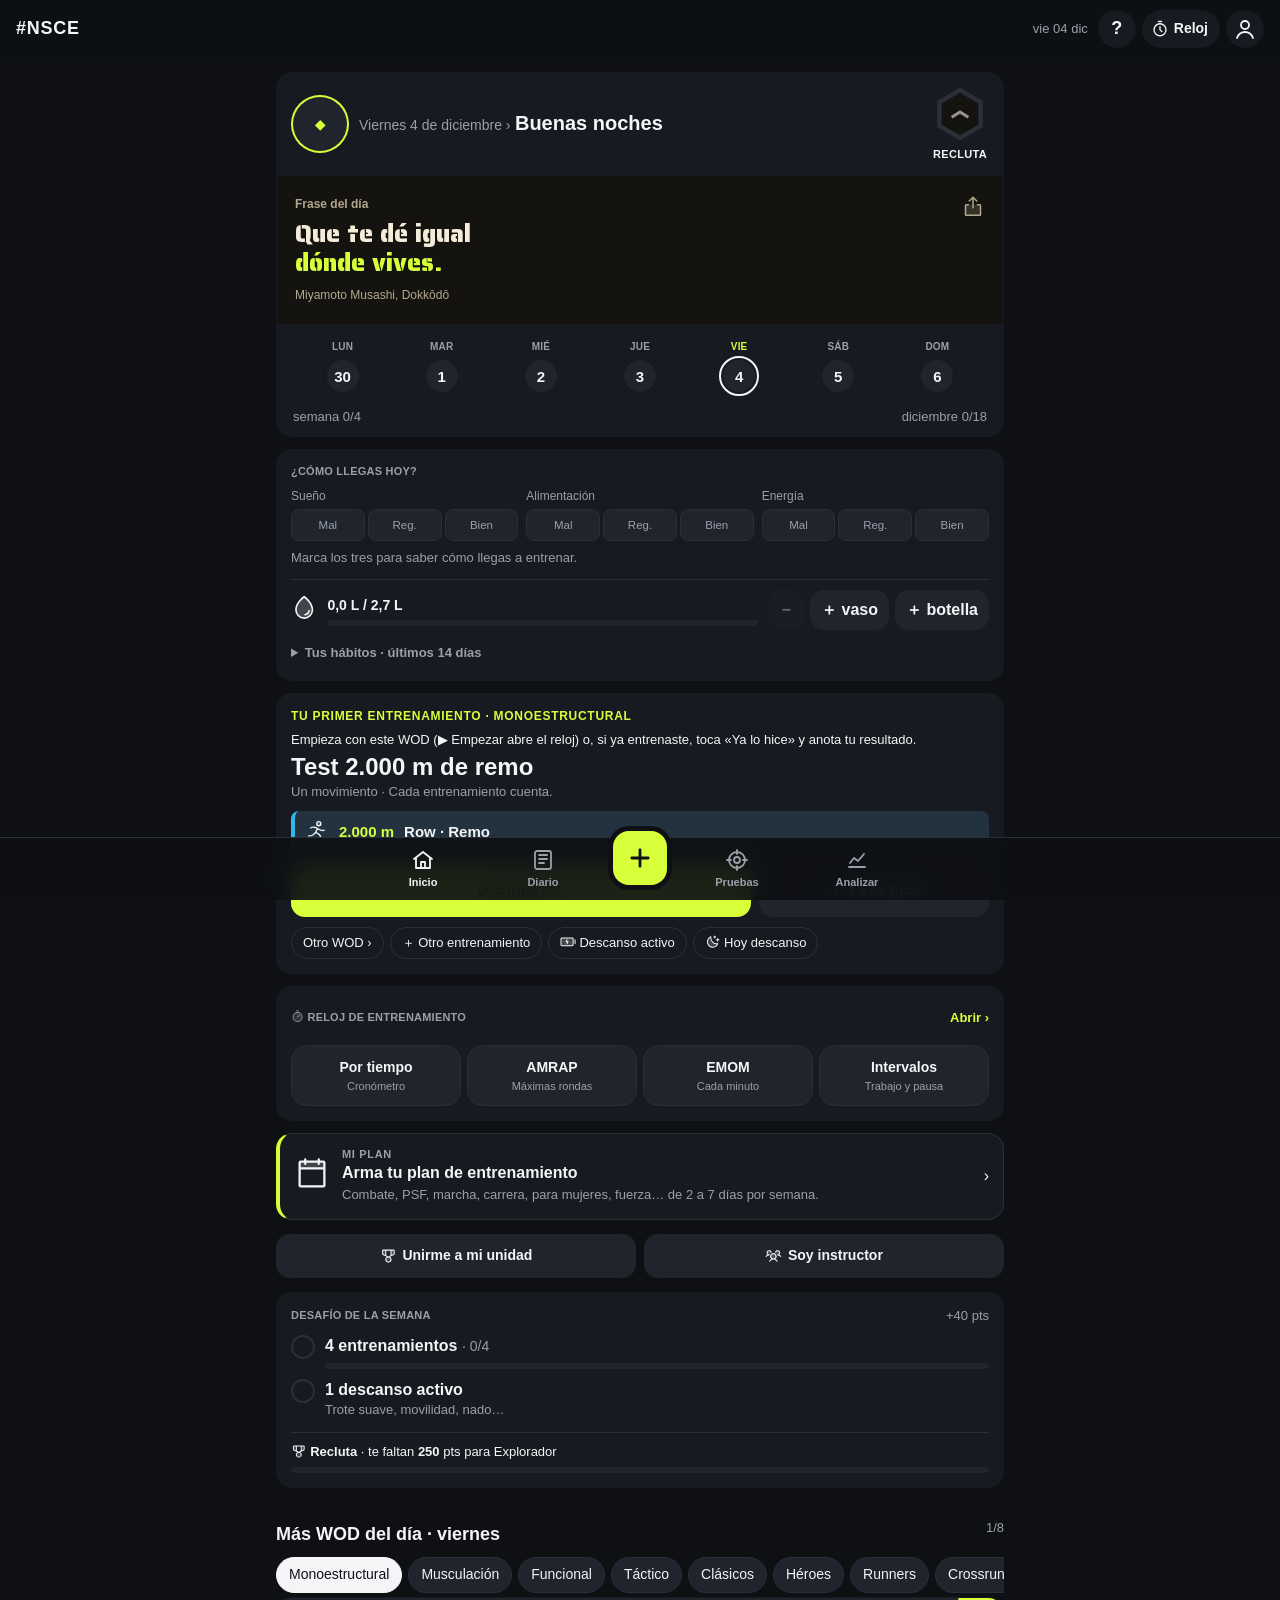
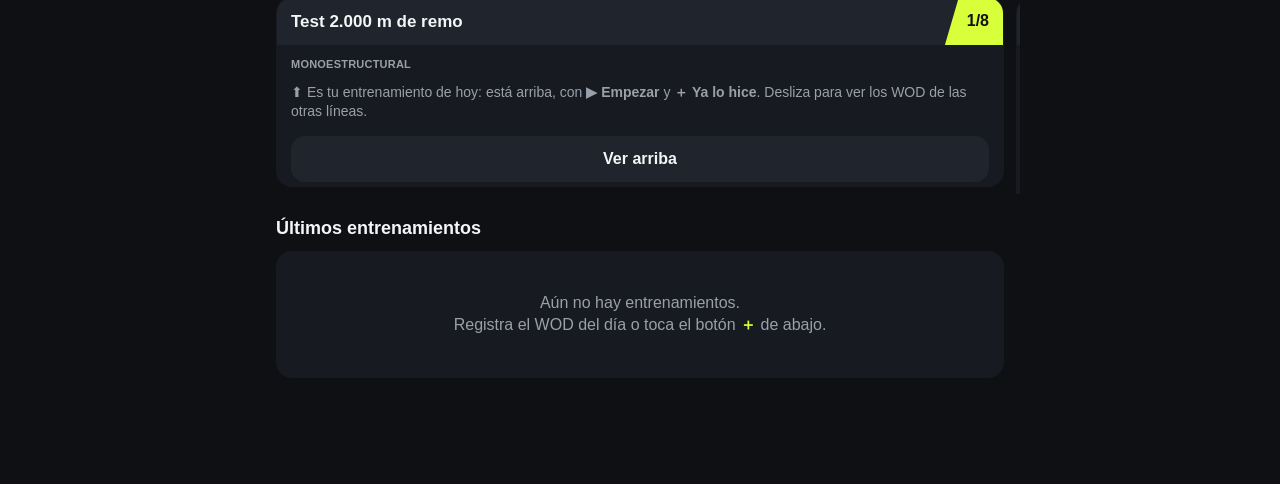
<file: index.html>
<!doctype html>
<html lang="es-CL">
<head>
<meta charset="utf-8">
<meta name="viewport" content="width=device-width, initial-scale=1, viewport-fit=cover">
<title>#NSCE</title>
<meta name="description" content="Seguimiento de entrenamiento físico y Pruebas de Suficiencia Física">
<meta name="theme-color" content="#0e1014">
<meta name="apple-mobile-web-app-capable" content="yes">
<meta name="mobile-web-app-capable" content="yes">
<meta name="apple-mobile-web-app-status-bar-style" content="black-translucent">
<meta name="apple-mobile-web-app-title" content="NSCE">
<link rel="manifest" href="manifest.webmanifest">
<link rel="icon" href="iconos/icono.svg" type="image/svg+xml">
<link rel="apple-touch-icon" href="iconos/icono-180.png">
<link rel="stylesheet" href="estilos.css?v=206">
</head>
<body>
<header class="barra-sup">
  <div class="marca" id="marca"></div>
  <div class="sub" id="subtitulo"></div>
  <button class="btn-perfil btn-ayuda" id="bAyuda" aria-label="Ayuda de esta pantalla">?</button>
  <button class="btn-perfil btn-reloj" id="bReloj" data-v="reloj" aria-label="Reloj de entrenamiento"><svg class="ico" viewBox="0 0 24 24"><circle cx="12" cy="13" r="8"/><path d="M12 9v4l2.5 2.5M10 2h4"/></svg><span>Reloj</span></button>
  <button class="btn-perfil" id="bPerfil" data-v="perfil" aria-label="Perfil y ajustes"><svg class="ico" viewBox="0 0 24 24"><circle cx="12" cy="8" r="4"/><path d="M4 21c1.5-4 4.5-6 8-6s6.5 2 8 6"/></svg></button>
</header>

<main id="vista"></main>

<nav class="pestanas" id="pestanas">
  <button data-v="hoy"><svg class="ico" viewBox="0 0 24 24"><path d="M3 11l9-7 9 7"/><path d="M5 10v10h14V10"/><path d="M10 20v-6h4v6"/></svg>Inicio</button>
  <button data-v="diario"><svg class="ico" viewBox="0 0 24 24"><rect x="4" y="3" width="16" height="18" rx="2"/><path d="M8 7h8M8 11h8M8 15h5"/></svg>Diario</button>
  <button class="mas" data-v="nuevo" aria-label="Registrar entrenamiento"><svg class="ico" viewBox="0 0 24 24"><path d="M12 5v14M5 12h14"/></svg></button>
  <button data-v="psf"><svg class="ico" viewBox="0 0 24 24"><circle cx="12" cy="12" r="8"/><circle cx="12" cy="12" r="3"/><path d="M12 2v4M12 18v4M2 12h4M18 12h4"/></svg>Pruebas</button>
  <button data-v="progreso"><svg class="ico" viewBox="0 0 24 24"><path d="M4 19h16"/><path d="M5 15l4-5 4 3 6-7"/></svg>Analizar</button>
</nav>

<div id="aviso" class="aviso" hidden></div>
<dialog id="dialogo"></dialog>

<script src="iconos.js?v=206"></script>
<script src="nativa.js?v=206"></script>
<script src="psf.js?v=206"></script>
<script src="movimientos.js?v=206"></script>
<script src="registro.js?v=206"></script>
<script src="escalar.js?v=206"></script>
<script src="tramos.js?v=206"></script>
<script src="esfuerzo.js?v=206"></script>
<script src="gps.js?v=206"></script>
<script src="protocolos.js?v=206"></script>
<script src="programa.js?v=206"></script>
<script src="diario.js?v=206"></script>
<script src="perfil.js?v=206"></script>
<script src="inbody.js?v=206"></script>
<script src="estado.js?v=206"></script>
<script src="recompensas.js?v=206"></script>
<script src="desafio.js?v=206"></script>
<script src="energia.js?v=206"></script>
<script src="analizar.js?v=206"></script>
<script src="descanso.js?v=206"></script>
<script src="plan.js?v=206"></script>
<script src="psfplan.js?v=206"></script>
<script src="mujer.js?v=206"></script>
<script src="empezar.js?v=206"></script>
<script src="cuerpo.js?v=206"></script>
<script src="agenda.js?v=206"></script>
<script src="social.js?v=206"></script>
<script src="proteger.js?v=206"></script>
<script src="bienvenida.js?v=206"></script>
<script src="pruebas.js?v=206"></script>
<script src="repetir.js?v=206"></script>
<script src="compartir.js?v=206"></script>
<script src="comparar.js?v=206"></script>
<script src="discos.js?v=206"></script>
<script src="afiches.js?v=206"></script>
<script src="importar.js?v=206"></script>
<script src="unidad.js?v=206"></script>
<script src="amigos.js?v=206"></script>
<script src="qr.js?v=206"></script>
<script src="invitar.js?v=206"></script>
<script src="diadia.js?v=206"></script>
<script src="frases_dia.js?v=206"></script>
<script src="saludo.js?v=206"></script>
<script src="parche.js?v=206"></script>
<script src="psfantes.js?v=206"></script>
<script src="box.js?v=206"></script>
<script src="nube-config.js?v=206"></script>
<script src="nube.js?v=206"></script>
<script src="avisos.js?v=206"></script>
<script src="salud.js?v=206"></script>
<script src="relojfondo.js?v=206"></script>
<script src="reloj_datos.js?v=206"></script>
<script src="plus.js?v=206"></script>
<script src="logro_hoy.js?v=206"></script>
<script src="fuentes.js?v=206"></script>
<script src="guia.js?v=206"></script>
<script src="app.js?v=206"></script>
</body>
</html>
</file>
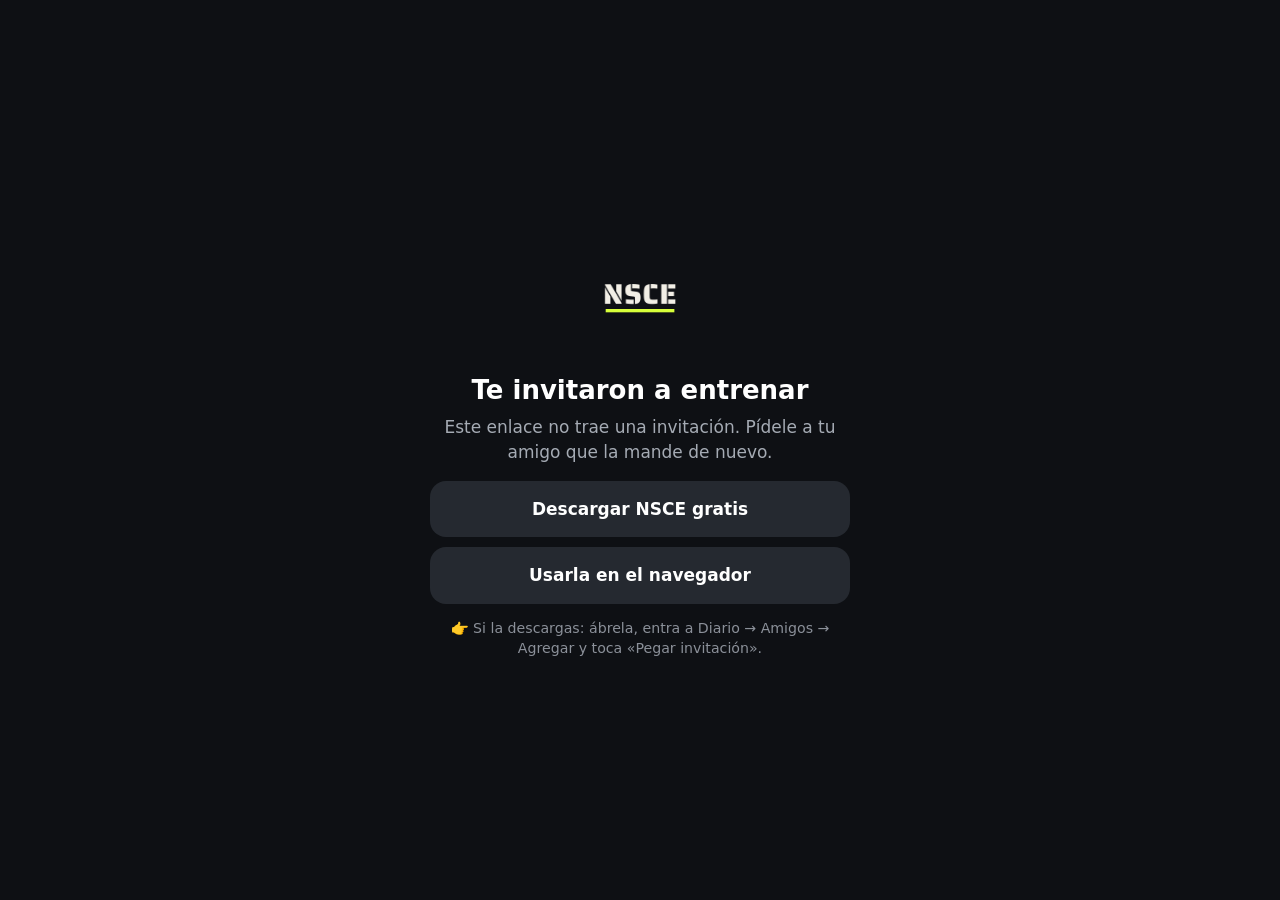
<file: amigo.html>
<!doctype html><html lang="es"><head><meta charset="utf-8"><meta name="viewport" content="width=device-width,initial-scale=1"><meta name="robots" content="noindex"><meta name="referrer" content="no-referrer"><title>Te invitaron a NSCE</title>
<meta property="og:title" content="Te invitaron a entrenar en NSCE"><meta property="og:description" content="Entrena, registra y compite con tus amigos."><meta property="og:image" content="https://juanpablomon-ui.github.io/tacfitnsce/iconos/icono-512.png">
<style>*{box-sizing:border-box}body{margin:0;background:#0e1014;color:#fff;font:17px/1.45 -apple-system,system-ui,sans-serif;min-height:100svh;display:flex;align-items:center;justify-content:center;padding:20px}main{max-width:420px;width:100%;text-align:center}img{width:110px;border-radius:26px}h1{margin:14px 0 4px;font-size:26px}p{color:#a5abb4;margin:6px 0 16px}a.b{display:block;background:#252930;color:#fff;text-decoration:none;font-weight:800;border-radius:16px;padding:16px;margin:10px 0}a.p{background:#d7ff3a;color:#111}small{color:#8b9099;display:block;margin-top:14px}</style></head><body><main>
<img src="iconos/icono-512.png" alt="NSCE"><h1>Te invitaron a entrenar</h1><p id="t">Acepta y sean amigos en NSCE.</p>
<a class="b p" id="abrir" href="#">Ya tengo NSCE: abrir</a><a class="b" id="baja" href="https://apps.apple.com/app/id6832364676">Descargar NSCE gratis</a><a class="b" id="web" href="./">Usarla en el navegador</a>
<small id="n">👉 Si la descargas: ábrela, entra a Diario → Amigos → Agregar y toca «Pegar invitación».</small></main>
<script>
(function(){ var m = /A-[A-Z0-9]{6}/i.exec(location.hash), c = m ? m[0].toUpperCase() : '', $ = function(i){ return document.getElementById(i); };
  if(!c){ $('t').textContent = 'Este enlace no trae una invitación. Pídele a tu amigo que la mande de nuevo.'; $('abrir').remove(); return; }
  $('abrir').href = 'nsce://amigo/' + c; $('web').href = './#amigo=' + c;
  $('baja').onclick = function(){ try{ navigator.clipboard.writeText('Invitación NSCE ' + c); }catch(e){} };
  $('n').textContent += ' Tu código: ' + c + '.';
  if(!/iPhone|iPad|iPod/.test(navigator.userAgent)){ $('abrir').remove(); $('web').className = 'b p'; }
})();
</script></body></html>
</file>
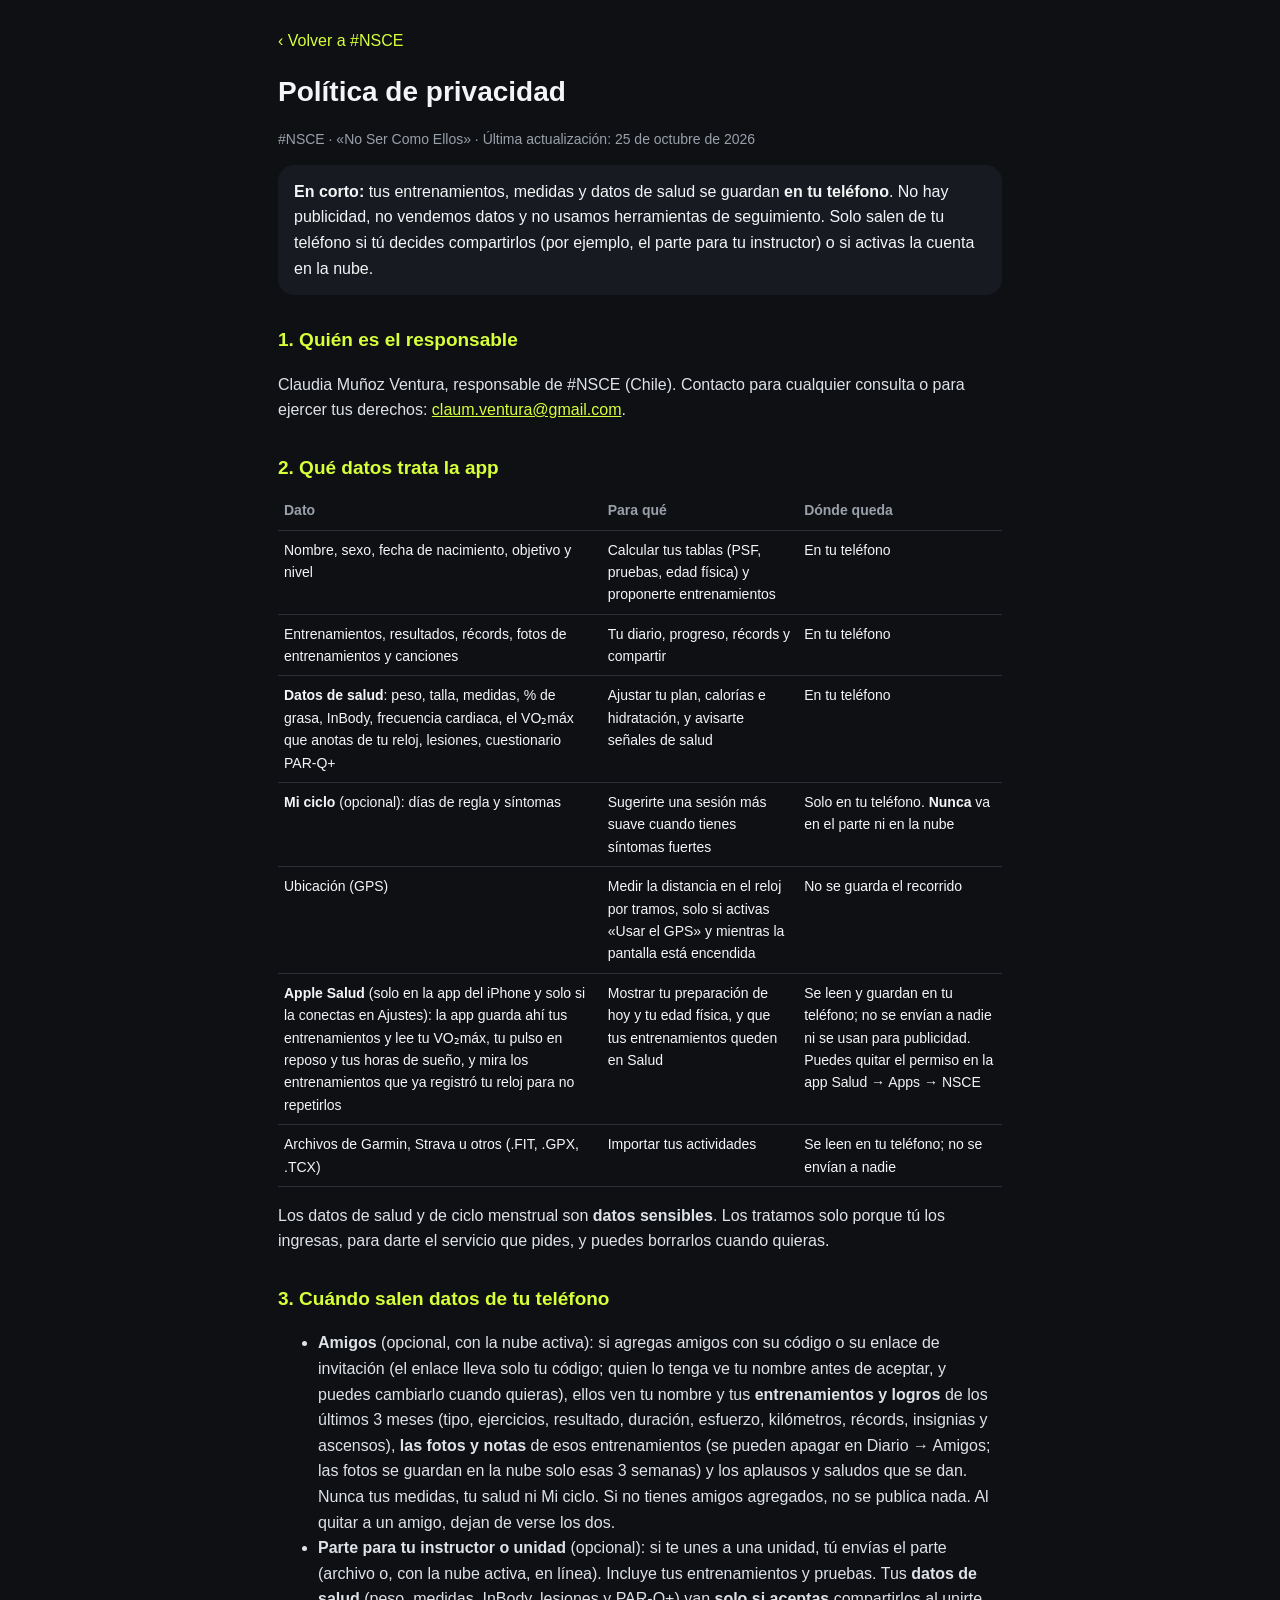
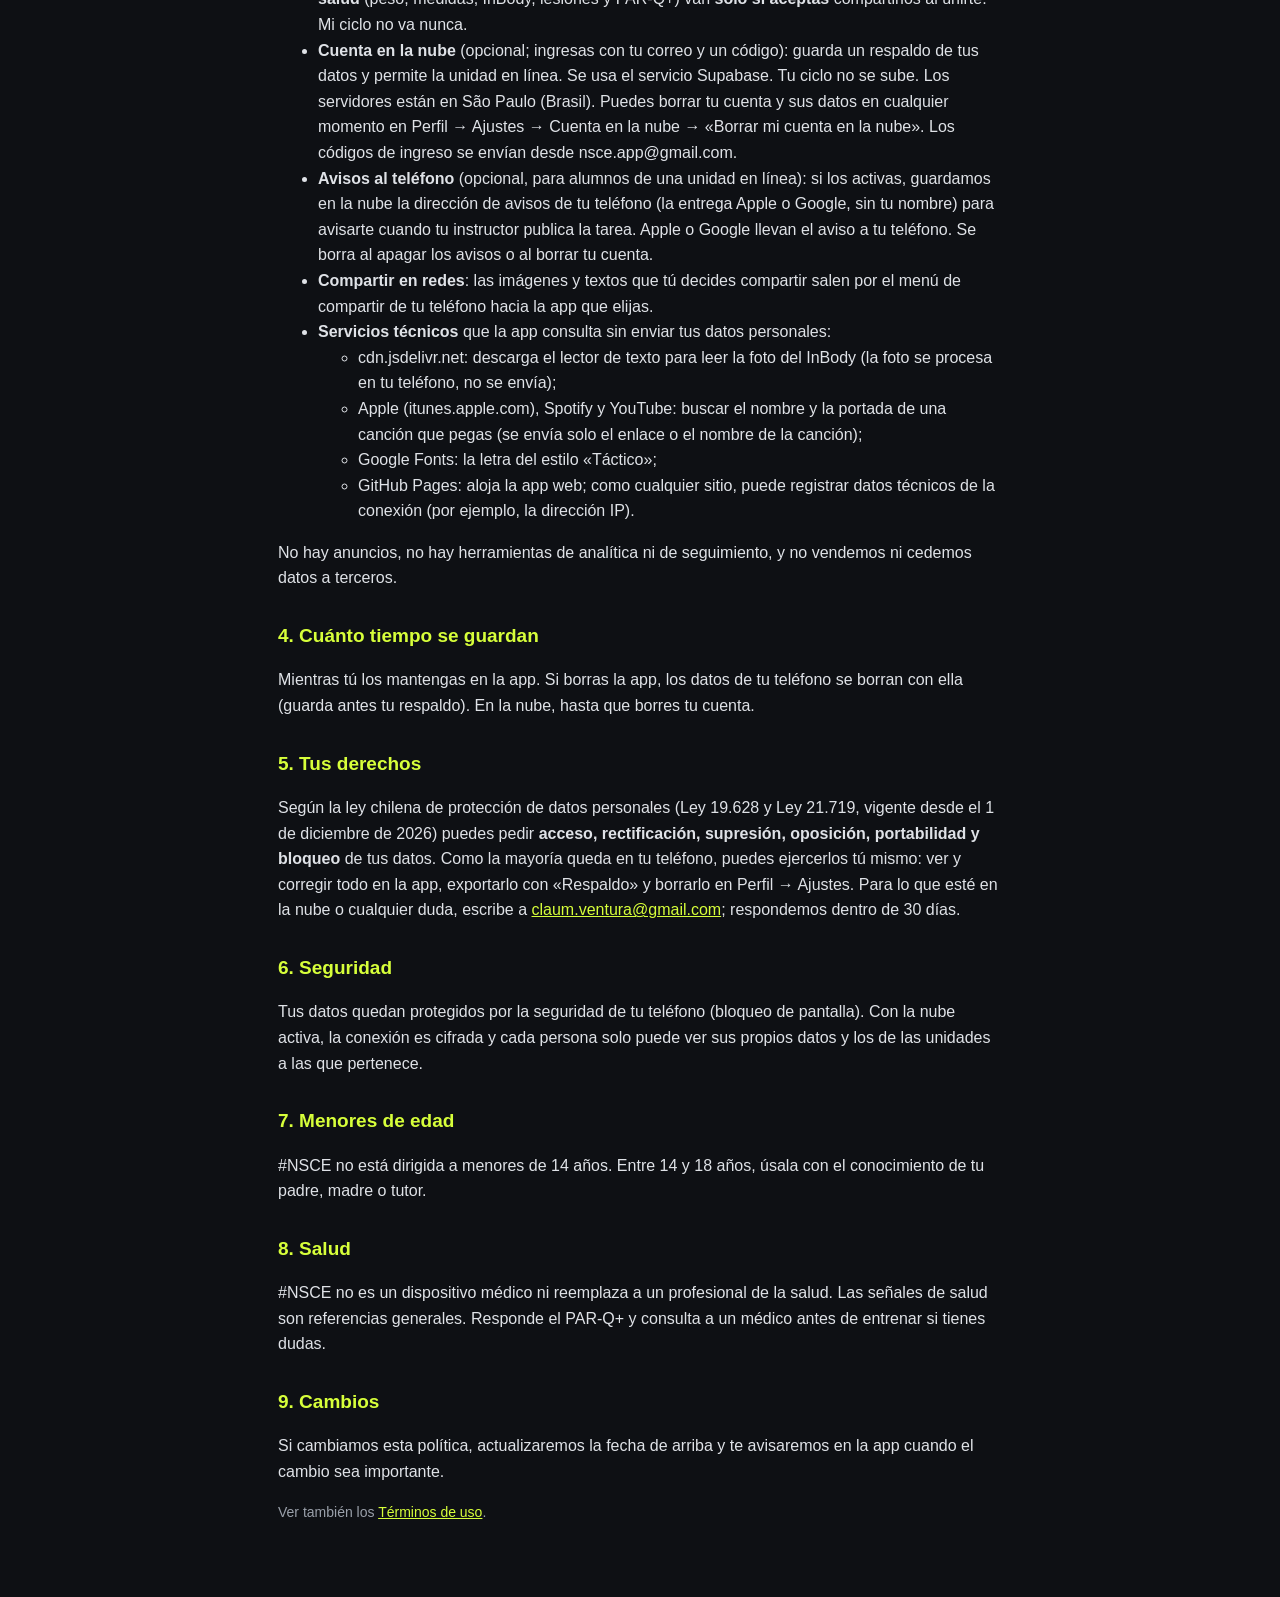
<file: privacidad.html>
<!doctype html>
<html lang="es"><head><meta charset="utf-8"><meta name="viewport" content="width=device-width, initial-scale=1">
<title>#NSCE · Política de privacidad</title>
<meta name="description" content="Política de privacidad de la app #NSCE (No Ser Como Ellos), entrenamiento físico y de combate.">
<style>
:root{ --fondo:#0e1014; --panel:#171a20; --borde:#2a2f38; --texto:#f4f5f7; --suave:#9aa0aa; --acento:#d7ff3a; color-scheme:dark; }
*{ box-sizing:border-box; } body{ margin:0; background:var(--fondo); color:var(--texto); font:16px/1.6 -apple-system, BlinkMacSystemFont, "Segoe UI", Roboto, sans-serif; }
main{ max-width:760px; margin:0 auto; padding:28px 18px 60px; } h1{ font-size:28px; margin:0 0 4px; } h2{ font-size:19px; margin:30px 0 8px; color:var(--acento); }
p, li{ color:#dfe2e7; } .suave{ color:var(--suave); font-size:14px; } a{ color:var(--acento); }
.caja{ background:var(--panel); border-radius:16px; padding:14px 16px; margin:14px 0; } table{ width:100%; border-collapse:collapse; font-size:14px; }
td, th{ text-align:left; padding:8px 6px; border-bottom:1px solid var(--borde); vertical-align:top; } th{ color:var(--suave); font-weight:600; }
.volver{ display:inline-block; margin-bottom:16px; text-decoration:none; }
</style></head><body><main>
<a class="volver" href="./">‹ Volver a #NSCE</a>
<h1>Política de privacidad</h1>
<p class="suave">#NSCE · «No Ser Como Ellos» · Última actualización: 25 de octubre de 2026</p>

<div class="caja"><b>En corto:</b> tus entrenamientos, medidas y datos de salud se guardan <b>en tu teléfono</b>. No hay publicidad, no vendemos datos y no usamos
herramientas de seguimiento. Solo salen de tu teléfono si tú decides compartirlos (por ejemplo, el parte para tu instructor) o si activas la cuenta en la nube.</div>

<h2>1. Quién es el responsable</h2>
<p>Claudia Muñoz Ventura, responsable de #NSCE (Chile). Contacto para cualquier consulta o para ejercer tus derechos: <a href="mailto:claum.ventura@gmail.com">claum.ventura@gmail.com</a>.</p>

<h2>2. Qué datos trata la app</h2>
<table>
<tr><th>Dato</th><th>Para qué</th><th>Dónde queda</th></tr>
<tr><td>Nombre, sexo, fecha de nacimiento, objetivo y nivel</td><td>Calcular tus tablas (PSF, pruebas, edad física) y proponerte entrenamientos</td><td>En tu teléfono</td></tr>
<tr><td>Entrenamientos, resultados, récords, fotos de entrenamientos y canciones</td><td>Tu diario, progreso, récords y compartir</td><td>En tu teléfono</td></tr>
<tr><td><b>Datos de salud</b>: peso, talla, medidas, % de grasa, InBody, frecuencia cardiaca, el VO₂máx que anotas de tu reloj, lesiones, cuestionario PAR-Q+</td><td>Ajustar tu plan, calorías e hidratación, y avisarte señales de salud</td><td>En tu teléfono</td></tr>
<tr><td><b>Mi ciclo</b> (opcional): días de regla y síntomas</td><td>Sugerirte una sesión más suave cuando tienes síntomas fuertes</td><td>Solo en tu teléfono. <b>Nunca</b> va en el parte ni en la nube</td></tr>
<tr><td>Ubicación (GPS)</td><td>Medir la distancia en el reloj por tramos, solo si activas «Usar el GPS» y mientras la pantalla está encendida</td><td>No se guarda el recorrido</td></tr>
<tr><td><b>Apple Salud</b> (solo en la app del iPhone y solo si la conectas en Ajustes): la app guarda ahí tus entrenamientos y lee tu VO₂máx, tu pulso en reposo y tus horas de sueño, y mira los entrenamientos que ya registró tu reloj para no repetirlos</td><td>Mostrar tu preparación de hoy y tu edad física, y que tus entrenamientos queden en Salud</td><td>Se leen y guardan en tu teléfono; no se envían a nadie ni se usan para publicidad. Puedes quitar el permiso en la app Salud → Apps → NSCE</td></tr>
<tr><td>Archivos de Garmin, Strava u otros (.FIT, .GPX, .TCX)</td><td>Importar tus actividades</td><td>Se leen en tu teléfono; no se envían a nadie</td></tr>
</table>
<p>Los datos de salud y de ciclo menstrual son <b>datos sensibles</b>. Los tratamos solo porque tú los ingresas, para darte el servicio que pides, y puedes borrarlos cuando quieras.</p>

<h2>3. Cuándo salen datos de tu teléfono</h2>
<ul>
<li><b>Amigos</b> (opcional, con la nube activa): si agregas amigos con su código o su enlace de invitación (el enlace lleva solo tu código; quien lo tenga ve tu nombre antes de aceptar, y puedes cambiarlo cuando quieras), ellos ven tu nombre y tus <b>entrenamientos y logros</b> de los últimos 3 meses (tipo, ejercicios, resultado, duración, esfuerzo, kilómetros, récords, insignias y ascensos), <b>las fotos y notas</b> de esos entrenamientos (se pueden apagar en Diario → Amigos; las fotos se guardan en la nube solo esas 3 semanas) y los aplausos y saludos que se dan. Nunca tus medidas, tu salud ni Mi ciclo. Si no tienes amigos agregados, no se publica nada. Al quitar a un amigo, dejan de verse los dos.</li>
<li><b>Parte para tu instructor o unidad</b> (opcional): si te unes a una unidad, tú envías el parte (archivo o, con la nube activa, en línea). Incluye tus entrenamientos y pruebas. Tus <b>datos de salud</b> (peso, medidas, InBody, lesiones y PAR-Q+) van <b>solo si aceptas</b> compartirlos al unirte. Mi ciclo no va nunca.</li>
<li><b>Cuenta en la nube</b> (opcional; ingresas con tu correo y un código): guarda un respaldo de tus datos y permite la unidad en línea. Se usa el servicio Supabase. Tu ciclo no se sube. Los servidores están en São Paulo (Brasil). Puedes borrar tu cuenta y sus datos en cualquier momento en Perfil → Ajustes → Cuenta en la nube → «Borrar mi cuenta en la nube». Los códigos de ingreso se envían desde nsce.app@gmail.com.</li>
<li><b>Avisos al teléfono</b> (opcional, para alumnos de una unidad en línea): si los activas, guardamos en la nube la dirección de avisos de tu teléfono (la entrega Apple o Google, sin tu nombre) para avisarte cuando tu instructor publica la tarea. Apple o Google llevan el aviso a tu teléfono. Se borra al apagar los avisos o al borrar tu cuenta.</li>
<li><b>Compartir en redes</b>: las imágenes y textos que tú decides compartir salen por el menú de compartir de tu teléfono hacia la app que elijas.</li>
<li><b>Servicios técnicos</b> que la app consulta sin enviar tus datos personales:
  <ul><li>cdn.jsdelivr.net: descarga el lector de texto para leer la foto del InBody (la foto se procesa en tu teléfono, no se envía);</li>
  <li>Apple (itunes.apple.com), Spotify y YouTube: buscar el nombre y la portada de una canción que pegas (se envía solo el enlace o el nombre de la canción);</li>
  <li>Google Fonts: la letra del estilo «Táctico»;</li>
  <li>GitHub Pages: aloja la app web; como cualquier sitio, puede registrar datos técnicos de la conexión (por ejemplo, la dirección IP).</li></ul></li>
</ul>
<p>No hay anuncios, no hay herramientas de analítica ni de seguimiento, y no vendemos ni cedemos datos a terceros.</p>

<h2>4. Cuánto tiempo se guardan</h2>
<p>Mientras tú los mantengas en la app. Si borras la app, los datos de tu teléfono se borran con ella (guarda antes tu respaldo). En la nube, hasta que borres tu cuenta.</p>

<h2>5. Tus derechos</h2>
<p>Según la ley chilena de protección de datos personales (Ley 19.628 y Ley 21.719, vigente desde el 1 de diciembre de 2026) puedes pedir <b>acceso, rectificación, supresión, oposición, portabilidad y bloqueo</b> de tus datos. Como la mayoría queda en tu teléfono, puedes ejercerlos tú mismo: ver y corregir todo en la app, exportarlo con «Respaldo» y borrarlo en Perfil → Ajustes. Para lo que esté en la nube o cualquier duda, escribe a <a href="mailto:claum.ventura@gmail.com">claum.ventura@gmail.com</a>; respondemos dentro de 30 días.</p>

<h2>6. Seguridad</h2>
<p>Tus datos quedan protegidos por la seguridad de tu teléfono (bloqueo de pantalla). Con la nube activa, la conexión es cifrada y cada persona solo puede ver sus propios datos y los de las unidades a las que pertenece.</p>

<h2>7. Menores de edad</h2>
<p>#NSCE no está dirigida a menores de 14 años. Entre 14 y 18 años, úsala con el conocimiento de tu padre, madre o tutor.</p>

<h2>8. Salud</h2>
<p>#NSCE no es un dispositivo médico ni reemplaza a un profesional de la salud. Las señales de salud son referencias generales. Responde el PAR-Q+ y consulta a un médico antes de entrenar si tienes dudas.</p>

<h2>9. Cambios</h2>
<p>Si cambiamos esta política, actualizaremos la fecha de arriba y te avisaremos en la app cuando el cambio sea importante.</p>
<p class="suave">Ver también los <a href="terminos.html">Términos de uso</a>.</p>
</main></body></html>
</file>
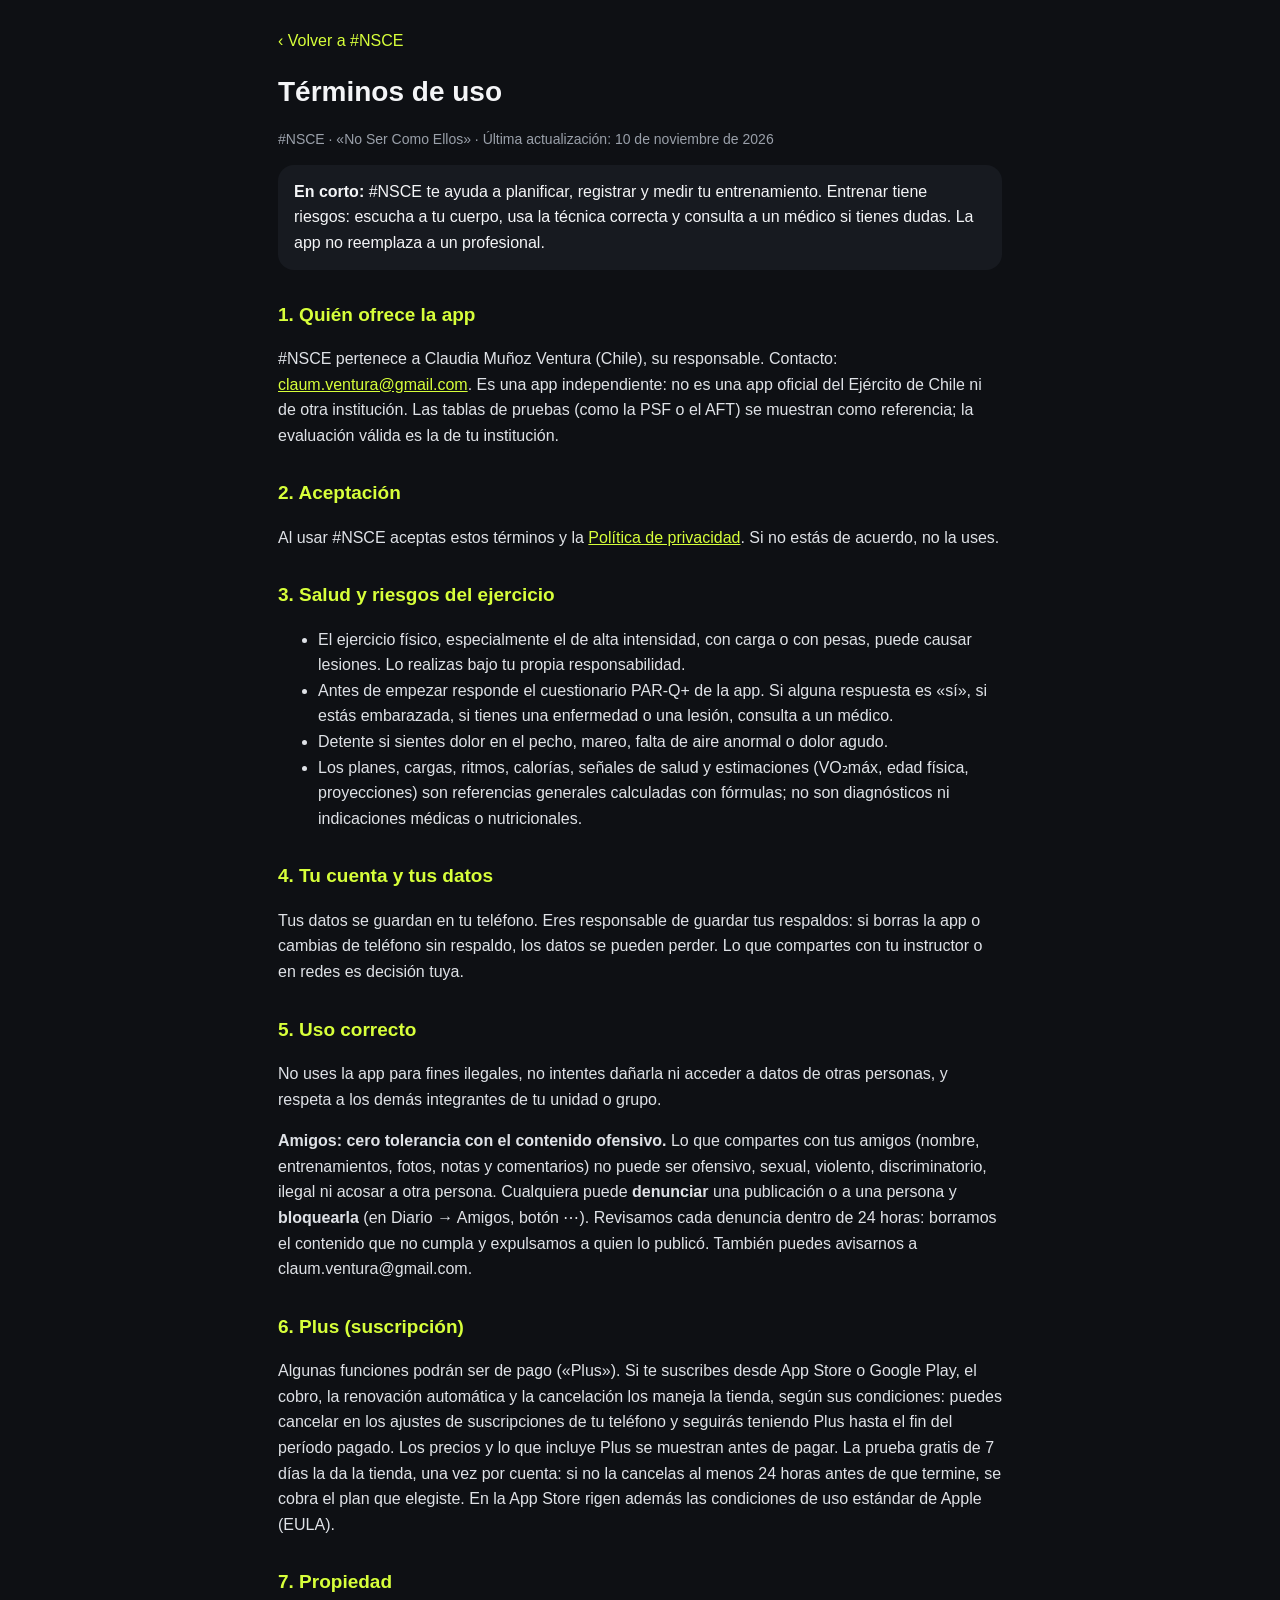
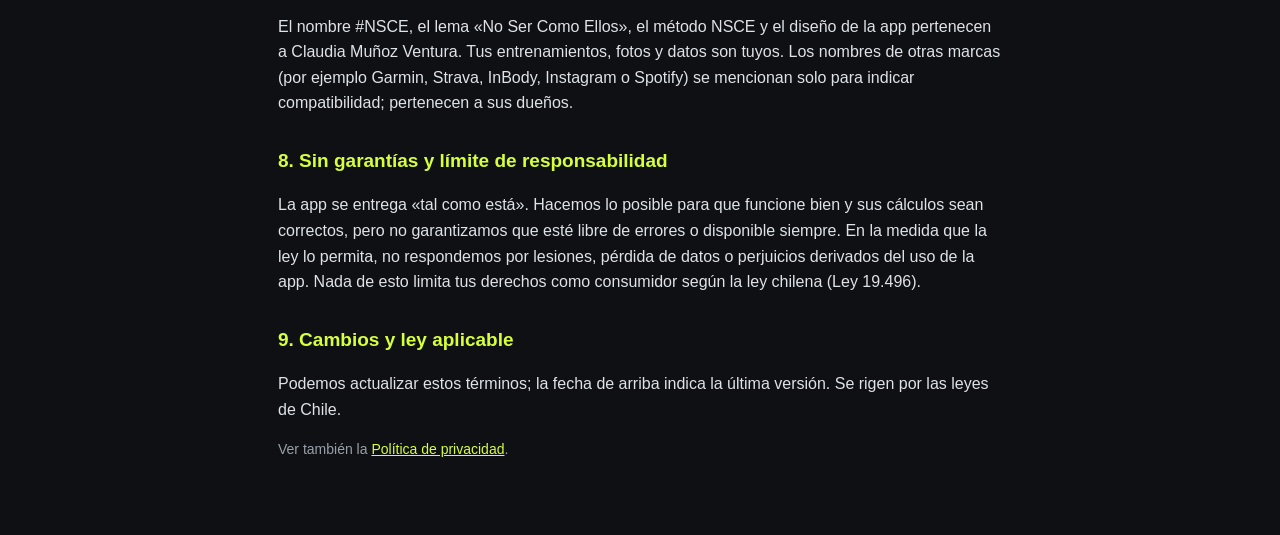
<file: terminos.html>
<!doctype html>
<html lang="es"><head><meta charset="utf-8"><meta name="viewport" content="width=device-width, initial-scale=1">
<title>#NSCE · Términos de uso</title>
<meta name="description" content="Términos de uso de la app #NSCE (No Ser Como Ellos), entrenamiento físico y de combate.">
<style>
:root{ --fondo:#0e1014; --panel:#171a20; --borde:#2a2f38; --texto:#f4f5f7; --suave:#9aa0aa; --acento:#d7ff3a; color-scheme:dark; }
*{ box-sizing:border-box; } body{ margin:0; background:var(--fondo); color:var(--texto); font:16px/1.6 -apple-system, BlinkMacSystemFont, "Segoe UI", Roboto, sans-serif; }
main{ max-width:760px; margin:0 auto; padding:28px 18px 60px; } h1{ font-size:28px; margin:0 0 4px; } h2{ font-size:19px; margin:30px 0 8px; color:var(--acento); }
p, li{ color:#dfe2e7; } .suave{ color:var(--suave); font-size:14px; } a{ color:var(--acento); }
.caja{ background:var(--panel); border-radius:16px; padding:14px 16px; margin:14px 0; } .volver{ display:inline-block; margin-bottom:16px; text-decoration:none; }
</style></head><body><main>
<a class="volver" href="./">‹ Volver a #NSCE</a>
<h1>Términos de uso</h1>
<p class="suave">#NSCE · «No Ser Como Ellos» · Última actualización: 10 de noviembre de 2026</p>

<div class="caja"><b>En corto:</b> #NSCE te ayuda a planificar, registrar y medir tu entrenamiento. Entrenar tiene riesgos: escucha a tu cuerpo, usa
la técnica correcta y consulta a un médico si tienes dudas. La app no reemplaza a un profesional.</div>

<h2>1. Quién ofrece la app</h2>
<p>#NSCE pertenece a Claudia Muñoz Ventura (Chile), su responsable. Contacto: <a href="mailto:claum.ventura@gmail.com">claum.ventura@gmail.com</a>. Es una app independiente:
no es una app oficial del Ejército de Chile ni de otra institución. Las tablas de pruebas (como la PSF o el AFT) se muestran como referencia; la evaluación válida es la de tu institución.</p>

<h2>2. Aceptación</h2>
<p>Al usar #NSCE aceptas estos términos y la <a href="privacidad.html">Política de privacidad</a>. Si no estás de acuerdo, no la uses.</p>

<h2>3. Salud y riesgos del ejercicio</h2>
<ul>
<li>El ejercicio físico, especialmente el de alta intensidad, con carga o con pesas, puede causar lesiones. Lo realizas bajo tu propia responsabilidad.</li>
<li>Antes de empezar responde el cuestionario PAR-Q+ de la app. Si alguna respuesta es «sí», si estás embarazada, si tienes una enfermedad o una lesión, consulta a un médico.</li>
<li>Detente si sientes dolor en el pecho, mareo, falta de aire anormal o dolor agudo.</li>
<li>Los planes, cargas, ritmos, calorías, señales de salud y estimaciones (VO₂máx, edad física, proyecciones) son referencias generales calculadas con fórmulas; no son diagnósticos ni indicaciones médicas o nutricionales.</li>
</ul>

<h2>4. Tu cuenta y tus datos</h2>
<p>Tus datos se guardan en tu teléfono. Eres responsable de guardar tus respaldos: si borras la app o cambias de teléfono sin respaldo, los datos se pueden perder. Lo que compartes con tu instructor o en redes es decisión tuya.</p>

<h2>5. Uso correcto</h2>
<p>No uses la app para fines ilegales, no intentes dañarla ni acceder a datos de otras personas, y respeta a los demás integrantes de tu unidad o grupo.</p>
<p><b>Amigos: cero tolerancia con el contenido ofensivo.</b> Lo que compartes con tus amigos (nombre, entrenamientos, fotos, notas y comentarios) no puede ser
ofensivo, sexual, violento, discriminatorio, ilegal ni acosar a otra persona. Cualquiera puede <b>denunciar</b> una publicación o a una persona y
<b>bloquearla</b> (en Diario → Amigos, botón ⋯). Revisamos cada denuncia dentro de 24 horas: borramos el contenido que no cumpla y expulsamos a quien lo publicó.
También puedes avisarnos a claum.ventura@gmail.com.</p>

<h2>6. Plus (suscripción)</h2>
<p>Algunas funciones podrán ser de pago («Plus»). Si te suscribes desde App Store o Google Play, el cobro, la renovación automática y la cancelación los maneja la tienda,
según sus condiciones: puedes cancelar en los ajustes de suscripciones de tu teléfono y seguirás teniendo Plus hasta el fin del período pagado.
Los precios y lo que incluye Plus se muestran antes de pagar. La prueba gratis de 7 días la da la tienda, una vez por cuenta: si no la cancelas al menos 24 horas antes de que termine, se cobra el plan que elegiste. En la App Store rigen además las condiciones de uso estándar de Apple (EULA).</p>

<h2>7. Propiedad</h2>
<p>El nombre #NSCE, el lema «No Ser Como Ellos», el método NSCE y el diseño de la app pertenecen a Claudia Muñoz Ventura. Tus entrenamientos, fotos y datos son tuyos.
Los nombres de otras marcas (por ejemplo Garmin, Strava, InBody, Instagram o Spotify) se mencionan solo para indicar compatibilidad; pertenecen a sus dueños.</p>

<h2>8. Sin garantías y límite de responsabilidad</h2>
<p>La app se entrega «tal como está». Hacemos lo posible para que funcione bien y sus cálculos sean correctos, pero no garantizamos que esté libre de errores
o disponible siempre. En la medida que la ley lo permita, no respondemos por lesiones, pérdida de datos o perjuicios derivados del uso de la app. Nada de esto limita
tus derechos como consumidor según la ley chilena (Ley 19.496).</p>

<h2>9. Cambios y ley aplicable</h2>
<p>Podemos actualizar estos términos; la fecha de arriba indica la última versión. Se rigen por las leyes de Chile.</p>
<p class="suave">Ver también la <a href="privacidad.html">Política de privacidad</a>.</p>
</main></body></html>
</file>
<file: estilos.css>
:root{
  /* Deportivo (principal): grafito, letra moderna y lima solo para lo importante */
  --fondo:#0e1014; --panel:#171a20; --panel2:#20242c; --borde:#2a2f38; --texto:#f4f5f7; --suave:#9aa0aa;
  --acento:#d7ff3a; --acento-txt:#111111; --mb:#4fd17a; --a:#36b6ea; --na:#ff5d4f; --lm:#b48cf0;
  --radio:16px; --sup:env(safe-area-inset-top); --inf:env(safe-area-inset-bottom);
  --mono:-apple-system, BlinkMacSystemFont, "SF Pro Display", "Segoe UI", Roboto, sans-serif;
  color-scheme:dark;
}
/* Deportivo claro (solo si se elige en Perfil) */
:root[data-tema="claro"]{
  --fondo:#f2f3f5; --panel:#ffffff; --panel2:#eceef1; --borde:#dde0e5; --texto:#111317; --suave:#5d636e;
  --acento:#4d7c0f; --acento-txt:#ffffff; --mb:#1f9a4a; --a:#1f6fa8; --na:#d23b2e; --lm:#6c4fc0; color-scheme:light;
}
/* Táctico (opcional en Perfil): grafito/oliva, letra de máquina y títulos con // */
:root[data-estilo="tactico"]{
  --fondo:#11140f; --panel:#181d14; --panel2:#21271b; --borde:#2f3727; --texto:#e6ead8; --suave:#8a917a;
  --acento:#c6e25a; --acento-txt:#11140f; --mb:#6fd06a; --a:#57b4e6; --na:#ef5b4c; --lm:#b49cf0;
  --radio:10px; --mono:"JetBrains Mono", ui-monospace, SFMono-Regular, Menlo, Consolas, monospace;
}
:root[data-estilo="tactico"][data-tema="claro"]{
  --fondo:#eceee4; --panel:#fbfbf7; --panel2:#e3e6d8; --borde:#cdd2bd; --texto:#1a1f16; --suave:#5e6552;
  --acento:#566f12; --acento-txt:#ffffff; --mb:#2f8a2a; --a:#1f6fa8; --na:#c23a2e; --lm:#6c4fc0; color-scheme:light;
}
:root[data-tema="oscuro"]{ color-scheme:dark; }
*{ box-sizing:border-box; }
html,body{ margin:0; background:var(--fondo); color:var(--texto);
  font:16px/1.4 -apple-system, BlinkMacSystemFont, "SF Pro Text", "Segoe UI", Roboto, sans-serif;
  -webkit-text-size-adjust:100%; -webkit-tap-highlight-color:transparent; }
body{ min-height:100vh; padding-bottom:calc(70px + var(--inf)); }
button,input,select,textarea{ font:inherit; color:inherit; }

.barra-sup{ position:sticky; top:0; z-index:5; display:flex; align-items:center; gap:10px;
  padding:calc(10px + var(--sup)) 16px 10px; background:color-mix(in srgb, var(--fondo) 88%, transparent);
  backdrop-filter:blur(10px); -webkit-backdrop-filter:blur(10px); border-bottom:1px solid var(--borde); }
.marca{ font-family:var(--mono); font-weight:700; letter-spacing:2px; color:var(--acento); font-size:18px; }
.sub{ flex:1; color:var(--suave); font-family:var(--mono); font-size:13px; letter-spacing:1px; text-transform:uppercase; overflow:hidden; white-space:nowrap; text-overflow:ellipsis; text-align:right; }
.btn-perfil{ width:38px; height:38px; flex:none; border-radius:var(--radio); border:1px solid var(--borde); background:var(--panel); color:var(--suave); display:flex; align-items:center; justify-content:center; cursor:pointer; }
.btn-perfil.activa{ color:var(--acento); border-color:var(--acento); }
.ico{ width:24px; height:24px; fill:none; stroke:currentColor; stroke-width:1.8; stroke-linecap:round; stroke-linejoin:round; }

main{ max-width:760px; margin:0 auto; padding:14px 16px 24px; }
h2{ font-size:22px; margin:6px 0 12px; }
h3{ font-family:var(--mono); font-size:12px; font-weight:500; margin:20px 0 8px; color:var(--suave); text-transform:uppercase; letter-spacing:.12em; }
h3::before{ content:"// "; color:var(--acento); }
.grande, .digitos, .num{ font-family:var(--mono); font-variant-numeric:tabular-nums; }

/* 8-nov-2026: tocar rápido dos veces un botón (p. ej. «＋ vaso») agrandaba la pantalla en el iPhone y dejaba las barras corridas:
   sin zoom por doble toque (el zoom con dos dedos sigue en la web) */
html, button, a, input, select, textarea, label, summary{ touch-action:manipulation; }
.pestanas{ position:fixed; left:0; right:0; bottom:0; z-index:6; display:flex; justify-content:center; align-items:center;
  background:var(--panel); border-top:1px solid var(--borde); padding:6px 4px calc(6px + var(--inf)); }
.pestanas button{ flex:1; max-width:120px; background:none; border:0; padding:4px 0; color:var(--suave);
  font-size:10px; font-family:var(--mono); letter-spacing:.06em; text-transform:uppercase; display:flex; flex-direction:column; align-items:center; gap:3px; cursor:pointer; }
.pestanas button.activa{ color:var(--acento); }
.pestanas .mas{ flex:none; width:54px; height:54px; max-width:none; margin:-22px 10px 0; border-radius:16px; background:var(--acento); color:var(--acento-txt);
  box-shadow:0 0 0 5px var(--fondo); justify-content:center; }
.pestanas .mas .ico{ width:28px; height:28px; stroke-width:2.4; }

/* Inicio */
.semana{ display:grid; grid-template-columns:repeat(7, 1fr); gap:4px; }
.semana div{ text-align:center; font-family:var(--mono); font-size:10px; color:var(--suave); }
.semana span{ display:block; height:30px; border-radius:4px; background:var(--panel2); margin-top:4px; }
.semana .si span{ background:var(--acento); }
.semana .hoy span{ outline:2px solid var(--acento); outline-offset:-2px; }
.estado{ font-family:var(--mono); font-size:12px; color:var(--suave); letter-spacing:.06em; margin-top:10px; }
.estado b{ color:var(--texto); font-weight:500; }
.tiles{ display:grid; grid-template-columns:repeat(3, minmax(0, 1fr)); gap:8px; margin-bottom:12px; }
.tile{ background:var(--panel); border:1px solid var(--borde); border-radius:var(--radio); padding:10px 12px; cursor:pointer; text-align:left; }
.tile .k{ font-size:11px; color:var(--suave); line-height:1.25; min-height:28px; }
.tile .v{ font-family:var(--mono); font-size:20px; color:var(--acento); margin-top:4px; white-space:nowrap; }
.tile .v.txt{ font-family:inherit; font-size:14px; font-weight:600; color:var(--texto); white-space:normal; line-height:1.2; }
.entre > .num{ white-space:nowrap; }
.etiqueta{ font-family:var(--mono); font-size:11px; color:var(--acento); letter-spacing:.1em; text-transform:uppercase; }

.tarjeta{ background:var(--panel); border:1px solid var(--borde); border-radius:var(--radio); padding:14px; margin-bottom:12px; }
.fila{ display:flex; gap:10px; align-items:center; flex-wrap:wrap; }
.fila > *{ flex:1; min-width:120px; }
.entre{ display:flex; justify-content:space-between; align-items:center; gap:10px; }
.suave{ color:var(--suave); font-size:14px; }
.chico{ font-size:13px; }
.grande{ font-size:28px; font-weight:800; }

label{ display:block; font-size:13px; color:var(--suave); margin:10px 0 4px; }
input,select,textarea{ width:100%; padding:11px 12px; border-radius:10px; border:1px solid var(--borde);
  background:var(--panel2); outline:none; font-size:16px; }
input:focus,select:focus,textarea:focus{ border-color:var(--acento); }
textarea{ min-height:90px; resize:vertical; }
input[type=checkbox]{ width:auto; margin-right:8px; transform:scale(1.2); }
.check{ display:flex; align-items:center; color:var(--texto); font-size:15px; margin:10px 0; }

.btn{ display:inline-flex; align-items:center; justify-content:center; gap:6px; padding:11px 16px; border-radius:11px;
  border:1px solid var(--borde); background:var(--panel2); cursor:pointer; font-weight:600; min-height:44px; }
.btn.prim{ background:var(--acento); color:var(--acento-txt); border-color:var(--acento); }
.btn.peligro{ color:var(--na); }
.btn.ancho{ width:100%; }
.btn:active{ transform:scale(.98); }
.btns{ display:flex; gap:8px; flex-wrap:wrap; margin-top:12px; }
.btns .btn{ flex:1; }

.chip{ display:inline-block; padding:3px 10px; border-radius:999px; font-size:13px; font-weight:700; color:#fff; white-space:nowrap; }
.chip.MB{ background:var(--mb); } .chip.A{ background:var(--a); } .chip.NA{ background:var(--na); }
.chip.LM,.chip.ACL{ background:var(--lm); } .chip.gris{ background:var(--panel2); color:var(--suave); }

.prueba{ border-left:4px solid var(--borde); }
.prueba.MB{ border-left-color:var(--mb); } .prueba.A{ border-left-color:var(--a); } .prueba.NA{ border-left-color:var(--na); }
.prueba.LM{ border-left-color:var(--lm); }
.meta{ display:flex; gap:14px; font-size:13px; color:var(--suave); margin-top:6px; flex-wrap:wrap; }
.resultado{ text-align:center; padding:18px; }
.resultado .grande{ margin-top:6px; }

.lista{ list-style:none; margin:0; padding:0; }
.lista li{ padding:12px 0; border-bottom:1px solid var(--borde); }
.lista li:last-child{ border-bottom:0; }
.item{ cursor:pointer; }
.titulo{ font-weight:700; }
.pre{ white-space:pre-wrap; color:var(--suave); font-size:14px; margin-top:4px; }
.pr{ color:var(--acento); font-weight:700; }

.segmentos{ display:flex; background:var(--panel2); border-radius:11px; padding:3px; gap:3px; overflow-x:auto; }
.segmentos button{ flex:1; border:0; background:none; padding:9px 8px; border-radius:9px; cursor:pointer; color:var(--suave); white-space:nowrap; font-weight:600; }
.segmentos button.activa{ background:var(--panel); color:var(--texto); box-shadow:0 1px 3px #0003; }

/* Reloj */
.reloj{ text-align:center; padding:20px 10px; }
.reloj .fase{ font-size:18px; font-weight:700; letter-spacing:.1em; text-transform:uppercase; color:var(--suave); min-height:26px; }
.reloj .digitos{ font-size:clamp(64px, 22vw, 160px); font-weight:800; font-variant-numeric:tabular-nums; line-height:1.05; letter-spacing:-2px; }
.reloj .info{ color:var(--suave); font-size:16px; min-height:22px; white-space:pre-line; }
.reloj.trabajo .fase{ color:var(--mb); } .reloj.descanso .fase{ color:var(--a); } .reloj.prep .fase{ color:var(--acento); }
.reloj.fin .fase{ color:var(--acento); }
.rondas{ font-size:44px; font-weight:800; }
.pantalla-reloj{ position:fixed; inset:0; height:100dvh; z-index:20; background:var(--fondo); display:flex; flex-direction:column;
  justify-content:center; padding:calc(20px + var(--sup)) 16px calc(20px + var(--inf)); }
.pantalla-reloj .digitos{ font-size:clamp(90px, 30vw, 300px); }

/* Gráfico */
.grafico svg{ width:100%; height:auto; display:block; }
.grafico .linea{ fill:none; stroke:var(--acento); stroke-width:2.5; }
.grafico .punto{ fill:var(--acento); }
.grafico .eje{ stroke:var(--borde); }
.grafico text{ fill:var(--suave); font-size:11px; }
.grafico .ref{ stroke-dasharray:4 4; stroke-width:1.5; }

.aviso{ position:fixed; left:50%; bottom:calc(84px + var(--inf)); transform:translateX(-50%); z-index:30; background:var(--texto); color:var(--fondo);
  padding:11px 18px; border-radius:12px; font-weight:600; box-shadow:0 6px 20px #0006; max-width:90vw; text-align:center; }
dialog{ border:1px solid var(--borde); border-radius:18px; background:var(--panel); color:var(--texto); padding:16px;
  width:min(560px, calc(100vw - 24px)); max-height:calc(100vh - 40px);
  max-height:calc(100svh - 24px - var(--sup) - var(--inf)); }   /* alto VISIBLE: en Safari del iPhone 100vh queda bajo sus barras */
dialog::backdrop{ background:#000a; }
.vacio{ text-align:center; color:var(--suave); padding:26px 10px; }
.nota{ font-size:12px; color:var(--suave); margin-top:14px; }
details summary{ cursor:pointer; font-weight:600; padding:4px 0; }

/* Registro paso a paso */
dialog.hoja{ width:min(680px, calc(100vw - 16px)); }
.cab{ display:flex; align-items:center; gap:8px; margin-bottom:6px; }
.cab h2{ flex:1; margin:0; font-size:20px; }
.chico-btn{ min-height:36px; min-width:36px; padding:4px 10px; }
.opciones{ display:grid; grid-template-columns:repeat(auto-fit, minmax(220px, 1fr)); gap:10px; }
.opcion{ display:flex; flex-direction:column; gap:6px; text-align:left; padding:16px; border-radius:var(--radio); border:1px solid var(--borde);
  background:var(--panel2); cursor:pointer; min-height:92px; }
.opcion b{ font-size:17px; color:var(--acento); }
.opcion span{ color:var(--suave); font-size:14px; }
.opcion:disabled{ opacity:.5; cursor:default; }
.opcion:disabled b{ color:var(--texto); }
.acento{ color:var(--acento); }
.seccion{ margin-top:14px; }
.movs{ list-style:none; margin:6px 0 0; padding:0; }
.movs li{ display:flex; align-items:center; gap:6px; padding:4px 0; }
.mtxt{ flex:1; text-align:left; background:var(--panel2); border:1px solid var(--borde); border-radius:10px; padding:10px 12px; cursor:pointer; min-height:44px; }
.acciones{ display:flex; flex-wrap:wrap; gap:4px 16px; margin-top:6px; }
.link{ background:none; border:0; color:var(--acento); font-weight:600; padding:8px 0; cursor:pointer; }
.attrs{ display:flex; flex-direction:column; gap:10px; margin-top:6px; }
.attr{ display:flex; align-items:center; gap:8px; opacity:.55; }
.attr.on{ opacity:1; }
.attr input{ flex:1; min-width:0; }
.attr select{ width:auto; }
.attr .lab{ width:96px; color:var(--suave); font-size:14px; }
.attr .unidad{ color:var(--suave); }
.tick{ width:44px; height:44px; flex:none; border-radius:10px; border:1px solid var(--borde); background:var(--panel2); color:var(--suave); font-size:18px; cursor:pointer; }
.attr.on .tick{ background:var(--acento); border-color:var(--acento); color:var(--acento-txt); }
.serie{ display:flex; align-items:center; gap:8px; margin-top:8px; }
.serie input{ flex:1; min-width:0; }
.serie > span:first-child{ width:18px; text-align:right; }
input[type=radio]{ width:auto; margin-right:8px; transform:scale(1.2); }
@media (max-width:420px){ .attr{ gap:6px; } .attr .lab{ width:auto; min-width:0; font-size:12px; flex:none; max-width:74px; } .attr select{ padding:11px 6px; } }

/* Grupos de movimientos: un color cada uno */
:root{ --g-mono:#35b6e8; --g-gim:#4fc979; --g-core:#b48cf0; --g-barra:#f2a33a; --g-mc:#ef6f5e; --g-mil:#a9b85a; --g-maq:#e86fb0; }
.chips{ display:flex; gap:6px; overflow-x:auto; padding:10px 0 2px; scrollbar-width:none; }
.chips::-webkit-scrollbar{ display:none; }
.chips button{ flex:none; border:1px solid var(--borde); background:var(--panel2); border-radius:999px; padding:7px 12px; cursor:pointer; color:var(--texto); font-size:14px; }
.chips button.activa{ background:var(--texto); color:var(--fondo); border-color:var(--texto); }
.mov-item{ display:flex; align-items:center; gap:10px; }
.mov-n{ flex:1; }
.marca-g{ width:10px; height:10px; border-radius:3px; flex:none; background:var(--suave); }
.cuenta{ color:var(--suave); font-size:13px; font-variant-numeric:tabular-nums; }
.g-mono.marca-g, .grupo-mono .marca-g{ background:var(--g-mono); } .g-gim.marca-g{ background:var(--g-gim); } .g-core.marca-g{ background:var(--g-core); }
.g-barra.marca-g{ background:var(--g-barra); } .g-mc.marca-g{ background:var(--g-mc); } .g-mil.marca-g{ background:var(--g-mil); }
h3.t-mono{ color:var(--g-mono); } h3.t-gim{ color:var(--g-gim); } h3.t-core{ color:var(--g-core); }
h3.t-barra{ color:var(--g-barra); } h3.t-mc{ color:var(--g-mc); } h3.t-mil{ color:var(--g-mil); }
.grupos-mov{ display:grid; grid-template-columns:repeat(auto-fit, minmax(260px, 1fr)); gap:12px; }
.grupo-mov{ border-top:4px solid var(--suave); }
.grupo-mov.g-mono{ border-top-color:var(--g-mono); } .grupo-mov.g-gim{ border-top-color:var(--g-gim); } .grupo-mov.g-core{ border-top-color:var(--g-core); }
.grupo-mov.g-barra{ border-top-color:var(--g-barra); } .grupo-mov.g-mc{ border-top-color:var(--g-mc); } .grupo-mov.g-mil{ border-top-color:var(--g-mil); }
.grupo-mov .titulo{ font-size:17px; }
.tabla-mov{ width:100%; border-collapse:collapse; margin-top:8px; font-size:15px; }
.tabla-mov th{ text-align:left; color:var(--suave); font-weight:600; font-size:12px; text-transform:uppercase; letter-spacing:.05em; padding:6px 0; border-bottom:1px solid var(--borde); }
.tabla-mov th:last-child, .tabla-mov td:last-child{ text-align:right; }
.tabla-mov td{ padding:10px 0; border-bottom:1px solid var(--borde); cursor:pointer; }
.tabla-mov tr:last-child td{ border-bottom:0; }
.tabla-mov tr.cero td{ color:var(--suave); }

/* Inicio: portada, meta del mes, chequeo y WOD del día */
.portada{ padding:16px; }
.fecha-grande{ font-family:var(--mono); font-weight:700; font-size:26px; letter-spacing:1px; line-height:1.1; }
.total{ text-align:right; display:flex; flex-direction:column; align-items:flex-end; }
.total b{ font-size:24px; color:var(--acento); line-height:1; }
.total span{ font-family:var(--mono); font-size:10px; color:var(--suave); letter-spacing:.1em; margin-top:3px; }
.dias7{ display:grid; grid-template-columns:repeat(7, 1fr); gap:4px; margin:14px 0 4px; }
.dias7 > div{ display:flex; flex-direction:column; align-items:center; gap:6px; padding:6px 0 8px; border-radius:8px; }
.dias7 .dn{ font-family:var(--mono); font-size:10px; color:var(--suave); letter-spacing:.05em; }
.dias7 .dd{ width:32px; height:32px; display:flex; align-items:center; justify-content:center; border-radius:8px; font-size:15px; }
.dias7 .si .dd{ background:var(--acento); color:var(--acento-txt); font-weight:700; }
.dias7 .hoy .dd{ outline:2px solid var(--acento); outline-offset:1px; }
.dias7 .hoy .dn{ color:var(--acento); }
.meta-mes{ border-top:1px solid var(--borde); margin-top:10px; padding-top:12px; }
.meta-mes .num b{ color:var(--acento); font-size:18px; }
.barra-seg{ display:flex; gap:3px; margin:8px 0 6px; }
.barra-seg span{ flex:1; height:10px; border-radius:2px; background:var(--panel2); }
.barra-seg span.si{ background:var(--acento); }
.fila-ch{ display:flex; align-items:center; gap:10px; margin-top:10px; }
.fila-ch > span{ width:100px; font-size:14px; }
.seg3{ flex:1; display:grid; grid-template-columns:repeat(3, 1fr); gap:4px; }
.seg3 button{ border:1px solid var(--borde); background:var(--panel2); border-radius:8px; padding:8px 4px; cursor:pointer; font-family:var(--mono); font-size:12px; color:var(--suave); }
.seg3 button.activa.n0{ background:var(--na); border-color:var(--na); color:#fff; }
.seg3 button.activa.n1{ background:#e0b63c; border-color:#e0b63c; color:#2a2000; }
.seg3 button.activa.n2{ background:var(--acento); border-color:var(--acento); color:var(--acento-txt); }
.carrusel{ display:flex; overflow-x:auto; overflow-y:hidden; overscroll-behavior-x:contain; scroll-snap-type:x mandatory; gap:12px; margin:0 -16px 12px; padding:2px 16px 6px; scrollbar-width:none; }
.carrusel::-webkit-scrollbar{ display:none; }
.wod-card{ flex:0 0 100%; scroll-snap-align:center; scroll-snap-stop:always; background:var(--panel); border:1px solid var(--borde); border-radius:var(--radio); overflow:hidden; display:flex; flex-direction:column; }
.wod-cab{ display:flex; align-items:stretch; background:var(--panel2); }
.wod-tit{ flex:1; padding:12px 14px; font-family:var(--mono); font-weight:700; font-size:15px; text-transform:uppercase; letter-spacing:.04em; white-space:nowrap; overflow:hidden; text-overflow:ellipsis; }
.wod-tag{ background:var(--acento); color:var(--acento-txt); font-weight:700; padding:12px 14px 12px 22px; clip-path:polygon(14px 0, 100% 0, 100% 100%, 0 100%); }
.wod-cuerpo{ padding:12px 14px 4px; flex:1; }
.foco{ display:inline-block; margin-top:6px; font-size:12px; font-family:var(--mono); color:var(--acento); border:1px dashed var(--acento); border-radius:6px; padding:3px 8px; }
.pizarra{ white-space:pre-wrap; font-size:16px; line-height:1.6; margin:10px 0 6px; padding-left:12px; border-left:3px solid var(--acento); }
.estrategia{ margin:6px 0; }
.wod-acc{ padding:10px 14px 14px; }
.wod-acc .btn.prim{ font-family:var(--mono); letter-spacing:.1em; min-height:48px; }
.acc3{ display:grid; grid-template-columns:repeat(3, 1fr); gap:6px; margin-top:6px; }
.acc3 button{ display:flex; flex-direction:column; align-items:center; gap:2px; padding:8px 4px; border-radius:8px; border:1px solid var(--borde); background:var(--panel2); color:var(--texto); cursor:pointer; font-size:16px; }
.acc3 button span{ font-family:var(--mono); font-size:10px; color:var(--suave); text-transform:uppercase; letter-spacing:.06em; }
.acc3 button b{ font-size:16px; color:var(--acento); }

/* Diario */
.barra-sup .btn-perfil + .btn-perfil{ margin-left:-4px; }
.muro-item{ cursor:pointer; }
.muro-item .titulo{ display:flex; align-items:center; gap:8px; }
.muro-foto{ position:relative; margin:-14px -14px 12px; border-radius:var(--radio) var(--radio) 0 0; overflow:hidden; background:var(--panel2); aspect-ratio:4/3; }
.muro-foto img{ width:100%; height:100%; object-fit:cover; display:block; }
.muro-sello{ position:absolute; left:10px; bottom:10px; background:rgba(17,20,15,.8); color:var(--acento-vivo, #c6e25a); padding:5px 10px; border-radius:6px; font-size:15px; }
.muro-mas{ position:absolute; right:10px; top:10px; background:rgba(17,20,15,.8); color:#e6ead8; padding:3px 8px; border-radius:6px; font-size:13px; }
.aviso-resp{ border-color:#e0b63c; font-size:14px; }
.aviso-resp a{ color:var(--acento); }
.fotos-reg{ display:flex; gap:8px; flex-wrap:wrap; }
.foto-r{ position:relative; display:block; }
.foto-x{ position:absolute; top:-6px; right:-6px; width:26px; height:26px; border-radius:50%; border:2px solid var(--fondo); background:var(--rojo, #e5484d); color:#fff; font-size:13px; line-height:1; padding:0; cursor:pointer; display:flex; align-items:center; justify-content:center; }
.fotos-reg img, .foto-mas{ width:76px; height:76px; border-radius:8px; object-fit:cover; }
.foto-mas{ border:1px dashed var(--acento); background:var(--panel2); color:var(--acento); display:flex; flex-direction:column; align-items:center; justify-content:center; gap:2px; font-size:20px; cursor:pointer; }
.foto-mas span{ font-size:11px; font-family:var(--mono); }
.galeria{ display:flex; gap:6px; overflow-x:auto; margin:10px 0; scroll-snap-type:x mandatory; }
.galeria img{ height:220px; max-width:85%; border-radius:10px; object-fit:cover; scroll-snap-align:start; cursor:pointer; }
.cal-sem, .cal-grid{ display:grid; grid-template-columns:repeat(7, 1fr); gap:4px; }
.cal-sem{ margin-top:12px; font-family:var(--mono); font-size:11px; color:var(--suave); text-align:center; }
.cal-dia{ aspect-ratio:1; border:1px solid transparent; border-radius:8px; background:var(--panel2); display:flex; flex-direction:column; align-items:center; justify-content:center; gap:3px; cursor:pointer; color:var(--suave); padding:0; }
.cal-dia.con{ color:var(--texto); background:color-mix(in srgb, var(--acento) 18%, var(--panel2)); }
.cal-dia.hoy{ border-color:var(--acento); }
.cal-dia.sel{ outline:2px solid var(--texto); }
.cal-marcas{ display:flex; gap:2px; min-height:7px; }
.cal-marcas .marca-g{ width:7px; height:7px; border-radius:2px; }
.leyenda{ display:flex; flex-wrap:wrap; gap:4px 12px; margin-top:10px; color:var(--suave); }
.leyenda span{ display:flex; align-items:center; gap:5px; }
.leyenda .marca-g{ width:8px; height:8px; }
.mapa-anio{ display:flex; gap:2px; overflow-x:auto; direction:rtl; padding-bottom:2px; }
.mapa-anio > div{ display:flex; flex-direction:column; gap:2px; direction:ltr; }
.mapa-anio i{ width:9px; height:9px; border-radius:2px; background:var(--panel2); display:block; }
.mapa-anio i.n1{ background:color-mix(in srgb, var(--acento) 35%, var(--panel2)); }
.mapa-anio i.n2{ background:color-mix(in srgb, var(--acento) 65%, var(--panel2)); }
.mapa-anio i.n3{ background:var(--acento); }
.mapa-anio i.vacia{ background:transparent; }
.tiles.acum{ grid-template-columns:repeat(auto-fill, minmax(104px, 1fr)); }
.tiles.acum .tile{ cursor:default; }
.tiles.acum .v{ font-size:22px; }
.hito{ margin-bottom:10px; }
.hito .barra-seg span{ height:8px; }

/* Perfil de entrenamiento */
.radar-caja{ display:flex; align-items:center; gap:8px; flex-wrap:wrap; justify-content:center; }
.radar{ width:100%; max-width:420px; height:auto; overflow:visible; }
.radar-anillo{ fill:none; stroke:var(--borde); stroke-width:1; }
.radar-anillo.tres{ stroke:var(--suave); stroke-dasharray:3 3; }
.radar-eje{ stroke:var(--borde); }
.radar-datos{ fill:var(--acento); fill-opacity:.25; stroke:var(--acento); stroke-width:2; }
.radar text{ fill:var(--texto); font-size:11px; font-family:var(--mono); }
.radar text.sin{ fill:var(--suave); }
.radar-resumen{ text-align:center; min-width:120px; }
.cap-fila .barra-seg span{ height:6px; }
.prueba-fila .num.pr{ color:var(--mb); }
.parq-q{ border-bottom:1px solid var(--borde); padding:10px 0; display:flex; flex-direction:column; gap:8px; font-size:14px; }
.seg3.dos{ grid-template-columns:repeat(2, 1fr); max-width:220px; }
.alerta-lim{ color:#e0b63c; margin:6px 0; }
.prueba-fila .entre{ align-items:flex-start; }
.prueba-fila .entre > span:first-child{ flex:1; min-width:0; }
.prueba-fila .entre .num{ white-space:normal; text-align:right; max-width:55%; }
.wod-card.descanso .wod-tag{ background:var(--panel2); color:var(--suave); }
.medidas-linea{ display:grid; grid-template-columns:repeat(3, minmax(0, 1fr)); gap:6px; margin:10px 0 2px; padding-top:10px; border-top:1px dashed var(--borde); }
.medidas-linea div{ display:flex; flex-direction:column; }
.medidas-linea b{ color:var(--acento); font-size:16px; font-weight:500; }
.medidas-linea span{ font-size:11px; color:var(--suave); line-height:1.2; }
.check .suave{ font-weight:400; }
.carrusel{ align-items:flex-start; }

/* Portada: fecha desplegable, franjas de días entrenados, calendario y «Hecho hoy» */
button.fecha-grande{ background:none; border:0; padding:0; color:var(--texto); cursor:pointer; text-align:left; }
.fecha-grande .chev{ color:var(--acento); font-size:22px; margin-left:4px; }
.dias7{ gap:0 !important; }
.dias7 > button{ background:none; border:0; color:inherit; cursor:pointer; display:flex; flex-direction:column; align-items:center; gap:6px; padding:6px 0 8px; }
.dias7 > .si{ background:color-mix(in srgb, var(--acento) 18%, transparent); }
.dias7 > .si.ini{ border-top-left-radius:10px; border-bottom-left-radius:10px; }
.dias7 > .si.fin{ border-top-right-radius:10px; border-bottom-right-radius:10px; }
.dias7 .si .dd{ background:none !important; color:var(--acento) !important; }
.dias7 .sel .dd{ background:var(--acento) !important; color:var(--acento-txt) !important; font-weight:700; }
.dias7 .hoy .dd{ outline:2px solid var(--acento); outline-offset:1px; }
.dias7.mes > button{ padding:3px 0; margin:2px 0; }
.dias7.mes .fuera{ opacity:.35; }
.dias7.cab-sem > div{ display:flex; justify-content:center; padding:8px 0 2px; }
.cal-portada{ margin-top:12px; }
.hecho{ margin-top:10px; padding-top:10px; border-top:1px solid var(--borde); }
.hecho-item{ display:flex; align-items:center; gap:8px; width:100%; background:none; border:0; color:var(--texto); padding:8px 0; cursor:pointer; text-align:left; }
.hecho-item .ok{ width:22px; height:22px; border-radius:50%; background:var(--mb); color:#fff; display:flex; align-items:center; justify-content:center; font-size:13px; flex:none; }
.hecho-tit{ flex:1; min-width:0; overflow:hidden; text-overflow:ellipsis; white-space:nowrap; font-weight:600; }
.tu-resultado{ display:grid; grid-template-columns:1fr auto; align-items:center; width:100%; text-align:left; gap:2px 8px; margin-bottom:10px; padding:10px 12px;
  background:color-mix(in srgb, var(--mb) 14%, var(--panel)); border:1px solid var(--mb); border-radius:10px; color:var(--texto); cursor:pointer; }
.tu-resultado .etiqueta{ color:var(--mb); grid-column:1; }
.tu-resultado .num{ grid-column:1; font-size:18px; font-weight:700; }
.tu-resultado .chev{ grid-column:2; grid-row:1 / span 2; color:var(--mb); font-size:22px; }

/* Detalle del entrenamiento */
.resultado-caja{ background:var(--panel2); border-radius:10px; padding:12px; margin:12px 0; }
.resultado-caja .grande{ font-size:24px; color:var(--acento); margin-top:4px; }
.stats3{ display:grid; grid-template-columns:repeat(3, minmax(0, 1fr)); gap:8px; margin:6px 0; }
.stats3 div{ display:flex; flex-direction:column; gap:2px; }
.stats3 b{ font-size:17px; font-weight:500; }
.logros{ display:flex; flex-direction:column; gap:12px; }
.logro{ display:flex; gap:12px; align-items:center; }
.logro-txt{ flex:1; min-width:0; font-size:14px; }
.mas-delta{ color:var(--mb); }
.barra-logro{ height:8px; background:var(--panel2); border-radius:4px; overflow:hidden; margin:6px 0 3px; }
.barra-logro span{ display:block; height:100%; background:var(--acento); border-radius:4px; }
.insignia{ width:48px; height:54px; flex:none; background:var(--acento); clip-path:polygon(50% 0, 100% 25%, 100% 75%, 50% 100%, 0 75%, 0 25%); display:flex; align-items:center; justify-content:center; }
.insignia span{ width:42px; height:47px; background:var(--fondo); clip-path:polygon(50% 0, 100% 25%, 100% 75%, 50% 100%, 0 75%, 0 25%); display:flex; align-items:center; justify-content:center; color:var(--acento); font-weight:700; font-size:18px; }

/* El logro del día */
.logro-dia{ position:relative; overflow:hidden; border-radius:var(--radio); padding:16px; margin-bottom:12px; border:2px solid var(--acento);
  background:color-mix(in srgb, var(--acento) 12%, var(--panel)); }
.logro-dia.hoy::after{ content:""; position:absolute; top:0; right:0; width:120px; height:120px; pointer-events:none; opacity:.18;
  background:repeating-linear-gradient(135deg, var(--acento) 0 6px, transparent 6px 14px); clip-path:polygon(40% 0, 100% 0, 100% 60%); }
.logro-dia.pendiente{ border:2px dashed var(--borde); background:var(--panel); }
.logro-dia.otro{ border:1px solid var(--borde); background:var(--panel); }
.ld-cab{ display:flex; align-items:center; gap:12px; margin-bottom:10px; }
.ld-sello{ width:48px; height:48px; border-radius:50%; flex:none; display:flex; align-items:center; justify-content:center; font-size:26px; font-weight:800;
  background:var(--acento); color:var(--acento-txt); box-shadow:0 0 0 4px color-mix(in srgb, var(--acento) 30%, transparent); }
.logro-dia.hoy .ld-sello{ animation:sello .7s cubic-bezier(.2, 1.6, .4, 1) both; }
.ld-sello.vacio{ background:var(--panel2); color:var(--suave); box-shadow:none; }
@keyframes sello{ 0%{ transform:scale(.2) rotate(-30deg); opacity:0; } 100%{ transform:scale(1) rotate(0); opacity:1; } }
@media (prefers-reduced-motion: reduce){ .logro-dia.hoy .ld-sello{ animation:none; } }
.ld-tit{ font-family:var(--mono); font-weight:700; font-size:18px; letter-spacing:.08em; text-transform:uppercase; color:var(--acento); }
.logro-dia.pendiente .ld-tit, .logro-dia.otro .ld-tit{ color:var(--texto); font-size:15px; }
.ld-sub{ font-size:13px; color:var(--suave); margin-top:2px; }
.ld-item{ display:block; width:100%; text-align:left; background:rgba(0,0,0,.18); border:1px solid color-mix(in srgb, var(--acento) 35%, transparent); border-radius:10px;
  padding:12px; margin-top:8px; color:var(--texto); cursor:pointer; }
.logro-dia.otro .ld-item{ background:var(--panel2); border-color:var(--borde); }
.ld-nombre{ font-weight:700; font-size:17px; }
.ld-pr{ font-size:13px; font-weight:700; color:#e0b63c; }
.ld-item .chev{ color:var(--acento); font-size:20px; }
.tp-forma-msg{ margin:10px 0 6px; padding:8px 10px; border-left:3px solid; border-radius:6px; background:var(--panel2); font-size:14px; line-height:1.4; }
.ld-res{ font-size:32px; font-weight:700; color:var(--acento); line-height:1.1; margin-top:4px; }
.ld-res small{ font-size:15px; color:var(--texto); font-weight:500; }
.ld-chips{ display:flex; flex-wrap:wrap; gap:6px; margin-top:8px; }
.ld-chips span{ font-size:12px; padding:3px 8px; border-radius:999px; background:var(--panel2); color:var(--texto); border:1px solid var(--borde); }
.ld-pie{ margin-top:10px; font-size:13px; color:var(--suave); }
.ld-pie b{ color:var(--acento); }

/* Estado del día */
.carrusel.estado-dia .estado-card{ flex:0 0 100%; scroll-snap-align:center; scroll-snap-stop:always; position:relative; border:1px solid var(--borde); border-radius:4px; padding:14px 16px;
  background:linear-gradient(var(--panel), var(--panel)) padding-box;
  background-image:linear-gradient(color-mix(in srgb, var(--texto) 4%, transparent) 1px, transparent 1px), linear-gradient(90deg, color-mix(in srgb, var(--texto) 4%, transparent) 1px, transparent 1px);
  background-size:22px 22px; background-color:var(--panel); }
/* esquinas de mira (identidad de la app, como en las tarjetas para compartir) */
.estado-card::before, .estado-card::after{ content:''; position:absolute; width:18px; height:18px; border:2px solid var(--acento); pointer-events:none; }
.estado-card::before{ top:-1px; left:-1px; border-right:none; border-bottom:none; }
.estado-card::after{ bottom:-1px; right:-1px; border-left:none; border-top:none; }
.ec-tit{ display:flex; align-items:center; gap:8px; font-family:var(--mono); font-weight:700; font-size:13px; text-transform:uppercase; letter-spacing:.12em; color:var(--texto); }
.ec-cod{ font-size:11px; color:var(--acento-txt); background:var(--acento); padding:1px 5px; border-radius:2px; letter-spacing:0; }
.ec-k{ font-family:var(--mono); font-size:10px; text-transform:uppercase; letter-spacing:.12em; color:var(--suave); }
.ec-fila{ display:flex; align-items:center; gap:16px; margin:12px 0 10px; }
.ec-fila > div:last-child{ flex:1; min-width:0; }
.ec-grande{ font-size:26px; font-weight:800; line-height:1.1; font-family:var(--mono); text-transform:uppercase; letter-spacing:.02em; }
.ec-icono{ width:58px; height:58px; flex:none; display:flex; align-items:center; justify-content:center; font-size:28px; font-weight:800; color:var(--c);
  border:2px solid var(--c); transform:rotate(45deg); border-radius:6px; margin:6px; }
.ec-icono span{ transform:rotate(-45deg); line-height:1; }
.galones{ width:84px; flex:none; display:flex; flex-direction:column; align-items:center; }
.galones svg{ width:84px; height:auto; }
.galones b{ font-size:22px; margin-top:4px; line-height:1; } .galones span{ font-size:10px; color:var(--suave); font-family:var(--mono); }
.ec-vo{ display:grid; grid-template-columns:auto minmax(0, 1fr); gap:18px; margin:12px 0 4px; }
.regla{ width:100%; height:auto; display:block; margin:6px 0; }
.regla .rg-raya{ stroke:var(--suave); stroke-width:1; }
.regla text{ font-family:var(--mono); font-size:9px; fill:var(--suave); }
.regla .rg-valor{ font-size:11px; font-weight:700; fill:var(--texto); }
.ec-grid{ display:grid; grid-template-columns:repeat(3, minmax(0, 1fr)); gap:10px 10px; margin-top:6px; }
.ec-grid div{ display:flex; flex-direction:column; }
.ec-grid b{ font-size:14px; font-weight:600; overflow-wrap:normal; hyphens:auto; -webkit-hyphens:auto; }
.ec-grid span{ font-size:12px; color:var(--suave); line-height:1.25; }
.ec-grid.cuatro{ grid-template-columns:repeat(2, 1fr); }
.ec-grid .sube{ color:var(--mb); } .ec-grid .baja{ color:var(--na); }
.barras-sem{ display:flex; align-items:flex-end; gap:8px; height:66px; margin-top:12px; }
.barras-sem div{ flex:1; display:flex; flex-direction:column; align-items:center; gap:4px; justify-content:flex-end; height:100%; }
.barras-sem i{ display:block; width:100%; border-radius:4px; }
.barras-sem span{ font-size:10px; color:var(--suave); font-family:var(--mono); }
.puntos{ display:flex; justify-content:center; gap:6px; margin:-4px 0 14px; }
.puntos i{ width:7px; height:7px; border-radius:50%; background:var(--borde); }
.puntos i.on{ background:var(--acento); }

.carrusel.estado-dia{ align-items:flex-start; }

/* Recompensas */
.rango-chip{ margin-top:6px; background:color-mix(in srgb, var(--acento) 15%, transparent); border:1px solid var(--acento); color:var(--acento); border-radius:999px; padding:3px 9px; font-family:var(--mono); font-size:11px; cursor:pointer; white-space:nowrap; }
.rango-caja{ display:flex; gap:14px; align-items:center; }
.rango-ins{ width:64px; height:72px; flex:none; background:var(--acento); clip-path:polygon(50% 0, 100% 25%, 100% 75%, 50% 100%, 0 75%, 0 25%); display:flex; align-items:center; justify-content:center; }
.rango-ins span{ width:56px; height:63px; background:var(--fondo); clip-path:polygon(50% 0, 100% 25%, 100% 75%, 50% 100%, 0 75%, 0 25%); display:flex; align-items:center; justify-content:center; color:var(--acento); font:700 24px var(--mono); }
.rango-n{ font-size:22px; font-weight:800; color:var(--acento); }
.insignias-grid{ display:grid; grid-template-columns:repeat(3, minmax(0, 1fr)); gap:8px; margin-top:10px; }
.insig{ display:flex; flex-direction:column; align-items:center; gap:4px; padding:10px 6px; border-radius:10px; border:1px solid var(--borde); background:var(--panel2); color:var(--suave); cursor:pointer; text-align:center; }
.insig.on{ border-color:color-mix(in srgb, var(--acento) 60%, transparent); background:color-mix(in srgb, var(--acento) 10%, var(--panel2)); color:var(--texto); }
.insig-ic{ font-size:28px; line-height:1; filter:grayscale(1); opacity:.6; }
.insig.on .insig-ic{ filter:none; opacity:1; }
.insig-n{ font-size:12px; font-weight:600; line-height:1.2; }
.insig-niv{ font-size:11px; color:var(--acento); }
.insig:not(.on) .insig-niv{ color:var(--suave); }
.insig-barra{ width:100%; height:4px; background:var(--fondo); border-radius:2px; overflow:hidden; }
.insig-barra i{ display:block; height:100%; background:var(--acento); }
/* Hábitos */
.habitos{ margin-top:12px; padding-top:10px; border-top:1px dashed var(--borde); }
.habito{ display:flex; align-items:center; gap:8px; margin:5px 0; }
.hab-n{ width:104px; font-size:13px; flex:none; white-space:nowrap; overflow:hidden; text-overflow:ellipsis; }
.hab-puntos{ flex:1; min-width:0; display:grid; grid-template-columns:repeat(14, minmax(0, 1fr)); gap:3px; }
.hab-puntos i{ aspect-ratio:1; border-radius:3px; background:var(--panel2); }
.hab-puntos i.h0{ background:var(--na); } .hab-puntos i.h1{ background:#e0b63c; } .hab-puntos i.h2{ background:var(--mb); }
.hab-racha{ width:44px; text-align:right; font-size:13px; flex:none; }
/* Cabecera del perfil */
.perfil-cab{ background:var(--panel); border:1px solid var(--borde); border-radius:var(--radio); overflow:hidden; margin-bottom:12px; }
.pc-portada{ height:120px; background:repeating-linear-gradient(135deg, #1a2014 0 14px, #20281a 14px 28px); position:relative; }
.pc-portada::after{ content:""; position:absolute; inset:0; background:linear-gradient(transparent 55%, rgba(0,0,0,.45)); }
.pc-portada img{ width:100%; height:100%; object-fit:cover; display:block; }
.pc-fila{ display:flex; justify-content:space-between; align-items:flex-end; padding:0 14px; margin-top:-46px; position:relative; }
.pc-avatar{ width:92px; height:92px; border-radius:50%; border:4px solid var(--panel); background:var(--panel2); overflow:hidden; display:flex; align-items:center; justify-content:center; box-shadow:0 0 0 2px var(--acento); }
.pc-avatar img{ width:100%; height:100%; object-fit:cover; }
.pc-avatar span{ font:700 32px var(--mono); color:var(--acento); }
.pc-btns{ display:flex; gap:8px; padding-bottom:4px; }
.pc-nombre{ padding:10px 14px 0; font-size:21px; font-weight:800; text-transform:uppercase; letter-spacing:.02em; }
.pc-frase{ padding:2px 14px 0; color:var(--suave); font-style:italic; }
.pc-cifras{ display:grid; grid-template-columns:repeat(4, minmax(0, 1fr)); gap:4px; padding:14px; }
.pc-cifras > *{ display:flex; flex-direction:column; align-items:flex-start; background:none; border:0; color:var(--texto); padding:0; cursor:default; text-align:left; }
.pc-cifras button{ cursor:pointer; }
.pc-cifras b{ font-size:19px; font-weight:800; line-height:1.15; overflow-wrap:anywhere; }
.pc-cifras b small{ font-size:12px; color:var(--suave); }
.pc-cifras span{ font-size:10px; color:var(--suave); text-transform:uppercase; letter-spacing:.06em; font-family:var(--mono); margin-top:3px; }
.pc-cifras b.txt{ font-size:15px; overflow-wrap:normal; color:var(--acento); }

/* Analizar */
.cab-an{ display:flex; align-items:center; gap:10px; margin:4px 0 12px; }
.cab-an h2{ margin:0; }
.mosaicos{ display:grid; grid-template-columns:repeat(2, minmax(0, 1fr)); gap:10px; }
.mosaico{ position:relative; display:flex; flex-direction:column; align-items:flex-start; gap:4px; min-height:108px; padding:14px; text-align:left; cursor:pointer;
  border-radius:var(--radio); border:1px solid color-mix(in srgb, var(--c) 55%, transparent); color:var(--texto);
  background:linear-gradient(150deg, color-mix(in srgb, var(--c) 32%, var(--panel)) 0%, var(--panel) 85%); overflow:hidden; }
.mosaico::after{ content:""; position:absolute; right:-18px; bottom:-18px; width:70px; height:70px; border-radius:50%; background:color-mix(in srgb, var(--c) 25%, transparent); }
.mo-ic{ font-size:26px; line-height:1; }
.mo-n{ font-weight:700; font-size:15px; line-height:1.2; }
.mo-dato{ font-size:12px; color:color-mix(in srgb, var(--c) 45%, var(--texto)); margin-top:auto; position:relative; z-index:1; }
.barras-an{ display:flex; align-items:flex-end; gap:4px; margin-top:10px; }
.barras-an div{ flex:1; display:flex; flex-direction:column; align-items:center; justify-content:flex-end; height:100%; gap:3px; min-width:0; }
.barras-an i{ display:block; width:100%; border-radius:3px 3px 0 0; }
.barras-an b{ font-size:10px; font-weight:500; color:var(--suave); }
.barras-an span{ font-size:10px; color:var(--suave); font-family:var(--mono); }
.barra-sis{ display:flex; border-radius:6px; overflow:hidden; gap:2px; margin-top:8px; flex:1; }
.barra-sis i{ display:block; height:100%; }
.barra-sis.vacia{ background:var(--panel2); }
.sis-leyenda{ display:grid; grid-template-columns:repeat(3, minmax(0, 1fr)); gap:8px; margin-top:10px; }
.sis-leyenda div{ display:flex; flex-direction:column; gap:2px; }
.sis-leyenda i{ width:14px; height:4px; border-radius:2px; }
.sis-leyenda b{ font-size:20px; }
.sis-leyenda span{ font-size:11px; color:var(--suave); }
.sis-sem{ display:flex; align-items:center; gap:8px; margin:8px 0; }
.sis-sem > span:first-child{ width:40px; font-size:12px; }
.sis-sem > span:last-child{ width:44px; text-align:right; font-size:12px; }
.sis-sem .barra-sis{ margin-top:0; }
.aviso-sis{ border-color:#e0b63c; } .aviso-sis.ok{ border-color:var(--mb); }
.aviso-sis p{ margin:4px 0; }
.dona-caja{ display:flex; align-items:center; gap:16px; }
.dona{ width:130px; height:130px; flex:none; }
.dona-ley{ flex:1; display:flex; flex-direction:column; gap:6px; }
.dona-ley div{ display:flex; align-items:center; gap:6px; }
.dona-ley span{ flex:1; font-size:14px; }
.balanza{ margin:10px 0 14px; }
.bal-barra{ position:relative; height:12px; border-radius:6px; background:var(--a); overflow:hidden; margin-top:6px; }
.bal-barra i{ display:block; height:100%; background:var(--acento); }
.bal-ideal{ position:absolute; top:-2px; bottom:-2px; width:2px; background:var(--texto); }
.lesion{ padding:10px 0; border-bottom:1px solid var(--borde); }
.lesion:last-child{ border-bottom:0; }
.tabla-mov.calc td, .tabla-mov.calc th{ text-align:left; }
.tabla-mov.calc td:last-child, .tabla-mov.calc th:last-child{ text-align:right; }
.cat-pop{ border:1px solid var(--borde); border-radius:10px; padding:4px 12px; margin-top:10px; background:var(--panel2); }
.cat-pop summary{ display:flex; flex-direction:column; gap:2px; padding:8px 0; font-size:16px; }
.cat-pop[open] summary{ border-bottom:1px solid var(--borde); }
#uMet button.activa{ background:var(--acento); color:var(--acento-txt); border-color:var(--acento); }
#uMet{ flex-wrap:wrap; overflow:visible; }
.lista .entre{ flex-wrap:wrap; gap:2px 10px; }
.lista .entre > .num{ white-space:normal; }
input.t-mal{ border-color:var(--na) !important; background:color-mix(in srgb, var(--na) 12%, var(--panel2)); }
.parciales{ display:grid; grid-template-columns:repeat(auto-fill, minmax(84px, 1fr)); gap:6px; margin-top:10px; }
.parciales div{ display:flex; flex-direction:column; padding:6px 8px; border-radius:8px; background:var(--panel2); border:1px solid var(--borde); position:relative; }
.parciales small{ font-size:10px; color:var(--suave); font-family:var(--mono); text-transform:uppercase; letter-spacing:.04em; }
.parciales b{ font-size:15px; font-weight:600; color:var(--texto); }
.parciales .mejor{ border-color:var(--acento); background:color-mix(in srgb, var(--acento) 14%, var(--panel2)); }
.parciales .mejor b{ color:var(--acento); }
.parciales i{ font-style:normal; font-size:9px; color:var(--acento); font-family:var(--mono); text-transform:uppercase; }

/* Presentación visual del entrenamiento */
.wodv{ margin:10px 0 6px; }
.wv-cab{ display:flex; align-items:center; gap:8px; margin-bottom:8px; }
.wv-n-ins{ min-width:40px; height:40px; padding:0 8px; display:flex; align-items:center; justify-content:center; background:var(--acento); color:var(--acento-txt); font-weight:800; font-size:18px;
  clip-path:polygon(12% 0, 100% 0, 88% 100%, 0 100%); }
.wv-estilo{ font-family:var(--mono); font-size:12px; letter-spacing:.1em; text-transform:uppercase; color:var(--acento); }
.wv-comp{ display:flex; gap:2px; height:6px; border-radius:3px; overflow:hidden; margin-bottom:4px; }
.wv-comp i{ display:block; }
.wv-comp .g-mono{ background:var(--g-mono); } .wv-comp .g-gim{ background:var(--g-gim); } .wv-comp .g-core{ background:var(--g-core); }
.wv-comp .g-barra{ background:var(--g-barra); } .wv-comp .g-mc{ background:var(--g-mc); } .wv-comp .g-mil{ background:var(--g-mil); }
.wv-ley{ display:flex; flex-wrap:wrap; gap:2px 10px; font-size:11px; color:var(--suave); margin-bottom:8px; }
.wv-ley span{ display:flex; align-items:center; gap:4px; }
.wv-ley .marca-g{ width:8px; height:8px; }
.wv-mov{ display:flex; align-items:center; gap:10px; padding:8px 10px; margin:4px 0; border-radius:8px; border-left:4px solid var(--suave); background:var(--panel2); text-align:left; }
.wv-mov.g-mono{ border-left-color:var(--g-mono); background:color-mix(in srgb, var(--g-mono) 10%, var(--panel2)); }
.wv-mov.g-gim{ border-left-color:var(--g-gim); background:color-mix(in srgb, var(--g-gim) 10%, var(--panel2)); }
.wv-mov.g-core{ border-left-color:var(--g-core); background:color-mix(in srgb, var(--g-core) 10%, var(--panel2)); }
.wv-mov.g-barra{ border-left-color:var(--g-barra); background:color-mix(in srgb, var(--g-barra) 10%, var(--panel2)); }
.wv-mov.g-mc{ border-left-color:var(--g-mc); background:color-mix(in srgb, var(--g-mc) 10%, var(--panel2)); }
.wv-mov.g-mil{ border-left-color:var(--g-mil); background:color-mix(in srgb, var(--g-mil) 10%, var(--panel2)); }
.wv-ic{ font-size:18px; width:24px; text-align:center; flex:none; }
.wv-cant{ font-weight:700; color:var(--acento); min-width:52px; flex:none; font-size:15px; }
.wv-nom{ flex:1; min-width:0; font-weight:600; font-size:15px; }
.wv-kg{ flex:none; font-size:12px; padding:2px 8px; border-radius:999px; background:var(--fondo); color:var(--texto); border:1px solid var(--borde); }
.wv-desc{ margin:4px 0; padding:6px 10px; border:1px dashed var(--borde); border-radius:8px; font-size:13px; color:var(--suave); font-family:var(--mono); }
.wv-sec{ font-family:var(--mono); font-size:10px; letter-spacing:.1em; text-transform:uppercase; color:var(--suave); margin:8px 0 2px; }
.wv-mas{ font-size:12px; color:var(--suave); margin:4px 0 0 4px; }
.wodv.compacto .wv-mov{ padding:5px 8px; margin:3px 0; }
.wodv.compacto .wv-cant, .wodv.compacto .wv-nom{ font-size:13px; }
.movs .chico-btn[data-dup]{ font-size:16px; }

/* Tu progreso */
.tp{ margin-bottom:6px; }
.tp-comp{ display:grid; grid-template-columns:repeat(4, minmax(0, 1fr)); gap:6px; margin:10px 0 12px; }
.tp-comp > div{ background:var(--panel); border:1px solid var(--borde); border-radius:var(--radio); padding:8px; display:flex; flex-direction:column; gap:1px; }
.tp-comp .k{ font-size:10px; color:var(--suave); font-family:var(--mono); text-transform:uppercase; letter-spacing:.05em; }
.tp-comp b{ font-size:18px; font-weight:700; color:var(--acento); }
.tp-comp span:last-child{ font-size:11px; font-family:var(--mono); }
.tp-comp .sube{ color:var(--mb); } .tp-comp .baja{ color:var(--na); }
.chip-estado{ color:#11140f; font-weight:700; font-size:12px; padding:3px 10px; border-radius:999px; }
.forma-svg{ width:100%; height:auto; display:block; margin-top:8px; }
.forma-ley{ display:flex; gap:12px; font-size:11px; font-family:var(--mono); color:var(--suave); margin-top:4px; }
.tp-forma-num{ display:flex; gap:14px; margin-top:8px; font-size:13px; color:var(--suave); }
.tp-forma-num b{ color:var(--texto); font-size:16px; }
.muro-logros{ list-style:none; margin:8px 0 0; padding:0; position:relative; }
.muro-logros::before{ content:""; position:absolute; left:17px; top:6px; bottom:6px; width:2px; background:var(--borde); }
.muro-logros li{ display:flex; gap:12px; align-items:center; padding:6px 0; position:relative; }
.ml-ic{ width:36px; height:36px; flex:none; border-radius:50%; display:flex; align-items:center; justify-content:center; font-size:18px; background:var(--panel2); border:2px solid var(--borde); z-index:1; }
.ml-rec .ml-ic{ border-color:#e0b63c; } .ml-ins .ml-ic, .ml-rango .ml-ic{ border-color:var(--acento); } .ml-psf .ml-ic{ border-color:var(--mb); }
.muro-logros li div{ display:flex; flex-direction:column; min-width:0; }
.muro-logros b{ font-size:14px; }
.muro-logros span{ font-size:12px; color:var(--suave); }
.proy{ padding:8px 0; border-bottom:1px solid var(--borde); }
.proy:last-of-type{ border-bottom:0; }
.proy .l{ color:var(--acento); }

/* Analizar → Movimientos: mapa del cuerpo y tarjetas de progreso */
.cuerpo-caja{ display:grid; grid-template-columns:minmax(0, 1.3fr) minmax(0, 1fr); gap:10px; align-items:center; margin-top:8px; }
.cuerpo{ display:flex; gap:4px; align-items:flex-end; position:relative; }
.silueta{ width:50%; max-width:90px; height:auto; }
.silueta .cabeza{ fill:var(--borde, #444); }
.cardio-ic{ position:absolute; top:0; left:50%; transform:translateX(-50%); font-size:16px; display:flex; flex-direction:column; align-items:center; }
.cardio-ic span{ font-size:9px; color:var(--suave, #999); }
.zonas-lista div{ display:flex; justify-content:space-between; font-size:13px; padding:3px 0; border-bottom:1px solid color-mix(in srgb, var(--texto) 10%, transparent); }
.mov-cards{ display:grid; gap:10px; }
.mov-card{ display:block; width:100%; text-align:left; background:var(--panel); color:var(--texto); border:1px solid color-mix(in srgb, var(--texto) 12%, transparent); border-left:4px solid var(--acento); border-radius:12px; padding:10px 12px; cursor:pointer; font:inherit; }
.mov-card.g-mono{ border-left-color:var(--g-mono); } .mov-card.g-gim{ border-left-color:var(--g-gim); } .mov-card.g-core{ border-left-color:var(--g-core); }
.mov-card.g-barra{ border-left-color:var(--g-barra); } .mov-card.g-mc{ border-left-color:var(--g-mc); } .mov-card.g-mil{ border-left-color:var(--g-mil); }
.mov-card .insignia{ transform:scale(.7); margin:-8px -6px -8px 0; }
.mc-n{ font-weight:700; min-width:0; overflow-wrap:anywhere; }
.mc-cuerpo{ display:grid; grid-template-columns:minmax(0, 1fr) minmax(0, 1fr); gap:8px; align-items:center; margin-top:4px; }
.mc-v{ font-size:22px; font-weight:700; color:var(--acento); }
.mc-k{ font-size:11px; color:var(--suave, #999); }
.mc-mejora{ font-size:12px; margin-top:2px; } .mc-mejora.sube{ color:var(--mb); } .mc-mejora.baja{ color:var(--na); }
.spark{ width:100%; height:40px; }
.spark-vacio{ font-size:11px; color:var(--suave, #999); text-align:center; }
.mc-pie{ display:flex; flex-wrap:wrap; justify-content:space-between; gap:4px; font-size:11px; color:var(--suave, #999); margin-top:6px; }
.mov-card .barra-logro{ height:4px; border-radius:2px; background:color-mix(in srgb, var(--texto) 12%, transparent); margin-top:4px; overflow:hidden; }
.mov-card .barra-logro span{ display:block; height:100%; background:var(--acento); }
.zonas-lista .z-cardio{ border-bottom:none; margin-top:4px; color:var(--g-mono); }

/* Analizar → Predicción de carrera (Riegel) */
.pred-filas{ display:grid; gap:2px; margin-top:6px; }
.pred-fila{ display:grid; grid-template-columns:minmax(0, 1fr) auto; gap:8px; align-items:center; padding:7px 0; border-bottom:1px solid var(--borde); }
.pred-fila:last-child{ border-bottom:none; }
.pred-fila.psf{ background:color-mix(in srgb, var(--acento) 8%, transparent); margin:0 -8px; padding:7px 8px; border-radius:8px; }
.pred-n{ display:flex; flex-direction:column; min-width:0; }
.pred-t{ display:flex; flex-direction:column; align-items:flex-end; gap:2px; text-align:right; }
.pred-t b{ font-size:19px; color:var(--acento); }
.pred-t .chip{ font-size:10px; }
.pred-margen{ color:var(--mb); }
.conf{ color:var(--acento); letter-spacing:1px; font-size:9px; }

/* Analizar → Informe y comparación */
.inf-mes .tp-comp{ margin-top:12px; }
.inf-barra{ display:flex; height:12px; border-radius:6px; overflow:hidden; gap:2px; margin:4px 0; }
.inf-barra span{ display:block; min-width:4px; }
.inf-barra .g-mono, .inf-leyenda i.g-mono{ background:var(--g-mono); } .inf-barra .g-gim, .inf-leyenda i.g-gim{ background:var(--g-gim); }
.inf-barra .g-core, .inf-leyenda i.g-core{ background:var(--g-core); } .inf-barra .g-barra, .inf-leyenda i.g-barra{ background:var(--g-barra); }
.inf-barra .g-mc, .inf-leyenda i.g-mc{ background:var(--g-mc); } .inf-barra .g-mil, .inf-leyenda i.g-mil{ background:var(--g-mil); }
.inf-leyenda{ display:flex; flex-wrap:wrap; gap:4px 12px; color:var(--suave); margin:4px 0; }
.inf-leyenda i{ display:inline-block; width:10px; height:10px; border-radius:3px; margin-right:4px; vertical-align:-1px; }
.inf-leyenda i.ba-ant{ background:var(--borde); } .inf-leyenda i.ba-act, .inf-leyenda i.r-ahora{ background:var(--acento); }
.inf-leyenda i.r-antes{ background:none; border:2px dashed var(--suave); }
.inf-mejor{ margin-top:10px; padding:8px 10px; background:var(--panel2); border-radius:8px; }
.inf-mejor .etiqueta{ display:block; }
.barras-anio{ width:100%; height:auto; display:block; }
.barras-anio .ba-ant{ fill:var(--borde); } .barras-anio .ba-act{ fill:var(--acento); }
.barras-anio text{ font-size:10px; fill:var(--suave); font-family:var(--mono); }
.radar-antes{ fill:var(--suave); fill-opacity:.12; stroke:var(--suave); stroke-width:2; stroke-dasharray:5 4; }
.cap-cambios li{ padding:6px 0; font-size:13px; gap:8px; }
.cap-cambios .sube{ color:var(--mb); } .cap-cambios .baja{ color:var(--na); }
.btn:disabled{ opacity:.35; cursor:default; }

/* Inicio: parte superior tipo perfil de Instagram */
.ig-portada{ margin:0 0 14px; padding:4px 2px 0; }
.ig-top{ display:flex; align-items:center; gap:18px; }
.ig-avatar{ position:relative; width:92px; height:92px; flex:none; border-radius:50%; padding:3px; border:0; cursor:pointer; background:var(--borde); }
.ig-avatar.activo{ background:conic-gradient(var(--acento), #6fd06a, #35b6e8, #b48cf0, var(--acento)); }
.ig-av-in{ display:flex; width:100%; height:100%; border-radius:50%; overflow:hidden; border:3px solid var(--fondo); background:var(--panel2); align-items:center; justify-content:center; }
.ig-av-in img{ width:100%; height:100%; object-fit:cover; }
.ig-av-in b{ font:700 30px var(--mono); color:var(--acento); }
.ig-mas{ position:absolute; right:-2px; bottom:-2px; width:28px; height:28px; border-radius:50%; background:var(--texto); color:var(--fondo); border:3px solid var(--fondo); font:700 18px/20px var(--mono); }
.ig-der{ flex:1; min-width:0; }
.ig-nombre{ font-size:18px; font-weight:700; margin-bottom:6px; overflow-wrap:anywhere; }
.ig-cifras{ display:grid; grid-template-columns:repeat(3, minmax(0, 1fr)); gap:4px; }
.ig-cifras b{ display:block; font-size:19px; font-weight:800; }
.ig-cifras span{ font-size:13px; color:var(--texto); }
.ig-bio{ margin-top:12px; font-size:15px; line-height:1.35; }
.ig-rango{ font:600 12px var(--mono); color:var(--acento); text-transform:uppercase; letter-spacing:.05em; margin-bottom:3px; }
.ig-frase{ white-space:pre-line; }
.ig-panel{ display:block; width:100%; text-align:left; margin-top:12px; background:var(--panel2); border:0; border-radius:12px; padding:10px 14px; color:var(--texto); cursor:pointer; font:inherit; }
.ig-panel b{ display:block; font-size:16px; } .ig-panel span{ font-size:14px; color:var(--suave); } .ig-panel i{ color:var(--mb); font-style:normal; }
.ig-btns{ display:grid; grid-template-columns:1fr 1fr auto; gap:8px; margin-top:10px; }
.ig-btns .btn{ padding:8px 10px; font-size:15px; font-weight:600; background:var(--panel2); border-color:transparent; }
.ig-btns .ig-reg{ width:44px; color:var(--acento); font-size:18px; }
.ig-destacados{ display:flex; gap:14px; overflow-x:auto; padding:14px 0 4px; scrollbar-width:none; }
.ig-destacados::-webkit-scrollbar{ display:none; }
.ig-dest{ flex:none; width:70px; background:none; border:0; color:var(--texto); display:flex; flex-direction:column; align-items:center; gap:5px; cursor:pointer; padding:0; }
.ig-dc{ width:66px; height:66px; border-radius:50%; overflow:hidden; display:flex; align-items:center; justify-content:center; border:2px solid var(--borde); padding:3px; background:var(--fondo); }
.ig-dc img{ width:100%; height:100%; object-fit:cover; border-radius:50%; }
.ig-dest.nuevo .ig-dc{ color:var(--texto); font-size:28px; }
.ig-dest small{ font-size:12px; max-width:70px; overflow:hidden; text-overflow:ellipsis; }
.ig-dest-vacio{ align-self:center; max-width:220px; }
.pc-frase{ white-space:pre-line; }

/* Diario → Muro tipo red social */
.muro-resumen{ display:grid; grid-template-columns:repeat(4, minmax(0, 1fr)); gap:6px; margin-bottom:10px; }
.muro-resumen span{ background:var(--panel); border:1px solid var(--borde); border-radius:10px; padding:8px 6px; text-align:center; font-size:11px; color:var(--suave); }
.muro-resumen b{ display:block; font-size:18px; color:var(--acento); }
.muro-tabs{ display:grid; grid-template-columns:1fr 1fr; border-bottom:1px solid var(--borde); margin-bottom:12px; }
.muro-tabs button{ background:none; border:0; color:var(--suave); padding:10px; font:600 14px var(--sans, inherit); cursor:pointer; border-bottom:2px solid transparent; }
.muro-tabs button.activa{ color:var(--texto); border-bottom-color:var(--texto); }
.post{ background:var(--panel); border:1px solid var(--borde); border-radius:14px; margin-bottom:14px; overflow:hidden; cursor:pointer; }
.post-cab{ display:flex; align-items:center; gap:10px; padding:10px 12px; }
.post-cab > div{ flex:1; min-width:0; display:flex; flex-direction:column; }
.post-cab b{ font-size:14px; } .post-cab small{ font-size:12px; color:var(--suave); display:flex; align-items:center; gap:5px; }
.post-av{ width:34px; height:34px; border-radius:50%; overflow:hidden; flex:none; background:var(--panel2); display:flex; align-items:center; justify-content:center; box-shadow:0 0 0 2px var(--acento); }
.post-av img{ width:100%; height:100%; object-fit:cover; } .post-av b{ font:700 13px var(--mono); color:var(--acento); }
.post-pr{ font-size:12px; font-weight:700; color:#11140f; background:#e0b63c; padding:3px 8px; border-radius:999px; }
.post .muro-foto{ margin:0; border-radius:0; aspect-ratio:4/5; }
.post-acc{ display:flex; align-items:center; gap:6px; padding:8px 8px 0; }
.post-acc button{ background:none; border:0; color:var(--texto); font-size:22px; padding:2px 6px; cursor:pointer; }
.post-acc span{ margin-left:auto; padding-right:6px; }
.post-txt{ padding:4px 14px 0; font-size:15px; }
.post-chips{ display:flex; flex-wrap:wrap; gap:6px; padding:8px 14px 12px; }
.post-chips span{ font-size:12px; padding:3px 9px; border-radius:999px; background:var(--panel2); border:1px solid var(--borde); }
.post-chips .pm-km{ border-color:var(--g-mono); } .post-chips .pm-kg{ border-color:var(--g-barra); } .post-chips .pm-carga{ border-color:var(--g-mil); }
.post-chips .pm-fc{ border-color:var(--na); } .post-chips .pm-rpe{ border-color:#e0b63c; }
.post-logro{ margin:0 14px 12px; padding:8px 10px; border-radius:8px; background:color-mix(in srgb, #e0b63c 12%, var(--panel)); border:1px solid color-mix(in srgb, #e0b63c 50%, transparent); font-size:13px; }
/* afiche cuando no hay foto */
.afiche{ --gc:var(--acento); position:relative; overflow:hidden; aspect-ratio:4/5; display:flex; flex-direction:column; justify-content:flex-end; gap:4px; padding:18px;
  background:radial-gradient(circle at 80% 15%, color-mix(in srgb, var(--gc) 55%, transparent), transparent 60%), repeating-linear-gradient(135deg, color-mix(in srgb, var(--gc) 10%, #11140f) 0 16px, #11140f 16px 32px); color:#e6ead8; }
.afiche.g-mono{ --gc:var(--g-mono); } .afiche.g-gim{ --gc:var(--g-gim); } .afiche.g-core{ --gc:var(--g-core); } .afiche.g-barra{ --gc:var(--g-barra); } .afiche.g-mc{ --gc:var(--g-mc); } .afiche.g-mil{ --gc:var(--g-mil); }
.af-ic{ position:absolute; top:14px; left:16px; font-size:64px; opacity:.9; }
.af-tipo{ font:600 12px var(--mono); text-transform:uppercase; letter-spacing:.1em; color:var(--gc); }
.af-tit{ font-size:24px; font-weight:800; line-height:1.15; }
.af-res{ font-size:38px; font-weight:800; color:var(--acento-vivo, #c6e25a); line-height:1.1; overflow-wrap:anywhere; } .af-res small{ font-size:18px; }
.af-n{ position:absolute; top:18px; right:16px; font-size:12px; color:var(--acento-vivo, #c6e25a); border:1px solid var(--acento-vivo, #c6e25a); padding:2px 7px; border-radius:4px; }
.afiche.chico{ aspect-ratio:1; padding:8px; gap:1px; } .afiche.chico .af-ic{ font-size:28px; top:6px; left:8px; } .afiche.chico .af-tipo{ display:none; }
.afiche.chico .af-tit{ font-size:11px; font-weight:600; } .afiche.chico .af-res{ font-size:16px; }
/* cuadrícula */
.muro-grid{ display:grid; grid-template-columns:repeat(3, minmax(0, 1fr)); gap:2px; margin:0 -2px 12px; }
.mg-item{ position:relative; aspect-ratio:1; overflow:hidden; border:0; padding:0; background:var(--panel2); cursor:pointer; text-align:left; }
.mg-item > img{ width:100%; height:100%; object-fit:cover; display:block; }
.mg-res{ position:absolute; left:4px; bottom:4px; right:4px; font-size:12px; font-weight:700; color:var(--acento-vivo, #c6e25a); text-shadow:0 1px 3px #000; }
.mg-pr{ position:absolute; top:4px; right:4px; font-size:14px; } .mg-mas{ position:absolute; top:4px; left:5px; color:#fff; text-shadow:0 1px 3px #000; }
/* celebraciones */
.post-cele{ display:flex; align-items:center; gap:12px; margin:0 0 14px; padding:12px 14px; border-radius:14px; cursor:pointer;
  background:linear-gradient(110deg, color-mix(in srgb, var(--acento) 18%, var(--panel)), var(--panel)); border:1px solid color-mix(in srgb, var(--acento) 45%, transparent); }
.post-cele .pc-ic{ font-size:30px; } .post-cele div{ flex:1; min-width:0; display:flex; flex-direction:column; }
.post-cele small{ font:600 11px var(--mono); text-transform:uppercase; letter-spacing:.06em; color:var(--acento); } .post-cele b{ font-size:15px; }
.post-cele .pc-sh{ color:var(--suave); }
/* Compartir */
.ld-compartir{ margin-top:10px; }
.cmp-vista{ display:block; margin:0 auto; max-width:100%; max-height:42vh; border-radius:10px; border:1px solid var(--borde); }
#cmpTexto{ width:100%; font-size:13px; resize:none; }
.cmp-ops{ display:grid; gap:8px; }
.cmp-op{ display:grid; grid-template-columns:auto minmax(0, 1fr) auto; gap:12px; align-items:center; text-align:left; background:var(--panel2); border:1px solid var(--borde); border-radius:10px; padding:12px; color:var(--texto); cursor:pointer; font:inherit; }
.cmp-op:disabled{ opacity:.45; cursor:default; }
.cmp-op b{ display:block; } .cmp-op small{ color:var(--suave); font-size:12px; }
.cmp-ic{ font-size:26px; }
.cmp-fotos{ display:grid; grid-template-columns:repeat(3, minmax(0, 1fr)); gap:6px; }
.cmp-fotos button{ border:0; padding:0; background:none; color:var(--suave); cursor:pointer; display:flex; flex-direction:column; gap:2px; }
.cmp-fotos img{ width:100%; aspect-ratio:1; object-fit:cover; border-radius:6px; }
.cmp-fotos small{ font-size:10px; }
.muro-logros li[data-logro]{ cursor:pointer; }
.muro-logros li[data-logro]::after{ content:'↗'; margin-left:auto; color:var(--suave); padding-left:8px; }

/* Descanso activo */
.descanso-card{ display:block; width:100%; text-align:left; color:var(--texto); font:inherit; margin:0 0 14px; padding:14px; border-radius:var(--radio);
  background:linear-gradient(120deg, color-mix(in srgb, #5fc9b5 22%, var(--panel)), var(--panel) 70%); border:1px solid color-mix(in srgb, #5fc9b5 60%, transparent); }
.descanso-card.mini, .descanso-card.ok{ display:flex; align-items:center; gap:12px; cursor:pointer; }
.descanso-card.ok{ cursor:default; background:var(--panel); }
.descanso-card .dc-ic{ font-size:30px; flex:none; }
.descanso-card small{ display:block; font:600 11px var(--mono); text-transform:uppercase; letter-spacing:.08em; color:#5fc9b5; }
.descanso-card b{ font-size:15px; } .descanso-card.mini > div{ flex:1; min-width:0; }
.dc-cab{ display:flex; align-items:center; gap:12px; } .dc-cab b{ font-size:24px; font-weight:800; }
.dc-por{ margin:10px 0 6px; padding-left:18px; font-size:14px; } .dc-por li{ margin:3px 0; } .dc-por li.p2::marker{ color:var(--na); } .dc-por li.p1::marker{ color:#e0b63c; }
.dc-ops{ display:grid; grid-template-columns:repeat(2, minmax(0, 1fr)); gap:8px; margin:10px 0; }
.dc-ops button{ display:grid; grid-template-columns:auto minmax(0, 1fr); grid-template-rows:auto auto; column-gap:8px; align-items:center; text-align:left; padding:9px 10px; border-radius:10px;
  background:var(--panel2); border:1px solid var(--borde); color:var(--texto); cursor:pointer; font:inherit; }
.dc-ops button span{ grid-row:1 / 3; font-size:22px; } .dc-ops button b{ font-size:13px; line-height:1.2; } .dc-ops button small{ font-size:11px; color:var(--suave); }
.descanso-card .link{ background:none; border:0; color:var(--suave); text-decoration:underline; padding:4px 0; cursor:pointer; font:inherit; font-size:13px; }
.ld-btns{ display:grid; grid-template-columns:1fr auto; gap:8px; }
.ld-btns .ld-desc{ grid-column:1 / -1; }
.logro-dia.dia-desc .ld-btns{ grid-template-columns:1fr 1fr; }
.marca-g.g-desc, .inf-barra .g-desc, .inf-leyenda i.g-desc{ background:#5fc9b5; }
.afiche.g-desc{ --gc:#5fc9b5; }

/* Mi plan */
.plan-hoy{ display:block; width:100%; text-align:left; color:var(--texto); font:inherit; margin:0 0 14px; padding:14px; border-radius:var(--radio); background:var(--panel); border:1px solid var(--borde); border-left:4px solid var(--acento); }
.plan-hoy.vacio-plan, button.plan-hoy{ display:flex; align-items:center; gap:12px; cursor:pointer; }
button.plan-hoy > div{ flex:1; min-width:0; display:flex; flex-direction:column; gap:2px; }
.plan-hoy small{ font:600 11px var(--mono); text-transform:uppercase; letter-spacing:.06em; color:var(--suave); }
.ph-ic{ font-size:30px; }
.ph-cab{ display:flex; flex-wrap:wrap; align-items:center; gap:6px 8px; margin-bottom:6px; }
.ph-cab small{ flex:1; min-width:0; }
.ph-cab .link{ background:none; border:0; color:var(--acento); cursor:pointer; font:inherit; font-size:13px; padding:0; }
.ph-fase{ font:700 11px var(--mono); text-transform:uppercase; color:#11140f; background:var(--fc); padding:2px 7px; border-radius:4px; }
.ph-tit{ display:block; font-size:21px; font-weight:800; margin:2px 0 4px; }
.ph-ok{ font-size:13px; color:var(--mb); font-weight:700; }
.ph-dat{ display:flex; flex-wrap:wrap; gap:6px; } .ph-dat span{ font-size:12px; padding:3px 9px; border-radius:999px; background:var(--panel2); border:1px solid var(--borde); }
.ph-alerta{ color:#5fc9b5; }
.ph-btns{ display:grid; grid-template-columns:1fr 1fr; gap:8px; margin-top:8px; }
.plan-hoy.activo{ border-left-color:#5fc9b5; } .plan-hoy.evento{ border-left-color:#e0b63c; background:color-mix(in srgb, #e0b63c 10%, var(--panel)); }
.plan-barra{ display:flex; gap:2px; margin-top:12px; }
.pb-s{ flex:1; height:16px; border-radius:2px; opacity:.85; position:relative; }
.pb-s.desc{ opacity:.35; } .pb-s.hoy{ opacity:1; outline:2px solid var(--texto); outline-offset:1px; }
.plan-ley{ display:flex; flex-wrap:wrap; gap:4px 12px; color:var(--suave); margin-top:6px; }
.plan-ley i{ display:inline-block; width:10px; height:10px; border-radius:2px; margin-right:4px; vertical-align:-1px; } .plan-ley i.desc{ background:var(--borde); }
.plan-sem{ list-style:none; padding:0; margin:10px 0 0; }
.pd{ display:grid; grid-template-columns:40px minmax(0, 1fr) auto; gap:10px; align-items:center; padding:8px 0; border-bottom:1px solid var(--borde); }
.pd:last-child{ border-bottom:0; }
.pd-dia{ display:flex; flex-direction:column; align-items:center; font-size:12px; color:var(--suave); } .pd-dia b{ font:700 14px var(--mono); color:var(--texto); }
.pd-ses{ display:flex; flex-direction:column; min-width:0; } .pd-ses b{ font-size:14px; }
.pd.activo .pd-ses b{ color:#5fc9b5; } .pd.evento .pd-ses b{ color:#e0b63c; }
.pd.es-hoy{ background:color-mix(in srgb, var(--acento) 8%, transparent); margin:0 -8px; padding:8px; border-radius:8px; }
.pd-est{ font:700 12px var(--mono); } .pd-est.ok{ color:var(--mb); } .pd-est.no{ color:var(--na); } .pd-est.hoy{ color:var(--acento); }
.plan-graf{ width:100%; height:auto; display:block; margin-top:6px; }
.plan-graf .pg-fut{ fill:color-mix(in srgb, var(--texto) 4%, transparent); }
.plan-graf polyline{ fill:none; stroke-width:2; } .pg-ctl{ stroke:var(--acento); } .pg-atl{ stroke:#ef6f5e; opacity:.8; } .plan-graf .fut{ stroke-dasharray:4 3; }
.plan-graf .pg-hoy{ stroke:var(--suave); stroke-dasharray:2 2; } .plan-graf text{ font:10px var(--mono); fill:var(--suave); }
.plan-cumple{ display:flex; align-items:baseline; gap:10px; margin:6px 0; } .plan-cumple b{ font-size:28px; color:var(--acento); }
.plan-cab .sube{ color:var(--mb); } .tarjeta .sube{ color:var(--mb); } .tarjeta .baja{ color:var(--na); }
.obj-grid{ display:grid; grid-template-columns:repeat(2, minmax(0, 1fr)); gap:8px; }
.obj-grid button{ display:flex; flex-direction:column; gap:2px; text-align:left; padding:10px; border-radius:10px; background:var(--panel2); border:1px solid var(--borde); color:var(--texto); cursor:pointer; font:inherit; }
.obj-grid button.activa{ border-color:var(--acento); box-shadow:0 0 0 1px var(--acento); }
.obj-grid span{ font-size:22px; } .obj-grid b{ font-size:14px; } .obj-grid small{ font-size:11px; color:var(--suave); line-height:1.25; }
.dias-sel{ display:grid; grid-template-columns:repeat(7, minmax(0, 1fr)); gap:6px; }
.dias-sel button{ padding:10px 0; border-radius:8px; background:var(--panel2); border:1px solid var(--borde); color:var(--texto); font:700 14px var(--mono); cursor:pointer; }
.dias-sel button.activa{ background:var(--acento); color:var(--acento-txt); border-color:var(--acento); }

/* Energía y calorías */
.en-total{ font-size:34px; font-weight:800; color:var(--acento); margin:4px 0 8px; }
.en-barra{ display:flex; height:14px; border-radius:7px; overflow:hidden; gap:2px; }
.en-barra .b, .en-ley i.b, .en-col i.b{ background:#6c7a5a; } .en-barra .d, .en-ley i.d{ background:#e0b63c; } .en-barra .e, .en-ley i.e, .en-col i.e{ background:#ef6f5e; }
.en-ley{ display:grid; gap:4px; margin-top:10px; }
.en-ley div{ display:grid; grid-template-columns:14px minmax(0, 1fr) auto 40px; gap:8px; align-items:center; }
.en-ley i{ width:10px; height:10px; border-radius:3px; } .en-ley small{ color:var(--suave); text-align:right; }
.act-sel{ display:grid; gap:6px; margin-top:6px; }
.act-sel button{ display:grid; grid-template-columns:minmax(0, 1fr) auto; grid-template-rows:auto auto; column-gap:8px; text-align:left; padding:9px 12px; border-radius:10px; background:var(--panel2); border:1px solid var(--borde); color:var(--texto); cursor:pointer; font:inherit; }
.act-sel button.activa{ border-color:var(--acento); box-shadow:0 0 0 1px var(--acento); }
.act-sel small{ grid-column:1; font-size:12px; color:var(--suave); } .act-sel span{ grid-row:1 / 3; grid-column:2; align-self:center; color:var(--acento); font-weight:700; }
.en-sem{ display:grid; grid-template-columns:repeat(7, minmax(0, 1fr)); gap:6px; margin-top:8px; }
.en-sem > div{ display:flex; flex-direction:column; align-items:center; gap:3px; }
.en-col{ height:90px; width:100%; display:flex; flex-direction:column-reverse; border-radius:4px; overflow:hidden; background:var(--panel2); }
.en-col i{ display:block; width:100%; }
.en-sem b{ font-size:11px; } .en-sem span{ font-size:10px; color:var(--suave); font-family:var(--mono); }
.en-ses li{ padding:8px 0; cursor:pointer; gap:10px; } .en-ses li div{ display:flex; flex-direction:column; min-width:0; } .en-ses small{ font-size:12px; }
.en-k{ color:#ef8a5e; white-space:nowrap; }
.post-chips .pm-kcal{ border-color:#ef8a5e; }
.ec-kcal{ margin-top:10px; font-size:13px; color:var(--suave); } .ec-kcal b{ color:#ef8a5e; font-size:16px; }

/* Peso */
.peso-act{ font-size:30px; font-weight:800; color:var(--acento); }
.peso-meta{ display:grid; grid-template-columns:minmax(0, 1fr) auto minmax(0, 1fr) minmax(0, 1fr); gap:8px; align-items:end; margin:10px 0 4px; }
.peso-meta div{ display:flex; flex-direction:column; } .peso-meta span{ font-size:11px; color:var(--suave); } .peso-meta b{ font-size:17px; }
.peso-meta .flecha{ font-size:22px; color:var(--suave); align-self:center; }
.peso-graf{ width:100%; height:auto; display:block; margin:8px 0; }
.peso-graf .pg-pt{ fill:var(--suave); } .peso-graf .pg-tend{ fill:none; stroke:var(--acento); stroke-width:2.5; }
.peso-graf .pg-meta{ stroke:#e0b63c; stroke-dasharray:5 4; } .peso-graf .pg-proy{ stroke:var(--acento); stroke-dasharray:4 4; opacity:.7; }
.peso-graf .pg-hoy{ stroke:var(--suave); stroke-dasharray:2 2; } .peso-graf text{ font:10px var(--mono); fill:var(--suave); }
.macros{ display:grid; grid-template-columns:repeat(3, minmax(0, 1fr)); gap:8px; margin:10px 0 6px; }
.macros div{ display:flex; flex-direction:column; padding:8px; border-radius:10px; background:var(--panel2); border-top:3px solid var(--c); }
.macros b{ font-size:18px; } .macros span{ font-size:12px; } .macros small{ font-size:11px; color:var(--suave); }
.mc-p{ --c:#ef6f5e; } .mc-g{ --c:#e0b63c; } .mc-c{ --c:#35b6e8; }
.macro-barra{ display:flex; height:10px; border-radius:5px; overflow:hidden; gap:2px; } .macro-barra span{ background:var(--c); }
/* Agua */
.agua-fila{ display:flex; align-items:center; gap:18px; margin:10px 0; }
.agua-vaso{ width:74px; height:96px; flex:none; border:3px solid #35b6e8; border-top:0; border-radius:0 0 16px 16px; position:relative; overflow:hidden; display:flex; align-items:center; justify-content:center;
  background:linear-gradient(to top, color-mix(in srgb, #35b6e8 70%, transparent) var(--p), transparent var(--p)); }
.agua-vaso span{ position:relative; font-weight:800; font-size:15px; text-shadow:0 1px 3px #000; }
.agua-btns{ display:grid; grid-template-columns:44px repeat(3, minmax(0, 1fr)); gap:6px; }
.agua-btns .btn{ padding:8px 4px; font-size:14px; display:flex; flex-direction:column; align-items:center; line-height:1.15; }
.agua-btns small{ font-size:10px; color:var(--suave); }
.agua-calor{ display:flex; align-items:flex-start; gap:8px; margin-top:12px; font-size:14px; }
.agua-calor input{ flex:none; margin-top:3px; }
.agua-cal li{ padding:7px 0; font-size:14px; gap:10px; }
.en-col i.agua{ background:#35b6e8; }
.agua-inicio{ display:grid; grid-template-columns:auto minmax(0, 1fr) auto; gap:10px; align-items:center; margin-top:12px; padding-top:10px; border-top:1px solid var(--borde); }
.ai-ic{ font-size:22px; } .ai-txt b{ font-size:14px; }
.ai-barra{ height:6px; border-radius:3px; background:var(--panel2); overflow:hidden; margin-top:4px; } .ai-barra span{ display:block; height:100%; background:#35b6e8; }
/* Plan a mi gusto */
.plan-sem li[data-pdia], .plan-sem li[data-ed]{ cursor:pointer; }
.pd-ed{ color:var(--suave); font-size:13px; margin-left:6px; }
.plan-sem.ed .pd{ grid-template-columns:40px minmax(0, 1fr) auto; }
.ed-resumen{ display:grid; grid-template-columns:repeat(3, minmax(0, 1fr)); gap:6px; margin-top:10px; text-align:center; font-size:12px; color:var(--suave); }
.ed-resumen b{ display:block; font-size:17px; color:var(--acento); }
.es-rapido{ display:grid; grid-template-columns:1fr 1fr; gap:8px; }
.es-lista{ max-height:40vh; overflow-y:auto; margin-top:8px; }
.es-lista .item{ cursor:pointer; }

/* Mi unidad */
.mi-unidad .mu-inst, .link.mu-inst{ background:none; border:0; color:var(--acento); cursor:pointer; font:inherit; font-size:13px; padding:10px 0 0; display:block; }
.parte-inc li{ padding:4px 0; }
.fila3{ display:grid; grid-template-columns:repeat(3, minmax(0, 1fr)); gap:8px; }
.aviso-parte{ display:flex; align-items:center; gap:10px; width:100%; text-align:left; margin:0 0 14px; padding:12px 14px; border-radius:var(--radio); cursor:pointer; font:inherit;
  color:var(--texto); background:color-mix(in srgb, var(--acento) 10%, var(--panel)); border:1px dashed var(--acento); }
.aviso-parte span:nth-child(1){ flex:1; }
.codigo-u{ font-size:30px; font-weight:800; color:var(--acento); text-align:center; letter-spacing:.08em; margin:6px 0 10px; }
#ivTxt{ width:100%; resize:none; font-size:13px; }
.pasos-u li{ margin:4px 0; }
.u-acc{ display:grid; grid-template-columns:1.2fr 1fr 1fr; gap:6px; margin-top:10px; } .u-acc .btn{ padding:8px 4px; font-size:13px; }
.u-filtros{ display:grid; grid-template-columns:repeat(3, minmax(0, 1fr)); gap:6px; margin-bottom:10px; } .u-filtros select{ font-size:13px; padding:6px; min-width:0; }
.u-res{ display:grid; grid-template-columns:repeat(3, minmax(0, 1fr)); gap:6px; margin-bottom:12px; }
.u-res > div{ background:var(--panel); border:1px solid var(--borde); border-radius:10px; padding:8px; display:flex; flex-direction:column; min-width:0; }
.u-res b{ font-size:20px; color:var(--acento); } .u-res span{ font-size:11px; line-height:1.2; } .u-res small{ font-size:10px; color:var(--suave); }
.u-cond{ display:flex; height:16px; border-radius:8px; overflow:hidden; gap:2px; margin:6px 0; } .u-cond span{ display:block; }
.u-alertas li{ display:flex; gap:10px; align-items:center; padding:7px 0; cursor:pointer; } .u-alertas li > span{ font-size:18px; }
.u-alertas li div{ display:flex; flex-direction:column; min-width:0; } .u-alertas small{ color:var(--suave); font-size:12px; } .u-alertas li.imp small{ color:var(--texto); }
.u-rank{ margin:8px 0 0; padding-left:22px; } .u-rank li{ display:grid; grid-template-columns:minmax(0, 1fr) auto; column-gap:8px; padding:6px 0; border-bottom:1px solid var(--borde); cursor:pointer; font-size:14px; }
.u-rank small{ grid-column:2; text-align:right; font-size:11px; } .u-rank .sube{ color:var(--mb); } .u-rank .baja{ color:var(--na); }
.u-rank .chip{ font-size:10px; padding:1px 6px; }
.u-cia > b{ display:block; font-size:15px; margin:10px 0 2px; color:var(--acento); }
.u-sec{ margin-left:6px; } .u-sec > span{ display:block; font-weight:700; font-size:14px; margin:6px 0 0; }
.u-esc{ margin-left:8px; } .u-esc > small{ display:block; color:var(--suave); margin-top:4px; font-family:var(--mono); text-transform:uppercase; font-size:10px; letter-spacing:.06em; }
.al-fila{ display:grid; grid-template-columns:12px minmax(0, 1fr) auto; gap:8px; align-items:center; padding:7px 0; cursor:pointer; }
.al-dot{ width:10px; height:10px; border-radius:50%; } .al-n{ display:flex; flex-direction:column; min-width:0; } .al-n b{ font-size:14px; } .al-al{ font-size:15px; }

/* Nube: cuenta, tarea de la unidad (alumno) y tarea del día (instructor) */
.tarea-u{ margin:0 0 14px; padding:14px; border-radius:var(--radio); background:var(--panel); border:1px solid var(--borde); border-left:4px solid #e0b63c; }
.tarea-u.ok{ border-left-color:var(--mb); } .tarea-u.descanso{ border-left-color:#5fc9b5; }
.tu-cab{ display:flex; justify-content:space-between; gap:8px; align-items:baseline; margin-bottom:4px; }
.tu-cab span{ font:700 12px var(--mono); text-transform:uppercase; letter-spacing:.06em; color:#e0b63c; } .tu-cab small{ color:var(--suave); font-size:12px; }
.tu-env{ color:var(--mb); font-weight:700; font-size:14px; margin:8px 0 0; }
.ti-tarea{ display:flex; flex-direction:column; gap:2px; margin:10px 0; padding:10px; border-radius:8px; background:var(--panel2); }
.ti-tarea b{ font-size:18px; } .ti-tarea.vacia b{ color:var(--suave); font-weight:500; font-size:15px; }
.ti-cumple{ margin:12px 0 4px; font-size:15px; } .ti-cumple b{ color:var(--acento); font-size:20px; }
.ti-lista li{ display:flex; gap:10px; align-items:flex-start; padding:7px 0; } .ti-lista li div{ display:flex; flex-direction:column; min-width:0; }
.ti-lista small{ font-size:12px; } .ti-ok{ color:var(--mb); font-weight:800; } .ti-no{ color:var(--suave); } .ti-lista li.pend b{ color:var(--suave); }
.tarea-inst .u-acc .btn:disabled{ opacity:.4; }

/* Armado: cada movimiento en tarjeta con cuadros */
.sr{ position:absolute; width:1px; height:1px; overflow:hidden; clip:rect(0 0 0 0); white-space:nowrap; }
.movs li.mv-fila{ display:grid; grid-template-columns:minmax(0, 1fr) auto; gap:6px; align-items:stretch; padding:5px 0; }
.mv-card{ position:relative; display:flex; flex-direction:column; gap:8px; text-align:left; padding:10px 12px; border-radius:12px; cursor:pointer; font:inherit; color:var(--texto);
  background:color-mix(in srgb, var(--gc, var(--acento)) 9%, var(--panel2)); border:1px solid var(--borde); border-left:4px solid var(--gc, var(--acento)); }
.mv-fila.g-mono{ --gc:var(--g-mono); } .mv-fila.g-gim{ --gc:var(--g-gim); } .mv-fila.g-core{ --gc:var(--g-core); }
.mv-fila.g-barra{ --gc:var(--g-barra); } .mv-fila.g-mc{ --gc:var(--g-mc); } .mv-fila.g-mil{ --gc:var(--g-mil); } .mv-fila.g-desc{ --gc:var(--suave); }
.mv-cab{ display:flex; align-items:center; gap:8px; } .mv-cab b{ font-size:16px; line-height:1.2; } .mv-ic{ font-size:20px; }
.mv-celdas{ display:grid; grid-template-columns:repeat(auto-fill, minmax(78px, 1fr)); gap:6px; }
.mv-celdas > span{ display:flex; flex-direction:column; padding:5px 8px; border-radius:8px; background:var(--fondo); border:1px solid var(--borde); }
.mv-celdas small{ font-size:10px; text-transform:uppercase; letter-spacing:.06em; color:var(--suave); font-family:var(--mono); }
.mv-celdas b{ font-size:17px; color:var(--acento); }
.mv-acc{ display:flex; flex-direction:column; gap:4px; justify-content:center; }
.mv-acc .chico-btn{ width:38px; height:34px; padding:0; } .mv-acc .chico-btn:disabled{ opacity:.25; }
/* Fecha y notas */
.fila2{ display:grid; grid-template-columns:minmax(0, 1fr) minmax(0, 1fr); gap:10px; align-items:start; }
.fila2 select{ min-height:46px; }
.fila2 input, .fila2 select{ width:100%; min-width:0; }
input[type=date]{ -webkit-appearance:none; appearance:none; min-width:0; max-width:100%; text-align:left; min-height:46px; }
input[type=date]::-webkit-date-and-time-value{ text-align:left; }
.notas-res .titulo{ margin-bottom:8px; } .notas-txt{ font-size:22px; font-weight:800; color:var(--acento); margin-top:10px; }
/* Entrenamiento con fecha futura */
.logro-dia.planificado{ border-style:dashed; } .logro-dia.planificado .ld-tit{ color:var(--suave); }

/* Muro: tarjeta de resumen (estilo apps deportivas) cuando no hay foto */
.afiche.afiche2{ aspect-ratio:auto; min-height:0; display:flex; flex-direction:column; justify-content:flex-start; gap:12px; padding:16px;
  background:radial-gradient(120% 80% at 100% 0%, color-mix(in srgb, var(--gc) 35%, transparent), transparent 60%), linear-gradient(180deg, #161b12, #10130d); }
.a2-cab{ display:flex; justify-content:space-between; align-items:center; gap:8px; }
.a2-tipo{ font:700 12px var(--mono); text-transform:uppercase; letter-spacing:.08em; color:var(--gc); }
.afiche2 .af-n{ position:static; }
.a2-tit{ font-size:24px; font-weight:800; line-height:1.15; }
.a2-res{ font-size:56px; font-weight:800; line-height:1; color:var(--acento-vivo, #c6e25a); letter-spacing:-1px; } .a2-res small{ font-size:20px; letter-spacing:0; }
.a2-est{ display:grid; grid-template-columns:repeat(auto-fit, minmax(0, 1fr)); gap:8px; }
.a2-est > div{ display:flex; flex-direction:column; padding:8px 10px; border-radius:10px; background:rgba(255,255,255,.05); border:1px solid rgba(255,255,255,.08); min-width:0; }
.a2-est small{ font:600 10px var(--mono); text-transform:uppercase; letter-spacing:.06em; color:#8a917a; }
.a2-est b{ font-size:18px; color:#e6ead8; white-space:nowrap; } .a2-est i{ font-style:normal; font-size:11px; color:#8a917a; margin-left:2px; }
.a2-est > div{ overflow:hidden; } .a2-est small{ white-space:nowrap; overflow:hidden; text-overflow:ellipsis; }
.a2-movs{ list-style:none; margin:0; padding:0; display:flex; flex-direction:column; gap:6px; }
.a2-movs li{ display:grid; grid-template-columns:72px minmax(0, 1fr) auto; gap:8px; align-items:center; padding:8px 10px; border-radius:10px;
  background:rgba(255,255,255,.04); border-left:4px solid var(--gc2, var(--acento-vivo, #c6e25a)); }
.a2-movs li.g-mono{ --gc2:var(--g-mono); } .a2-movs li.g-gim{ --gc2:var(--g-gim); } .a2-movs li.g-core{ --gc2:var(--g-core); }
.a2-movs li.g-barra{ --gc2:var(--g-barra); } .a2-movs li.g-mc{ --gc2:var(--g-mc); } .a2-movs li.g-mil{ --gc2:var(--g-mil); }
.a2-movs b{ font-size:18px; color:var(--acento-vivo, #c6e25a); } .a2-movs span{ font-weight:600; font-size:15px; min-width:0; overflow-wrap:anywhere; }
.a2-movs em{ font-style:normal; font-size:13px; padding:2px 8px; border-radius:999px; background:#0c0f09; color:#e6ead8; }
.a2-movs .a2-mas{ display:block; border-left:0; background:none; color:#8a917a; font-size:13px; padding:2px 10px; }
.pl-item{ margin-top:10px; } .pl-item .ph-btns{ margin-top:8px; }

/* Agenda */
.ag-cab .ag-res{ text-align:center; margin-top:6px; }
.ag-sem{ display:flex; flex-direction:column; gap:6px; margin-top:10px; }
.ag-dia{ display:grid; grid-template-columns:46px minmax(0, 1fr) 40px; gap:8px; align-items:center; padding:8px; border-radius:12px; background:var(--panel); border:1px solid var(--borde); }
.ag-dia.hoy{ border-color:var(--acento); box-shadow:0 0 0 1px var(--acento) inset; } .ag-dia.pasado{ opacity:.85; }
.ag-f{ display:flex; flex-direction:column; align-items:center; } .ag-f b{ font:700 12px var(--mono); text-transform:uppercase; color:var(--suave); } .ag-f span{ font-size:20px; font-weight:800; }
.ag-items{ display:flex; flex-direction:column; gap:5px; min-width:0; }
.ag-it{ display:grid; grid-template-columns:auto minmax(0, 1fr) auto; gap:6px; align-items:center; text-align:left; padding:7px 9px; border-radius:9px; cursor:pointer; font:inherit; color:var(--texto);
  background:color-mix(in srgb, var(--gc, var(--acento)) 12%, var(--panel2)); border:1px solid transparent; border-left:4px solid var(--gc, var(--acento)); }
.ag-it{ grid-template-columns:auto minmax(0, 1fr); } .ag-it small{ grid-column:2; }   /* el resultado bajo el nombre: uno largo dejaba el nombre en una letra por línea */
.ag-it b{ font-size:14px; overflow-wrap:break-word; } .ag-it small{ font-size:12px; color:var(--suave); }
.ag-it.hecho small{ color:var(--acento); }
.ag-it.plan{ background:transparent; border:1px dashed var(--gc, var(--acento)); border-left:4px solid var(--gc, var(--acento)); }
.ag-it.plan.atrasado small{ color:var(--na); }
.ag-it.g-mono, .ag-pts .g-mono{ --gc:var(--g-mono); } .ag-it.g-gim, .ag-pts .g-gim{ --gc:var(--g-gim); } .ag-it.g-core, .ag-pts .g-core{ --gc:var(--g-core); }
.ag-it.g-barra, .ag-pts .g-barra{ --gc:var(--g-barra); } .ag-it.g-mc, .ag-pts .g-mc{ --gc:var(--g-mc); } .ag-it.g-mil, .ag-pts .g-mil{ --gc:var(--g-mil); } .ag-it.g-desc, .ag-pts .g-desc{ --gc:#5fc9b5; }
.ag-mas{ width:40px; height:40px; border-radius:10px; border:1px dashed var(--acento); background:none; color:var(--acento); font-size:22px; cursor:pointer; }
.ag-acc{ display:grid; grid-template-columns:1fr 1fr; gap:6px; margin-top:12px; } .ag-acc .btn{ font-size:13px; padding:9px 6px; }
.ag-mes{ display:grid; grid-template-columns:repeat(7, minmax(0, 1fr)); gap:4px; margin-top:4px; }
.ag-cel{ aspect-ratio:1; display:flex; flex-direction:column; align-items:center; justify-content:center; gap:3px; border-radius:8px; background:var(--panel2); border:1px solid var(--borde); color:var(--texto); cursor:pointer; font:inherit; }
.ag-cel.hoy{ border-color:var(--acento); } .ag-cel.pl{ border-style:dashed; }
.ag-pts{ display:flex; gap:2px; flex-wrap:wrap; justify-content:center; } .ag-pts i{ width:7px; height:7px; border-radius:50%; }
.ag-pts i.h{ background:var(--gc, var(--acento)); } .ag-pts i.p{ border:1.5px solid var(--gc, var(--acento)); }
.ag-ley{ display:inline-block; width:9px; height:9px; border-radius:50%; margin-right:4px; vertical-align:-1px; } .ag-ley.h{ background:var(--acento); } .ag-ley.p{ border:1.5px solid var(--acento); }
.ag-btns{ display:grid; grid-template-columns:1fr 1fr; gap:8px; margin-top:12px; } .ag-btns .prim{ grid-column:1 / -1; }
.ag-fechas{ display:flex; flex-direction:column; gap:6px; } .ag-fsem{ display:grid; grid-template-columns:repeat(7, minmax(0, 1fr)); gap:4px; }
.ag-fsem button{ display:flex; flex-direction:column; align-items:center; padding:6px 0; border-radius:8px; background:var(--panel2); border:1px solid var(--borde); color:var(--texto); cursor:pointer; font:inherit; }
.ag-fsem small{ font-size:10px; color:var(--suave); } .ag-fsem b{ font-size:15px; }
.ag-fsem button.actual{ border-color:var(--suave); border-style:dashed; } .ag-fsem button.sel{ background:var(--acento); color:var(--acento-txt); border-color:var(--acento); }
.ag-fsem button.sel small{ color:var(--acento-txt); }
.ag-items-dlg{ margin-top:8px; }
.dias7 button.plan{ outline:1.5px dashed var(--acento); outline-offset:-3px; }

/* ================= Estilo Deportivo (principal): menos militar, como las apps de deporte ================= */
:root:not([data-estilo="tactico"]) h3{ font-family:inherit; font-size:18px; font-weight:800; color:var(--texto); text-transform:none; letter-spacing:0; margin:22px 0 10px; }
:root:not([data-estilo="tactico"]) h3::before{ content:none; }
:root:not([data-estilo="tactico"]) .marca{ color:var(--texto); font-weight:900; letter-spacing:.04em; }
:root:not([data-estilo="tactico"]) .sub{ text-transform:none; letter-spacing:0; }
:root:not([data-estilo="tactico"]) .barra-sup{ border-bottom:0; }
:root:not([data-estilo="tactico"]) .btn-perfil{ border-radius:50%; border:0; background:var(--panel); color:var(--texto); }
:root:not([data-estilo="tactico"]) .pestanas{ background:color-mix(in srgb, var(--fondo) 92%, transparent); backdrop-filter:blur(12px); -webkit-backdrop-filter:blur(12px); }
/* App de la tienda (nativa.js): barras fijas sin desenfoque, con fondo sólido (en el iPhone se descolocaban al desplazarse) */
html.nativa .barra-sup, html.nativa .pestanas, html.nativa:root:not([data-estilo="tactico"]) .pestanas{ backdrop-filter:none; -webkit-backdrop-filter:none; }
html.nativa .barra-sup{ background:var(--fondo); }
html.nativa .pestanas{ background:var(--panel); }
html.nativa:root:not([data-estilo="tactico"]) .pestanas{ background:var(--fondo); }
:root:not([data-estilo="tactico"]) .pestanas button{ text-transform:none; letter-spacing:0; font-size:11px; font-weight:600; }
:root:not([data-estilo="tactico"]) .pestanas button.activa{ color:var(--texto); }
:root:not([data-estilo="tactico"]) .pestanas .mas{ color:var(--acento-txt); }
:root:not([data-estilo="tactico"]) .tarjeta, :root:not([data-estilo="tactico"]) .tile, :root:not([data-estilo="tactico"]) .wod-card{ border-color:transparent; }
:root:not([data-estilo="tactico"]) .btn{ border-radius:14px; border-color:transparent; }
:root:not([data-estilo="tactico"]) .etiqueta, :root:not([data-estilo="tactico"]) .ec-k, :root:not([data-estilo="tactico"]) .total span,
:root:not([data-estilo="tactico"]) .dias7 .dn, :root:not([data-estilo="tactico"]) .acc3 button span{ letter-spacing:.02em; font-weight:700; }
:root:not([data-estilo="tactico"]) .etiqueta{ color:var(--suave); }
:root:not([data-estilo="tactico"]) .fecha-grande{ font-weight:800; letter-spacing:0; }
:root:not([data-estilo="tactico"]) .wod-tit{ text-transform:none; letter-spacing:0; font-weight:800; font-size:17px; }
/* semana con círculos */
:root:not([data-estilo="tactico"]) .dias7 .dd{ border-radius:50%; font-weight:700; background:var(--panel2); }
:root:not([data-estilo="tactico"]) .dias7 > .si{ background:none; }
:root:not([data-estilo="tactico"]) .dias7 .si .dd{ background:var(--acento) !important; color:var(--acento-txt) !important; }
:root:not([data-estilo="tactico"]) .dias7 .plan .dd{ background:none; outline:1.5px dashed var(--acento); outline-offset:-2px; }
:root:not([data-estilo="tactico"]) .dias7 .hoy .dd{ outline:2px solid var(--texto); outline-offset:2px; }
:root:not([data-estilo="tactico"]) .dias7 .sel:not(.si) .dd{ background:var(--panel2) !important; color:var(--texto) !important; font-weight:800; }
:root:not([data-estilo="tactico"]) .dias7 .sel:not(.hoy) .dd{ outline:2px solid var(--suave); outline-offset:2px; }
:root:not([data-estilo="tactico"]) .barra-seg span{ border-radius:5px; }
/* logro del día: tarjeta limpia con insignia «✓ Completado hoy» */
:root:not([data-estilo="tactico"]) .logro-dia{ border:0; background:var(--panel); }
:root:not([data-estilo="tactico"]) .logro-dia.hoy::after{ content:none; }
:root:not([data-estilo="tactico"]) .logro-dia.pendiente{ border:2px dashed var(--borde); }
:root:not([data-estilo="tactico"]) .ld-tit{ text-transform:none; letter-spacing:0; font-weight:800; }
:root:not([data-estilo="tactico"]) .logro-dia.hoy .ld-tit{ display:inline-block; background:var(--acento); color:var(--acento-txt); font-size:14px; padding:4px 12px; border-radius:999px; }
:root:not([data-estilo="tactico"]) .ld-sello{ width:40px; height:40px; font-size:20px; }
:root:not([data-estilo="tactico"]) .ld-item{ background:var(--panel2); border-color:transparent; border-radius:14px; }
:root:not([data-estilo="tactico"]) .ld-res{ font-size:30px; font-weight:900; letter-spacing:-.5px; }
:root:not([data-estilo="tactico"]) .ld-chips span{ border:0; }
/* estado del día sin cuadrícula ni esquinas de mira */
:root:not([data-estilo="tactico"]) .carrusel.estado-dia .estado-card{ border:0; border-radius:var(--radio); background:var(--panel); background-image:none; }
:root:not([data-estilo="tactico"]) .estado-card::before, :root:not([data-estilo="tactico"]) .estado-card::after{ content:none; }
:root:not([data-estilo="tactico"]) .ec-cod{ display:none; }
:root:not([data-estilo="tactico"]) .ec-tit{ text-transform:none; letter-spacing:0; font-size:16px; font-weight:800; }
:root:not([data-estilo="tactico"]) .ec-grande{ text-transform:none; letter-spacing:-.5px; font-weight:900; }

/* Canción del entrenamiento (como el sticker de música) */
.musica-linea, .post-musica{ display:inline-flex; align-items:center; gap:8px; background:var(--panel2); border-radius:999px; padding:5px 12px 5px 10px; font-size:13px; font-weight:700; margin:6px 0; max-width:100%; }
.post-musica{ margin:0 12px 8px; }
.eq-mini{ display:inline-flex; align-items:flex-end; gap:2px; height:12px; flex:none; }
.eq-mini i{ width:3px; background:var(--acento); border-radius:1px; animation:eq 1s ease-in-out infinite; }
.eq-mini i:nth-child(1){ height:5px; } .eq-mini i:nth-child(2){ height:12px; animation-delay:.2s; } .eq-mini i:nth-child(3){ height:8px; animation-delay:.4s; }
@keyframes eq{ 50%{ transform:scaleY(.5); } }
@media (prefers-reduced-motion: reduce){ .eq-mini i{ animation:none; } }
.acc3{ grid-template-columns:repeat(4, 1fr); }
.fila-btns{ display:flex; gap:6px; align-items:center; flex:none; }
.pm-emb{ width:40px; height:40px; object-fit:contain; border-radius:8px; background:#f2f2f0; }

/* Pantalla para compartir con foto (7 plantillas) */
#dialogo.dlg-compartir{ max-width:520px; }
.c2-vista{ position:relative; margin:4px auto 10px; width:min(100%, 300px); aspect-ratio:9/16; border-radius:14px; overflow:hidden; background:var(--panel2); }
.c2-vista.post{ aspect-ratio:4/5; width:min(100%, 340px); }
.c2-vista.sticker{ background:repeating-conic-gradient(#3a3e46 0% 25%, #2a2d33 0% 50%) 50%/20px 20px; }
.c2-vista img{ width:100%; height:100%; object-fit:contain; display:block; }
.c2-cargando{ position:absolute; inset:auto 0 10px 0; text-align:center; font-size:12px; color:#fff; text-shadow:0 1px 3px #000; }
.c2-plant{ display:flex; gap:6px; overflow-x:auto; padding:2px 0 4px; scrollbar-width:none; }
.c2-plant::-webkit-scrollbar{ display:none; }
.c2-plant button{ flex:none; display:flex; flex-direction:column; align-items:center; gap:2px; min-width:76px; padding:8px 6px; border-radius:12px; border:1.5px solid transparent; background:var(--panel2); color:var(--texto); font-size:11px; font-weight:700; cursor:pointer; }
.c2-plant button span{ font-size:20px; }
.c2-plant button.activa{ border-color:var(--acento); }
.c2-fotos{ display:flex; gap:6px; overflow-x:auto; margin:10px 0 4px; padding-bottom:2px; }
.c2-f, .c2-f-btn{ flex:none; width:64px; height:64px; border-radius:12px; border:2px solid transparent; background:var(--panel2); color:var(--texto); cursor:pointer; padding:0; overflow:hidden; font-size:11px; font-weight:700; }
.c2-f-btn{ display:flex; flex-direction:column; align-items:center; justify-content:center; gap:2px; font-size:20px; }
.c2-f-btn span{ font-size:10px; }
.c2-f img{ width:100%; height:100%; object-fit:cover; display:block; }
.c2-f.activa{ border-color:var(--acento); }
.c2-emb{ display:flex; flex-direction:column; gap:6px; margin-top:6px; }

/* Íconos dibujados (Phosphor duotone) en lugar de emojis */
.ic{ width:1.2em; height:1.2em; vertical-align:-.22em; flex:none; display:inline-block; }
span.ic-e{ background:none !important; } span.ic-e, span.ic-punto{ border:0 !important; padding:0 !important; margin:0 !important; box-shadow:none !important; border-radius:0 !important;
  width:auto !important; height:auto !important; min-width:0 !important; font-size:inherit !important; text-transform:none !important; letter-spacing:0 !important; position:static !important; }
span.ic-e{ display:inline-flex !important; align-items:center; justify-content:center; line-height:1 !important; vertical-align:-.2em; }
span.ic-punto{ display:inline-block !important; width:.7em !important; height:.7em !important; border-radius:50% !important; }
.ic-e .ic{ vertical-align:0; }


/* el atributo hidden siempre oculta (algunas clases ponen display y lo anulaban) */
[hidden]{ display:none !important; }

/* Calculadora de discos */
.dc-total{ display:grid; grid-template-columns:52px 1fr 52px; gap:8px; }
.dc-total input{ text-align:center; font-size:28px; font-weight:800; }
.dc-res{ margin-top:12px; }
.barra-svg{ width:100%; height:auto; display:block; margin-bottom:8px; }
.dc-lista{ display:flex; flex-wrap:wrap; gap:8px; margin:6px 0; }
.dc-lista span{ display:inline-flex; align-items:center; gap:6px; background:var(--panel2); border-radius:10px; padding:6px 10px; }
.dc-lista i{ width:12px; height:22px; border-radius:3px; border:1px solid #0006; }
.btn-link{ background:none; border:0; padding:0; color:var(--acento); font-weight:700; cursor:pointer; font-size:inherit; }
tr[data-disco]{ cursor:pointer; }

/* Reloj en pantalla completa: se ajusta al alto y al ancho (también con el teléfono horizontal y la isla/notch al costado) */
.pantalla-reloj{ padding:max(12px, var(--sup)) max(16px, env(safe-area-inset-right)) max(12px, var(--inf)) max(16px, env(safe-area-inset-left)) !important;
  justify-content:center; gap:4px; overflow:hidden; }
.pantalla-reloj .digitos{ font-size:min(30vw, 46dvh) !important; line-height:1; letter-spacing:-.03em; }
.pantalla-reloj .btns{ width:100%; max-width:900px; margin:8px auto 0; }
@media (orientation: landscape) and (max-height: 560px){
  .pantalla-reloj{ gap:0; }
  .pantalla-reloj .fase{ font-size:14px; min-height:18px; }
  .pantalla-reloj .digitos{ font-size:min(26vw, 50dvh) !important; }
  .pantalla-reloj .info{ font-size:14px; min-height:18px; }
  .pantalla-reloj .btns{ margin-top:6px; gap:8px; flex-wrap:nowrap; }
  .pantalla-reloj .btn{ min-height:40px; padding:8px 12px; font-size:15px; }
  .pantalla-reloj .bRonda{ max-width:220px !important; }
}
/* Resumen al terminar el reloj */
.res-reloj .rr-total{ display:flex; justify-content:space-between; align-items:baseline; background:var(--panel2); border-radius:14px; padding:12px 14px; margin:8px 0; }
.res-reloj .rr-total b{ font-size:30px; font-weight:900; }
.rondas-vivo{ max-width:420px; margin:6px auto 0; }
.rv-actual{ text-align:center; color:var(--suave); font-size:15px; margin-bottom:4px; }
.rv-actual b{ color:var(--texto); font-size:20px; }
.rv-tabla td{ padding:7px 6px; }
.rv-mas{ text-align:center; margin-top:4px; }
.pantalla-reloj .rondas-vivo{ width:100%; }
.rr-tabla{ width:100%; border-collapse:collapse; font-variant-numeric:tabular-nums; }
.rr-tabla td{ padding:9px 6px; border-bottom:1px solid var(--borde); }
.rr-tabla td:nth-child(2){ text-align:center; font-weight:700; }
.rr-tabla td:last-child{ text-align:right; font-weight:700; }
.rr-tabla .menos{ color:var(--mb); } .rr-tabla .mas{ color:#f08a3a; }
.rr-tabla tr.mejor td:nth-child(2){ color:var(--acento); }
.rr-prom{ text-align:center; color:var(--suave); margin:8px 0; }

/* Sesiones por tramos */
.tr-barra{ display:flex; align-items:flex-end; gap:2px; height:64px; background:var(--panel2); border-radius:12px; padding:6px; margin:8px 0; }
.tr-barra i{ display:block; border-radius:3px 3px 0 0; min-width:3px; }
.tr-tot{ display:flex; gap:6px; margin-bottom:8px; }
.tr-tot span{ flex:1; background:var(--panel2); border-radius:10px; padding:6px 10px; }
.tr-tot small{ display:block; font-size:10px; color:var(--suave); }
.tr-tot b{ font-size:16px; }
.tr-fila{ display:grid; grid-template-columns:1fr auto; gap:6px; align-items:center; background:var(--panel2); border-left:4px solid var(--suave); border-radius:10px; padding:8px 10px; margin-bottom:5px; }
.tr-k{ font-size:10px; font-weight:800; color:var(--suave); text-transform:uppercase; letter-spacing:.04em; }
.tr-fila b{ font-size:15px; }
.tr-int{ font-size:12px; color:var(--suave); }
.tr-nota{ font-size:12px; color:var(--suave); margin-top:2px; }
.tr-real{ font-size:12px; margin-top:3px; color:var(--texto); font-weight:700; }
.tr-ok{ color:var(--mb); } .tr-fuera{ color:#f08a3a; }
.tr-z{ font-size:11px; font-weight:900; color:#111; border-radius:999px; padding:3px 8px; }
.tr-bloque, .tr-bloque-ed{ border:1.5px dashed var(--borde); border-radius:14px; padding:6px; margin-bottom:6px; }
.tr-rep{ font-size:12px; font-weight:800; color:var(--acento); margin:2px 4px 6px; display:inline-flex; align-items:center; gap:6px; }
.tr-veces{ width:56px !important; padding:4px 6px !important; text-align:center; }
.tr-det summary{ font-size:12px; color:var(--suave); cursor:pointer; margin:4px; }
.tr-ed{ background:var(--panel); border:1px solid var(--borde); border-left:4px solid var(--suave); border-radius:12px; padding:8px 10px; margin-bottom:6px; }
.tr-ed-cab{ display:flex; gap:6px; align-items:center; }
.tr-ed-cab select{ flex:1; font-weight:700; }
.tr-acc{ display:flex; gap:4px; }
.tr-med{ margin:6px 0; }
.tr-val{ display:flex; gap:6px; margin-top:6px; }
.tr-val > *{ flex:1; }
.tr-val select:first-child:last-child{ flex:1; }
.tr-ed > input{ margin-top:6px; font-size:14px; }
.tr-res-fila{ display:grid; grid-template-columns:1fr 84px 70px; gap:6px; align-items:center; padding:6px 0; border-bottom:1px solid var(--borde); }
.tr-res-fila input{ padding:8px 6px; text-align:center; font-size:15px; }

/* Esfuerzo percibido y «¿Cómo te sentiste?» (batería) */
.sens{ display:grid; grid-template-columns:repeat(5, 1fr); gap:6px; }
.sens button{ display:flex; flex-direction:column; align-items:center; gap:4px; padding:10px 2px 8px; border-radius:14px; border:1.5px solid transparent; background:var(--panel2); color:var(--suave); cursor:pointer; font-size:11px; font-weight:700; }
.sens button .ic{ width:30px; height:30px; }
.sens button.activa{ border-color:var(--acento); color:var(--texto); background:color-mix(in srgb, var(--acento) 12%, var(--panel2)); }
.sens button.activa .ic{ color:var(--acento); }
.esf-escala{ display:grid; grid-template-columns:repeat(10, 1fr); gap:3px; }
.esf-escala button{ height:42px; border:0; border-radius:8px; background:color-mix(in srgb, var(--c) 28%, var(--panel2)); color:var(--texto); font-weight:800; font-size:15px; cursor:pointer; padding:0; }
.esf-escala button.activa{ background:var(--c); color:#111; transform:scale(1.08); box-shadow:0 0 0 2px var(--fondo), 0 0 0 4px var(--c); }
.esf-txt{ margin:8px 0 2px; font-size:14px; min-height:20px; }
.esf-tabla summary{ font-size:13px; color:var(--acento); cursor:pointer; margin:6px 0; font-weight:700; }
.esf-tabla > div{ display:grid; grid-template-columns:12px 130px 1fr; gap:8px; align-items:center; padding:5px 0; border-bottom:1px solid var(--borde); font-size:13px; }
.esf-tabla > div i{ width:12px; height:12px; border-radius:50%; }
.esf-tabla > div span{ color:var(--suave); }
.esf-vista{ display:flex; gap:8px; flex-wrap:wrap; margin:8px 0; }
.esf-chip{ font-size:13px; font-weight:800; border-radius:999px; padding:4px 12px; background:color-mix(in srgb, var(--c) 22%, var(--panel2)); border:1.5px solid var(--c); }
.esf-sens{ font-size:13px; font-weight:700; border-radius:999px; padding:4px 12px; background:var(--panel2); display:inline-flex; align-items:center; gap:6px; }

/* Revisión de espacios (16-oct) */
.carrusel{ transition:height .25s ease; }
.a2-movs li{ grid-template-columns:minmax(56px, auto) minmax(0, 1fr) auto; }
.a2-movs li b{ white-space:nowrap; }
.en-ses li{ flex-wrap:nowrap; }
.en-ses li > div{ min-width:0; }
.en-ses .en-k{ flex:none; white-space:nowrap; }
.pc-cifras{ gap:8px; }
.pc-cifras b.txt{ font-size:15px; overflow-wrap:normal; word-break:normal; }
.tp-comp .k{ letter-spacing:.02em; }
.dc-ops > button:last-child:nth-child(odd){ grid-column:1 / -1; }
.tiles.acum{ display:flex; flex-wrap:wrap; margin-top:10px; }
.tiles.acum > *{ flex:1 1 calc(33.333% - 8px); min-width:0; }
.lista.en-ses li.entre{ flex-wrap:nowrap; }
.pc-cifras{ grid-template-columns:repeat(4, auto); justify-content:space-between; }
.pc-cifras b.txt{ font-size:14px; }
/* Canción del entrenamiento */
.cancion{ background:var(--panel2); border-radius:14px; padding:10px 12px; margin-top:12px; }
.can-actual{ display:flex; align-items:center; gap:8px; margin:8px 0; min-height:22px; }
.can-actual b{ font-size:15px; } .can-actual small{ color:var(--suave); font-size:12px; }
.can-btns{ display:grid; grid-template-columns:2fr 1fr; gap:6px; }
.can-input{ margin-top:8px; }
.can-rec{ margin-top:8px; padding:0; }
a.musica-linea{ color:var(--texto); text-decoration:none; }
a.musica-linea small{ color:var(--suave); }

.musica-linea, .post-musica{ overflow-wrap:anywhere; min-width:0; }
/* Tarjeta de la canción (portada, nombre, artista, álbum y app) */
.post-musica{ display:block !important; background:none !important; padding:0 !important; border-radius:0 !important; margin:0 12px 10px !important; }
.mus-card{ display:grid; grid-template-columns:56px minmax(0, 1fr) auto; gap:12px; align-items:center; background:var(--panel2); border-radius:14px; padding:8px 12px 8px 8px; color:var(--texto); text-decoration:none; margin:8px 0; }
.mus-card.chico{ grid-template-columns:44px minmax(0, 1fr) auto; margin:0; }
.mus-img{ width:56px; height:56px; border-radius:8px; object-fit:cover; display:block; background:#2a2f38; }
.mus-card.chico .mus-img{ width:44px; height:44px; }
.mus-sin{ display:flex; align-items:center; justify-content:center; color:var(--acento); font-size:24px; }
.mus-txt{ min-width:0; display:flex; flex-direction:column; }
.mus-txt b{ font-size:15px; white-space:nowrap; overflow:hidden; text-overflow:ellipsis; }
.mus-txt small{ font-size:12px; color:var(--suave); white-space:nowrap; overflow:hidden; text-overflow:ellipsis; }
.mus-der{ display:flex; flex-direction:column; align-items:flex-end; gap:4px; }
.mus-app{ font-size:10px; font-weight:800; border-radius:999px; padding:2px 7px; background:#0e1014; color:var(--suave); }
.mus-app.spotify{ color:#1ed760; } .mus-app.youtube{ color:#ff4e45; } .mus-app.apple{ color:#fa5770; }
.can-actual .mus-card{ background:var(--panel); }
.mus-card.grande{ position:relative; overflow:hidden; grid-template-columns:84px minmax(0, 1fr); gap:14px; padding:12px; border-radius:16px; isolation:isolate; }
.mus-card.grande .mus-fondo{ position:absolute; inset:-30px; width:calc(100% + 60px); height:calc(100% + 60px); object-fit:cover; filter:blur(28px) saturate(1.4); opacity:.45; z-index:-1; }
.mus-card.grande::after{ content:""; position:absolute; inset:0; background:linear-gradient(90deg, rgba(14,16,20,.35), rgba(14,16,20,.75)); z-index:-1; }
.mus-card.grande .mus-img{ width:84px; height:84px; border-radius:10px; box-shadow:0 6px 18px #0008; }
.mus-card.grande .mus-txt b{ font-size:17px; white-space:normal; display:-webkit-box; -webkit-line-clamp:2; -webkit-box-orient:vertical; }
.mus-et{ display:inline-flex; align-items:center; gap:6px; font-size:10px; font-weight:800; text-transform:uppercase; letter-spacing:.06em; color:var(--acento); margin-bottom:2px; }
.mus-art{ font-size:14px; font-weight:700; color:var(--texto); }
.mus-card.grande small{ font-size:12px; color:#c9ccd2; }
.mus-esc{ position:absolute; right:10px; bottom:10px; font-size:11px; font-weight:800; border-radius:999px; padding:4px 10px; background:#0e1014cc; color:var(--texto); }
.mus-esc.spotify{ color:#1ed760; } .mus-esc.youtube{ color:#ff4e45; } .mus-esc.apple{ color:#fa5770; }
/* Reloj: botón de rondas redondo y al costado */
.reloj-fila{ display:flex; align-items:center; justify-content:center; gap:16px; }
.reloj-fila.con-ronda .digitos{ font-size:clamp(56px, 19vw, 150px); }
.ronda-circ{ flex:none; width:108px; height:108px; border-radius:50%; border:0; background:var(--acento); color:var(--acento-txt); cursor:pointer;
  display:flex; flex-direction:column; align-items:center; justify-content:center; gap:0; box-shadow:0 6px 20px rgba(215,255,58,.25); touch-action:manipulation; }
.ronda-circ b{ font-size:16px; font-weight:900; line-height:1; }
.ronda-circ .cuentaRondas{ font-size:40px; font-weight:900; line-height:1; font-variant-numeric:tabular-nums; }
.ronda-circ small{ font-size:11px; font-weight:800; text-transform:uppercase; letter-spacing:.04em; }
.ronda-circ:active{ transform:scale(.94); }
.pantalla-reloj .reloj-fila.con-ronda .digitos{ font-size:min(24vw, 42dvh) !important; }
.pantalla-reloj .ronda-circ{ width:clamp(108px, 24vmin, 180px); height:clamp(108px, 24vmin, 180px); }
.pantalla-reloj .ronda-circ .cuentaRondas{ font-size:clamp(40px, 9vmin, 64px); }
@media (orientation: landscape) and (max-height: 560px){
  .pantalla-reloj .reloj-fila.con-ronda{ gap:28px; }
  .pantalla-reloj .reloj-fila.con-ronda .digitos{ font-size:min(22vw, 50dvh) !important; }
}
/* AMRAP: ronda incompleta por ejercicio */
.pa-fila{ display:grid; grid-template-columns:minmax(0, 1fr) 80px 34px; gap:8px; align-items:center; padding:7px 0; border-bottom:1px solid var(--borde); }
.pa-fila span{ display:flex; flex-direction:column; min-width:0; } .pa-fila b{ font-size:14px; } .pa-fila small{ font-size:12px; color:var(--suave); }
.pa-fila input{ text-align:center; padding:9px 6px; } .pa-fila em{ font-style:normal; font-size:12px; color:var(--suave); }

/* Series de un levantamiento: fichas pequeñas (la mejor resaltada) */
.series-res{ display:flex; flex-wrap:wrap; gap:6px; margin:8px 0 2px; align-items:center; }
.series-res span{ display:inline-flex; align-items:baseline; gap:5px; padding:4px 10px; border-radius:999px; border:1px solid var(--borde); background:var(--fondo); font-size:14px; font-weight:600; font-variant-numeric:tabular-nums; }
.series-res span small{ font-size:10px; color:var(--suave, #8a8f98); font-weight:500; }
.series-res span.mejor{ background:var(--acento); color:var(--sobre-acento, #111); }
.series-res span.mejor small{ color:inherit; opacity:.7; }
.series-res em{ font-style:normal; font-size:12px; color:var(--suave, #8a8f98); }

/* Registros sin terminar (borradores) */
.tarjeta.borradores{ border-left:3px solid var(--acento); }
.borr-item{ display:flex; flex-direction:column; gap:8px; padding:10px 0; border-top:1px solid var(--borde); }
.borr-item:first-of-type{ border-top:0; }
.borr-item b{ display:block; }
.borr-item small{ display:block; margin-top:2px; }
.borr-item .ph-btns{ display:grid; grid-template-columns:1fr 1fr; gap:8px; }

/* Proteger los datos: aviso de navegador de app e instalar (proteger.js) */
.tarjeta.proteger{ border-left:3px solid var(--acento); }
.tarjeta.proteger p{ margin:6px 0 10px; font-size:14px; line-height:1.45; }
.tarjeta.proteger.peligro-borde{ border-left-color:var(--na); }

/* ---------- Inicio simple (22-oct-2026) ---------- */
.portada-c{ padding:14px 16px 10px; }
.portada-c .saludo{ font-size:20px; font-weight:800; line-height:1.2; }
.fecha-chica{ background:none; border:0; padding:2px 0; color:var(--suave); font-size:14px; cursor:pointer; }
.portada-c .dias7{ margin-top:10px; }
.portada-c .meta-linea{ margin-top:8px; }
.foco-hoy{ border:1.5px solid var(--acento); }
.fh-et{ font-size:12px; letter-spacing:.06em; text-transform:uppercase; color:var(--acento); font-weight:700; }
.fh-tit{ font-size:24px; font-weight:800; line-height:1.15; margin:4px 0 2px; }
.foco-hoy .wodv{ margin:10px 0 4px; }
.fh-btns{ display:grid; grid-template-columns:2fr 1fr; gap:8px; margin-top:12px; }
.fh-btns .btn{ padding:14px 8px; font-size:16px; margin:0; }
.fh-btns .btn:only-child{ grid-column:1 / -1; }
.fh-mas{ display:flex; flex-wrap:wrap; gap:6px; margin-top:10px; }
.fh-mas button{ border:1px solid var(--borde); background:transparent; color:var(--texto); border-radius:999px; padding:6px 11px; font-size:13px; cursor:pointer; }
.ch-compacto .ch3{ display:grid; grid-template-columns:repeat(3, minmax(0, 1fr)); gap:8px; margin-top:8px; }
.ch-col > span{ display:block; font-size:12px; color:var(--suave); margin-bottom:4px; }
.ch-col .seg3{ display:grid; grid-template-columns:repeat(3, minmax(0, 1fr)); gap:3px; }
.ch-col .seg3 button{ padding:7px 0; font-size:11.5px; min-width:0; }
.ch-habitos{ margin-top:10px; }
.ch-habitos summary{ cursor:pointer; color:var(--suave); font-size:13px; }
.desafio .ds-fila{ display:flex; gap:10px; align-items:flex-start; margin-top:10px; }
.ds-ok{ flex:0 0 24px; height:24px; border-radius:50%; border:2px solid var(--borde); display:flex; align-items:center; justify-content:center; font-size:14px; font-weight:800; }
.ds-ok.si{ background:var(--acento); border-color:var(--acento); color:var(--acento-txt); }
.desafio .ds-fila > div{ flex:1; min-width:0; }
.ds-barra{ display:block; height:6px; background:var(--panel2); border-radius:4px; margin-top:6px; overflow:hidden; }
.ds-barra > span{ display:block; height:100%; background:var(--acento); border-radius:4px; }
.ds-rango{ display:block; width:100%; text-align:left; margin-top:12px; padding:10px 0 0; border:0; border-top:1px solid var(--borde); background:none; color:var(--texto); font-size:13px; cursor:pointer; }
.desafio.cumplido{ border:1.5px solid var(--mb); }
/* Registrar más rápido */
.reg-rapido{ display:grid; gap:8px; margin:4px 0 6px; }
.op-rap small{ display:block; font-size:11.5px; color:var(--suave); text-transform:uppercase; letter-spacing:.05em; }
.op-rap.op-hoy{ border:1.5px solid var(--acento); }
.reg-favs, .reg-listas{ padding-top:0; }
.op-det{ display:block; font-style:normal; font-size:13px; line-height:1.4; color:var(--texto); opacity:.85; margin-top:6px; }
.fav-cards{ display:flex; gap:10px; overflow-x:auto; overflow-y:hidden; margin:0 -16px 4px; padding:0 16px 4px; scrollbar-width:none; }
.fav-cards::-webkit-scrollbar{ display:none; }
.fav-card{ flex:0 0 72%; max-width:280px; text-align:left; background:var(--panel2); border:0; border-radius:14px; padding:12px 14px; color:inherit; font:inherit; cursor:pointer; }
.fav-card{ display:flex; flex-direction:column; justify-content:flex-start; }
.fav-card b{ display:block; font-size:15px; }
.fav-card .op-det{ display:-webkit-box; -webkit-line-clamp:3; -webkit-box-orient:vertical; overflow:hidden; }
/* Biblioteca / Anteriores / Favoritos: 3 botones parejos que caben en el iPhone (9-nov-2026; antes una fila de fichas cortada) */
.reg-listas{ display:grid; grid-template-columns:repeat(3, 1fr); gap:8px; margin:12px 0 4px; }
.reg-listas button{ display:flex; flex-direction:column; align-items:center; gap:2px; padding:10px 4px; border:1px solid var(--borde); background:var(--panel2); border-radius:14px; color:var(--texto); font:inherit; font-size:13px; cursor:pointer; min-width:0; }
.reg-listas button b{ font-size:18px; line-height:1.1; }
.fav-lista .wodv{ margin-top:8px; }
.ob .ob-et{ margin-top:12px; }
.ob .ob-d{ display:block; font-weight:400; }
.ob .ms-fila b{ font-weight:700; }
.opciones.dos{ grid-template-columns:repeat(2, minmax(0, 1fr)); }
.r-res{ cursor:pointer; }

/* Bienvenida y ayuda (bienvenida.js) */
.btn-ayuda{ font-weight:800; font-size:18px; }
.bv h2{ margin:6px 0 6px; }
.bv-hola{ font-size:38px; color:var(--acento); }
.bv-puntos{ display:flex; gap:6px; margin-bottom:10px; }
.bv-puntos i{ flex:1; height:4px; border-radius:3px; background:var(--panel2); }
.bv-puntos i.on{ background:var(--acento); }
.bv-ops{ grid-template-columns:minmax(0, 1fr); gap:8px; margin:10px 0; }
.bv-ops .opcion.activa{ border:1.5px solid var(--acento); }
.bv-dias button{ min-width:44px; }
.bv-lista{ padding-left:20px; line-height:1.5; }
.bv-lista li{ margin-bottom:8px; }
.ayuda-ej{ background:var(--panel2); border-left:3px solid var(--acento); padding:10px 12px; border-radius:8px; font-size:14px; margin:6px 0 4px; }
.fh-guia{ margin:6px 0 0; color:var(--texto); }

/* Celebración al guardar (desafio.js) */
.dlg-cel{ overflow:hidden; }
.cel{ position:relative; text-align:center; padding-top:6px; }
.confeti{ position:absolute; inset:-20px -20px auto; height:340px; pointer-events:none; overflow:hidden; }
.confeti i{ position:absolute; top:-12px; width:8px; height:13px; border-radius:2px; opacity:.9; animation:caer linear forwards; }
@keyframes caer{ to{ transform:translateY(360px) rotate(540deg); opacity:0; } }
.cel-sello{ width:72px; height:72px; margin:4px auto 6px; border-radius:50%; background:var(--acento); color:var(--acento-txt); font-size:36px; font-weight:900;
  display:flex; align-items:center; justify-content:center; animation:sello .5s cubic-bezier(.2,1.6,.4,1) both; }
@keyframes sello{ from{ transform:scale(.2); opacity:0; } }
.cel h2{ margin:4px 0 2px; font-size:26px; }
.cel-tit{ color:var(--suave); }
.cel-res{ font-size:30px; font-weight:900; color:var(--acento); margin:4px 0; }
.cel-rec{ color:#e0b63c; font-weight:700; margin:4px 0; }
.cel-pts{ display:inline-block; margin:8px 0 6px; padding:5px 14px; border-radius:999px; background:var(--panel2); font-weight:800; font-size:18px; }
.cel-fila{ text-align:left; font-size:14px; padding:9px 0; border-top:1px solid var(--borde); }
.cel-anim{ width:var(--a); animation:llenar 1.2s .3s ease-out both; }
@keyframes llenar{ from{ width:var(--de); } }
@media (prefers-reduced-motion:reduce){ .confeti{ display:none; } .cel-sello, .cel-anim{ animation:none; } }

/* Perfil ordenado y Ajustes (etapa 4) */
.pf-sec{ background:var(--panel); border-radius:var(--radio); margin:10px 0; }
.pf-sec > summary{ list-style:none; display:flex; align-items:center; gap:10px; padding:14px 16px; cursor:pointer; }
.pf-sec > summary::-webkit-details-marker{ display:none; }
.pf-sec > summary::after{ content:'›'; margin-left:auto; color:var(--suave); font-size:20px; transition:transform .2s; }
.pf-sec[open] > summary::after{ transform:rotate(90deg); }
.pf-st{ font-weight:700; white-space:nowrap; }
.pf-res{ overflow:hidden; text-overflow:ellipsis; white-space:nowrap; min-width:0; flex:1; text-align:right; }
.pf-cuerpo{ padding:0 4px 4px; }
.pf-cuerpo > h3:first-child{ display:none; }
.pf-cuerpo > .tarjeta{ margin-top:0; }
.pf-aj-btn{ display:grid; grid-template-columns:1fr auto; gap:2px 10px; width:100%; text-align:left; margin:16px 0 8px; padding:16px; border-radius:var(--radio);
  border:1.5px solid var(--acento); background:var(--panel); color:var(--texto); cursor:pointer; }
.pf-aj-btn span:first-child{ font-weight:800; font-size:17px; }
.pf-aj-btn small{ grid-column:1; color:var(--suave); font-size:13px; }
.pf-aj-btn .chev{ grid-row:1 / span 2; grid-column:2; align-self:center; font-size:22px; color:var(--acento); }
.pf-aj-cab{ display:flex; align-items:center; gap:10px; margin:6px 0 4px; }
.pf-aj-cab h2{ margin:0; }

/* InBody (inbody.js) */
.ib-vista img{ max-width:100%; max-height:180px; border-radius:8px; margin-top:8px; }
.ib-mas{ margin:8px 0; } .ib-mas summary{ cursor:pointer; color:var(--acento); font-size:14px; padding:6px 0; }
.ib-punt{ font-size:26px; font-weight:900; color:var(--acento); } .ib-punt small{ font-size:13px; color:var(--suave); }
.ib-seg{ display:grid; grid-template-columns:repeat(5, minmax(0, 1fr)); gap:4px; margin:10px 0 4px; text-align:center; }
.ib-seg div{ background:var(--panel2); border-radius:8px; padding:6px 2px; } .ib-seg b{ display:block; font-size:15px; } .ib-seg span{ font-size:10.5px; color:var(--suave); }
.tile .v small{ font-size:11px; }
.ib-img{ width:100%; border-radius:8px; }

.ib-vista img{ cursor:zoom-in; } .ib-vista img.grande{ max-height:none; width:100%; cursor:zoom-out; }
.ib-leer{ font-size:13px; margin:8px 0; padding:8px 10px; border-radius:8px; background:var(--panel2); }
input.ib-auto{ border-color:var(--mb) !important; box-shadow:0 0 0 1px var(--mb) inset; }
input.ib-duda{ border-color:var(--na) !important; box-shadow:0 0 0 1px var(--na) inset; }

/* Recomposición, complemento unilateral y plan (inbody.js) */
.ib-graf{ width:100%; height:auto; margin-top:8px; }
.ib-evo{ font-size:14px; margin:6px 0; }
.ib-meta{ border-top:1px solid var(--borde); margin-top:10px; padding-top:10px; }
.ib-meta p{ font-size:14px; line-height:1.45; margin:8px 0; }
.ib-metas button{ padding:5px 10px; font-size:13px; }
.ib-uni{ margin:8px 0 2px; padding:8px 10px; border-radius:8px; background:var(--panel2); border-left:3px solid #e0b63c; font-size:13.5px; line-height:1.4; }
.ib-nota{ color:#e0b63c; margin:4px 0; }
.ib-plan ul{ margin:8px 0 6px; padding-left:18px; font-size:14px; line-height:1.45; } .ib-plan li{ margin-bottom:4px; }

/* Escalamiento (escalar.js) */
.ver-wod{ margin:6px 0 10px; display:flex; flex-direction:column; gap:6px; }
.vw-meta{ font-size:14px; }
.vw-linea{ margin:4px 0 2px; color:var(--suave); } .vw-linea b{ color:var(--acento); }
.cel-niv{ font-size:14px; color:var(--suave); margin:2px 0 4px; }

/* Buscador «¿Qué hiciste?» con tarjetas */
.r-lista{ list-style:none; padding:0; margin:8px 0; display:flex; flex-direction:column; gap:8px; }
.r-res{ display:grid; grid-template-columns:36px minmax(0, 1fr) auto; gap:10px; align-items:center; padding:10px 12px; border-radius:12px; background:var(--panel2);
  border-left:4px solid var(--gc, var(--acento)); cursor:pointer; }
.r-res.g-mono{ --gc:var(--g-mono); } .r-res.g-gim{ --gc:var(--g-gim); } .r-res.g-core{ --gc:var(--g-core); } .r-res.g-barra{ --gc:var(--g-barra); } .r-res.g-mc{ --gc:var(--g-mc); } .r-res.g-mil{ --gc:var(--g-mil); } .r-res.g-desc{ --gc:#5fc9b5; }
.rr-ic{ width:36px; height:36px; border-radius:10px; background:color-mix(in srgb, var(--gc, var(--acento)) 22%, transparent); display:flex; align-items:center; justify-content:center; font-size:18px; }
.rr-t{ display:flex; align-items:baseline; gap:8px; flex-wrap:wrap; } .rr-t b{ font-size:16px; }
.rr-t mark{ background:color-mix(in srgb, var(--acento) 35%, transparent); color:inherit; border-radius:3px; padding:0 1px; }
.rr-tipo{ font-size:11px; color:var(--suave); border:1px solid var(--borde); border-radius:999px; padding:1px 8px; } .rr-tipo.hecho{ color:var(--acento); border-color:var(--acento); }
.rr-d{ font-size:12.5px; color:var(--suave); margin-top:3px; line-height:1.35; }
.rr-x{ display:flex; flex-wrap:wrap; gap:4px 12px; font-size:12.5px; margin-top:4px; } .rr-x b{ color:var(--acento); }

/* Pestaña Pruebas (pruebas.js) */
.pr-cab h2{ margin-bottom:6px; }
.edad-fis .ef-num{ display:flex; align-items:baseline; gap:10px; margin:6px 0 2px; }
.edad-fis .ef-num b{ font-size:44px; font-weight:900; color:var(--acento); line-height:1; } .edad-fis .ef-num b small{ font-size:13px; margin-left:4px; color:var(--suave); font-weight:500; }
.edad-fis .ef-num span{ color:var(--suave); }
.pr-bat{ padding-top:2px; }
.chip-niv{ display:inline-block; white-space:nowrap; flex-shrink:0; font-size:12px; font-weight:700; padding:2px 9px; border-radius:999px; color:#111; background:var(--nc, var(--acento)); margin-left:6px; }
.tc-ult{ margin:8px 0 4px; } .tc-ult b{ font-size:22px; color:var(--acento); }
.tc-como{ margin:6px 0; } .tc-como summary{ cursor:pointer; color:var(--acento); font-size:14px; } .tc-como ol{ padding-left:18px; font-size:14px; line-height:1.45; }
.tc-in{ margin-top:6px; }

/* Afiches del mes (afiches.js) */
.af-mes{ margin:4px 0 10px; } .af-mes b{ font-size:18px; text-transform:capitalize; }
.af-ops{ grid-template-columns:minmax(0, 1fr); gap:8px; }
.af-ops .opcion.activa{ border:1.5px solid var(--acento); }
/* Importar de Garmin o Strava */
.op-importar{ width:100%; margin-top:12px; border-style:dashed; }
.im-lista{ max-height:50vh; overflow:auto; }
.im-lista .check span{ line-height:1.35; }
/* Recordatorio para repetir las pruebas */
.repetir{ border:1.5px solid color-mix(in srgb, var(--acento) 45%, transparent); }
.rep-fila{ display:flex; justify-content:space-between; align-items:center; gap:10px; padding:10px 0; border-bottom:1px solid var(--borde); }
.rep-fila .btn{ flex:none; }
.ahora-txt{ margin:10px 0 4px; } .ahora-txt b{ color:var(--acento); }
.tc-rep{ margin:2px 0 6px; } .tc-rep .sube{ color:var(--mb); font-weight:700; } .tc-rep .baja{ color:var(--na); font-weight:700; } .tc-rep .toca{ color:var(--acento); font-weight:700; }
.pr-rep{ display:flex; align-items:center; gap:6px; flex-wrap:wrap; color:var(--suave); margin:4px 0 8px; } .pr-rep select{ width:auto; padding:4px 8px; }
.test-card.destacar{ outline:2px solid var(--acento); }
/* Mi rendimiento PSF */
.mi-rend .mr-hoy{ margin:6px 0 4px; font-size:15px; }
.mr-fila{ padding:10px 0; border-bottom:1px solid var(--borde); } .mr-fila:last-of-type{ border-bottom:0; }
.mr-fila.debil{ border-left:3px solid var(--acento); padding-left:10px; margin-left:-2px; }
.mr-num{ display:flex; gap:14px; flex-wrap:wrap; margin:6px 0; font-size:14px; color:var(--suave); } .mr-num b{ color:var(--texto); }
.rc-nivel{ display:flex; align-items:center; gap:14px; margin:8px 0 4px; } .rc-nivel > b{ font-size:44px; line-height:1; }
.rc-lista{ list-style:none; padding:0; margin:6px 0; } .rc-item{ padding:9px 0; cursor:pointer; font-size:14.5px; border-bottom:1px solid var(--borde); gap:8px; } .rc-item:last-child{ border:0; }
/* Color principal (Ajustes → Apariencia → Color principal; lima es el de siempre). html:root gana a los estilos deportivo/táctico y al tema claro. */
html:root[data-color="rosa"]{ --acento-vivo:#ff79b0; --acento:#ff79b0; --acento-txt:#1b0a12; }
html:root[data-color="lila"]{ --acento-vivo:#c4a1ff; --acento:#c4a1ff; --acento-txt:#160d26; }
html:root[data-color="coral"]{ --acento-vivo:#ff8a65; --acento:#ff8a65; --acento-txt:#1f0c05; }
html:root[data-color="turquesa"]{ --acento-vivo:#4fe3d2; --acento:#4fe3d2; --acento-txt:#04201d; }
html:root[data-color="rosa"][data-tema="claro"]{ --acento:#c2185b; --acento-txt:#ffffff; }
html:root[data-color="lila"][data-tema="claro"]{ --acento:#6d3fc0; --acento-txt:#ffffff; }
html:root[data-color="coral"][data-tema="claro"]{ --acento:#c4471f; --acento-txt:#ffffff; }
html:root[data-color="turquesa"][data-tema="claro"]{ --acento:#0f7f74; --acento-txt:#ffffff; }
.colores-app{ display:flex; gap:8px; flex-wrap:wrap; }
.colores-app button{ display:flex; flex-direction:column; align-items:center; gap:4px; background:none; border:0; color:var(--suave); font:inherit; font-size:12px; cursor:pointer; padding:2px; }
.colores-app i{ width:38px; height:38px; border-radius:50%; display:block; border:3px solid transparent; box-shadow:0 0 0 1px var(--borde); }
.colores-app button.activa{ color:var(--texto); font-weight:700; } .colores-app button.activa i{ border-color:var(--fondo); box-shadow:0 0 0 2px var(--texto); }
/* Mujer fuerte y Mi ciclo */
.pd-tag{ display:inline-block; font-size:10.5px; font-weight:800; padding:1px 6px; border-radius:6px; background:color-mix(in srgb, var(--acento) 20%, transparent); color:var(--acento); margin-left:4px; vertical-align:middle; }
.ciclo-cal{ display:grid; grid-template-columns:repeat(7, 1fr); gap:6px; text-align:center; margin:10px 0 6px; }
.ciclo-cal > span{ color:var(--suave); font-size:12px; font-weight:700; }
.ciclo-cal button, .ciclo-cal i{ aspect-ratio:1; border-radius:50%; border:0; background:var(--panel2); color:var(--texto); font:inherit; font-weight:700; font-size:14px; cursor:pointer; display:grid; place-items:center; min-width:0; padding:0; }
.ciclo-cal i.vacio{ background:none; } .ciclo-cal button:disabled{ opacity:.35; cursor:default; }
.ciclo-cal .r{ background:#c2185b; color:#fff; } .ciclo-cal .p{ background:none; border:2px dashed #c2185b; } .ciclo-cal .hoy{ outline:2px solid var(--texto); }
.ci-r{ color:#e2457f; } .ci-p{ color:#e2457f; }
.ci-priv{ display:flex; gap:8px; align-items:flex-start; background:var(--panel2); border-radius:12px; padding:10px; color:var(--suave); margin-top:10px; } .ci-priv b{ color:var(--texto); }
.ci-sug{ border:1.5px solid #e0b63c; } .ci-sug .etiqueta{ color:#e0b63c; }
/* Revisión 24-oct-2026: Pendientes en una tarjeta y detalles plegados */
.pendientes .aviso-parte{ margin:0; border:0; border-bottom:1px solid var(--borde); border-radius:0; padding:12px 0; background:none; }
.pendientes > .aviso-parte:last-child, .pendientes > details:last-child > summary{ border-bottom:0; }
.rep-det > summary{ list-style:none; cursor:pointer; } .rep-det > summary::-webkit-details-marker{ display:none; }
.rep-det[open] > summary .chev{ transform:rotate(90deg); } .rep-cuerpo{ padding:0 0 8px; }
.mr-mas > summary{ color:var(--acento); font-size:14px; font-weight:600; cursor:pointer; padding:8px 0; list-style:none; } .mr-mas > summary::-webkit-details-marker{ display:none; }
.mr-mas[open] > summary{ margin-bottom:4px; }
/* Bienvenida: color y plan (24-oct-2026) */
.bv-colores{ justify-content:space-between; margin:14px 0; } .bv-muestra{ margin:6px 0 4px; pointer-events:none; }
.bv-plan{ margin:12px 0 6px; border:1.5px solid color-mix(in srgb, var(--acento) 45%, transparent); } .bv-plan p{ margin:4px 0 10px; }
/* InBody parte 2: salud */
.ib-salud{ margin:12px 0 6px; padding-top:10px; border-top:1px solid var(--borde); }
.ib-sal-fila{ padding:8px 0; border-bottom:1px solid var(--borde); } .ib-sal-fila:last-of-type{ border-bottom:0; }
.ib-consulta{ color:var(--na); font-weight:600; margin:8px 0 2px; }
.bv-legal a{ color:var(--acento); }
/* #NSCE Plus (plus.js): pantalla Plus, candados y «Tu plan» en Ajustes */
.dlg-plus{ max-width:440px; padding:14px 16px 18px; }
.plus-hero{ text-align:center; padding:0 0 12px; } .plus-hero h2{ font-size:25px; line-height:1.15; margin:12px 0 6px; } .plus-hero p{ margin:0; font-size:15px; }
.plus-sello{ display:inline-flex; gap:6px; background:var(--acento); color:var(--acento-txt); font-weight:900; font-size:14px; padding:5px 13px; border-radius:999px; letter-spacing:.04em; }
.plus-motivo{ background:var(--panel2); border:1.5px solid var(--acento); border-radius:14px; padding:10px 12px; margin:0 0 10px; font-size:14px; } .plus-motivo p{ margin:4px 0 0; color:var(--suave); } .plus-motivo p b{ color:var(--texto); }
.plus-lista{ list-style:none; margin:0 0 12px; padding:0; background:var(--panel2); border-radius:14px; }
.plus-lista li{ display:flex; gap:12px; padding:9px 12px; border-bottom:1px solid var(--borde); align-items:flex-start; } .plus-lista li:last-child{ border:0; }
.plus-lista b{ display:block; font-size:15px; } .plus-lista span span, .plus-lista div span{ color:var(--suave); font-size:13px; }
.plus-ic{ width:32px; height:32px; flex:none; border-radius:9px; background:var(--panel); display:grid; place-items:center; font-size:17px; }
.plus-planes{ display:grid; gap:10px; margin:14px 0 12px; }
.plus-plan{ border:1.5px solid var(--borde); background:var(--panel2); color:var(--texto); border-radius:14px; padding:12px; display:flex; justify-content:space-between; align-items:center; position:relative; text-align:left; font:inherit; }
.plus-plan.sel{ border-color:var(--acento); background:color-mix(in srgb, var(--acento) 8%, var(--panel2)); }
.plus-plan b{ font-size:16px; } .plus-plan small{ display:block; color:var(--suave); font-size:12.5px; margin-top:2px; font-weight:400; }
.plus-pr{ text-align:right; font-weight:800; font-size:17px; white-space:nowrap; }
.plus-cinta{ position:absolute; top:-9px; left:12px; background:var(--acento); color:var(--acento-txt); font-size:10.5px; font-weight:800; padding:2px 8px; border-radius:6px; letter-spacing:.04em; }
.plus-izq{ display:flex; align-items:center; gap:10px; } .plus-radio{ width:20px; height:20px; border-radius:50%; border:2px solid var(--borde); flex:none; } .plus-plan.sel .plus-radio{ border:6px solid var(--acento); }
.plus-btn{ font-size:17px; padding:14px; } .plus-letra{ text-align:center; line-height:1.45; margin:8px 0 10px; }
.plus-que{ margin-top:10px; } .plus-pie{ text-align:center; margin:10px 0; } .plus-pie .link{ font-size:13px; }
.plus-mini{ font-size:9.5px; font-weight:900; background:var(--acento); color:var(--acento-txt); padding:1px 5px; border-radius:5px; vertical-align:middle; letter-spacing:.03em; }
.plus-candado{ display:flex; gap:12px; align-items:center; width:100%; text-align:left; color:var(--texto); font:inherit; border:1px dashed color-mix(in srgb, var(--acento) 45%, var(--borde)); }
.plus-candado div{ flex:1; } .plus-candado b{ display:block; margin-bottom:2px; }
.plus-borroso{ filter:blur(5px); opacity:.5; pointer-events:none; user-select:none; }
.plus-capa{ border:1.5px solid var(--acento); text-align:left; } .plus-capa h3{ margin:4px 0 6px; font-size:20px; } .plus-capa p{ margin:0 0 8px; } .plus-candado-g{ font-size:28px; }
.plus-estado{ background:linear-gradient(135deg, color-mix(in srgb, var(--acento) 18%, var(--panel2)), var(--panel2)); border:1px solid color-mix(in srgb, var(--acento) 40%, transparent); border-radius:14px; padding:12px 14px; }
.plus-estado.gratis{ background:var(--panel2); border-color:var(--borde); }
.plus-v{ font-size:20px; font-weight:800; margin:2px 0; } .plus-estado p{ margin:4px 0 8px; }
.plus-barra{ height:8px; background:var(--panel); border-radius:9px; overflow:hidden; } .plus-barra i{ display:block; height:100%; background:var(--acento); }
.plus-filas{ margin-top:8px; } .plus-fila{ display:flex; justify-content:space-between; align-items:center; gap:10px; width:100%; padding:11px 0; border:0; border-bottom:1px solid var(--borde); background:none; color:var(--texto); font:inherit; text-align:left; font-size:15px; }
.plus-fila:last-child{ border:0; } .plus-fila small{ display:block; font-size:12.5px; margin-top:2px; }
.plus-previa{ background:color-mix(in srgb, var(--a) 15%, var(--panel2)); border-radius:10px; padding:8px 10px; margin:0 0 10px; }
.plus-ahora{ background:color-mix(in srgb, var(--acento) 12%, var(--panel2)); border:1px solid color-mix(in srgb, var(--acento) 35%, transparent); border-radius:12px; padding:9px 12px; font-size:14px; margin:0 0 12px; } .plus-ahora b{ color:var(--acento); }
/* Datos del reloj (reloj_datos.js) */
.reloj-hoy{ display:flex; gap:8px; align-items:center; width:100%; margin-top:8px; padding:8px 10px; border:1px solid var(--borde); border-radius:12px; background:var(--panel2); color:var(--texto); font:inherit; font-size:13.5px; text-align:left; }
.reloj-hoy .num{ flex:1; } .reloj-hoy .link{ font-size:13px; }
.rl-que{ font-size:13px; margin:4px 0 2px; } .rl-que summary{ color:var(--acento); cursor:pointer; } .rl-que p{ margin:4px 0; color:var(--suave); } .rl-que p b{ color:var(--texto); }
.pr-cab .reloj-hoy{ margin:8px 0 10px; } .rl-que{ margin-top:8px; }
.avisos-on{ margin-top:10px; padding:8px 10px; border-radius:10px; background:color-mix(in srgb, var(--mb) 14%, var(--panel2)); gap:10px; } .avisos-off{ margin-top:10px; } .avisos-off .nota{ margin:6px 0 0; }

/* «¡Hecho!» — entrenamiento completado hoy como momento de logro (logro_hoy.js, v1.46) */
.ld-hoy{ border:1.5px solid var(--acento); }
.ld-hoy .ld-sello{ width:60px !important; height:60px !important; font-size:32px !important; }
.ld-titg{ font-size:24px; font-weight:900; color:var(--acento); line-height:1.15; letter-spacing:-.3px; }
:root[data-estilo="tactico"] .ld-titg{ font-family:var(--mono); text-transform:uppercase; letter-spacing:.06em; font-size:20px; }
.ld-hoy .ld-sub b{ color:var(--texto); }
.ld-sec{ font-size:11px; letter-spacing:.1em; text-transform:uppercase; color:var(--suave); margin:16px 2px 8px; font-weight:700; }
.ld-hoy .ld-res{ font-size:20px !important; margin-top:2px; }
.ld-hoy .ld-res small{ font-size:13px; }
.ld-cifras{ display:grid; grid-template-columns:repeat(auto-fit, minmax(0, 1fr)); gap:8px; margin:10px 0 4px; }
.ld-cifras div{ background:rgba(0,0,0,.22); border-radius:12px; padding:10px 4px; text-align:center; }
.ld-cifras b{ display:block; font-size:26px; font-weight:800; color:var(--acento); line-height:1; }
.ld-cifras small{ display:block; font-size:11px; color:var(--suave); margin-top:4px; }
.ld-barras{ display:flex; align-items:flex-end; gap:6px; height:96px; margin-top:12px; }
.ld-barras div{ flex:1; min-width:0; height:100%; display:flex; flex-direction:column; justify-content:flex-end; align-items:center; }
.ld-barras b{ font-size:11px; font-weight:600; margin-bottom:3px; white-space:nowrap; overflow:hidden; max-width:100%; }
.ld-barras span{ display:block; width:100%; max-width:44px; background:color-mix(in srgb, var(--suave) 35%, transparent); border-radius:6px 6px 0 0; }
.ld-barras small{ font-size:10px; color:var(--suave); margin-top:3px; }
.ld-barras .mejor span{ background:var(--acento); }
.ld-barras .mejor b{ color:var(--acento); }
.ld-frase{ font-size:12px; color:var(--suave); margin-top:4px; }
.ld-hoy .wodv{ margin-top:10px; }
.ld-logros{ display:flex; flex-direction:column; gap:6px; }
.ld-logro{ display:flex; gap:10px; align-items:center; background:var(--panel2); border-radius:12px; padding:10px 12px; font-size:14px; line-height:1.35; }
.ld-logro > div{ flex:1; min-width:0; }
.ld-logro b{ color:var(--acento); }
.ld-logro .ld-ld span{ color:var(--suave); font-size:12px; display:block; }
.ld-lic{ width:36px; height:36px; flex:none; border-radius:50%; display:flex; align-items:center; justify-content:center; font-size:19px; background:color-mix(in srgb, var(--acento) 16%, transparent); }
.ld-logro.oro{ background:color-mix(in srgb, #e0b63c 18%, var(--panel2)); }
.ld-logro.oro b{ color:#e0b63c; }
.ld-logro.oro .ld-lic{ background:#e0b63c; }
.ld-hoy.anim .ld-logro{ animation:ldEntra .45s cubic-bezier(.2, 1.4, .4, 1) both; animation-delay:calc(.5s + var(--i) * .3s); }
@keyframes ldEntra{ from{ opacity:0; transform:translateY(10px) scale(.96); } to{ opacity:1; transform:none; } }
.ld-hoy .ld-compartir{ margin-top:16px; }
@media (prefers-reduced-motion: reduce){ .ld-hoy.anim .ld-logro{ animation:none; } }

.c2-logros{ margin-top:8px; } .c2-logros.activa{ border-color:var(--acento); color:var(--acento); }
/* Entrada a la unidad desde el Inicio (30-oct-2026) */
.entrada-u span:nth-child(1) small{ display:block; font-weight:400; font-size:12.5px; }
.entrada-u2{ display:grid; grid-template-columns:1fr 1fr; gap:8px; margin:0 0 14px; }
.entrada-u2 .btn{ font-size:14px; padding:10px 8px; }
/* Modo gimnasio (31-oct-2026, box.js) */
.bx-fila{ display:flex; align-items:center; gap:10px; padding:10px 0; cursor:pointer; }
.bx-fila > div{ flex:1; min-width:0; } .bx-fila small{ display:block; }
.bx-av{ width:34px; height:34px; border-radius:50%; flex:none; display:flex; align-items:center; justify-content:center; font-weight:800; font-size:13px; background:var(--acento); color:var(--acento-txt); }
.bx-av.grande{ width:46px; height:46px; font-size:16px; }
.bx-cab{ display:flex; align-items:center; gap:12px; flex:1; min-width:0; }
.bx-rojo{ color:var(--na); font-weight:600; }
.bx-pr{ font-size:12px; font-weight:800; padding:2px 8px; border-radius:6px; background:rgba(239,159,39,.18); color:#EF9F27; white-space:nowrap; }
.bx-kpi{ grid-template-columns:repeat(3, 1fr); }
.bx-marcas li{ display:grid; grid-template-columns:1fr auto auto; gap:10px; align-items:center; }
.bx-evo{ width:100%; height:80px; margin-top:6px; }
.bx-chips{ display:flex; flex-wrap:wrap; gap:6px; }
.bx-chips button{ font:inherit; font-size:13px; padding:7px 11px; border-radius:999px; border:1px solid var(--borde, #2a2f38); background:transparent; color:inherit; cursor:pointer; }
.bx-chips button.activa{ background:var(--acento); color:var(--acento-txt); border-color:var(--acento); font-weight:700; }
.bx-propia{ padding:6px 0; }
/* Medidas y salud (3-nov-2026, cuerpo.js) */
.ms-cifras{ display:grid; grid-template-columns:repeat(auto-fit, minmax(0, 1fr)); gap:8px; margin-top:10px; }
.ms-cifras > div{ background:var(--panel2); border-radius:12px; padding:10px 8px; text-align:center; }
.ms-cifras b{ display:block; font-size:24px; }
.ms-cifras span{ font-size:12px; color:var(--suave); }
.ms-dif{ font-size:12px; font-weight:700; margin-top:2px; color:var(--suave); }
.ms-dif.bien{ color:var(--mb); } .ms-dif.mal{ color:var(--na); }
.ms-graf{ width:100%; height:50px; margin-top:8px; }
.ms-frase{ margin:6px 0 4px; }
.ms-fila{ display:flex; justify-content:space-between; align-items:center; gap:10px; width:100%; padding:10px 0; border:0; border-top:1px solid var(--borde); background:none; color:inherit; font:inherit; text-align:left; cursor:pointer; list-style:none; }
.ms-fila::-webkit-details-marker{ display:none; }
.ms-les-l{ display:flex; flex-wrap:wrap; gap:6px; justify-content:flex-end; align-items:center; }
.chip-les{ font:inherit; font-size:12px; padding:3px 9px; border-radius:999px; border:1px solid var(--borde); background:var(--panel2); color:inherit; cursor:pointer; }
.ms-hist{ display:block; margin:8px auto 0; }
.ms-ibbtn{ margin-top:10px; }
/* Amigos y desafíos (3-nov-2026, amigos.js) */
.am-btns{ display:grid; grid-template-columns:1fr 1fr; gap:8px; }
.am-cod{ margin:8px 0 12px; text-align:center; }
.am-pub{ background:var(--panel); border-radius:var(--radio); padding:12px 14px; margin-bottom:10px; }
.am-cab{ display:flex; align-items:center; gap:10px; } .am-cab > div{ flex:1; min-width:0; } .am-cab small{ display:block; }
.am-que{ margin:8px 0 4px; }
.am-apl{ font:inherit; font-size:13px; margin-top:8px; padding:6px 12px; border-radius:999px; border:1px solid var(--borde); background:transparent; color:inherit; cursor:pointer; }
.am-apl.mio{ background:var(--acento); color:var(--acento-txt); border-color:var(--acento); font-weight:700; }
.da-fila{ display:grid; grid-template-columns:34px minmax(0, 1fr); gap:10px; align-items:center; padding:7px 0; border-top:1px solid var(--borde); }
.da-fila.yo b{ color:var(--acento); } .da-pos{ color:var(--suave); font-weight:700; }
.desaf-am.chico-am{ display:block; width:100%; text-align:left; font:inherit; color:inherit; cursor:pointer; border:0; }
.am-fila .bx-av{ display:inline-flex; vertical-align:middle; margin-right:8px; }
#segDiario.seg5 button{ font-size:13px; padding-left:2px; padding-right:2px; }
.am-foto{ display:block; width:100%; max-height:420px; object-fit:cover; border-radius:12px; margin:10px 0 2px; }
.am-ej{ margin-top:2px; } .am-rec{ margin-top:6px; color:#EF9F27; } .am-nota{ font-style:italic; margin-top:6px; white-space:pre-line; }
.am-datos{ display:flex; flex-wrap:wrap; gap:10px; margin-top:6px; color:var(--suave); }
.am-pub[data-verpub]{ cursor:pointer; }
.am-res{ font-size:26px; font-weight:800; color:var(--acento); }
.am-fotos{ display:grid; gap:8px; } .am-fotos img{ width:100%; border-radius:12px; display:block; }
.am-check{ margin:10px 0 0; }
.am-foto{ max-height:none; height:auto; aspect-ratio:4/5; object-fit:cover; }
.col-grupo{ font-size:12px; color:var(--suave); margin:10px 0 4px; } #pColor .col-grupo:first-child, .bv-colores .col-grupo:first-child{ margin-top:2px; }
.bv-colores .colores-app{ justify-content:flex-start; }
.colores-app i{ background-origin:border-box; }
/* revisión pantalla por pantalla (7-nov-2026) */
.wod-arriba .wod-cuerpo p{ margin:10px 0 14px; }
.am-inv{ position:relative; } .am-inv-x{ position:absolute; top:8px; right:8px; background:none; border:0; color:var(--suave); font-size:16px; padding:6px; cursor:pointer; }
.tp-sem .sem-barras{ position:relative; display:flex; gap:6px; align-items:flex-end; height:130px; margin:12px 0 6px; }
.tp-sem .sb{ flex:1; display:flex; flex-direction:column; align-items:center; justify-content:flex-end; height:100%; gap:3px; }
.tp-sem .sb i{ display:block; width:100%; min-height:3px; border-radius:6px 6px 2px 2px; background:var(--panel2); }
.tp-sem .sb i.ok{ background:var(--acento); } .tp-sem .sb i.hoy{ outline:2px dashed var(--suave); outline-offset:1px; }
.tp-sem .sb b{ font-size:12px; min-height:15px; } .tp-sem .sb span{ font-size:10px; color:var(--suave); white-space:nowrap; height:14px; }
.tp-sem-msg{ margin:6px 0 0; }
.pf-ir-pr{ display:flex; align-items:center; gap:12px; width:100%; text-align:left; font:inherit; color:inherit; cursor:pointer; }
.pf-ir-pr div{ flex:1; display:flex; flex-direction:column; gap:2px; } .pf-ir-ic{ font-size:22px; }
.tp-sem .sb i:not(.ok){ background:color-mix(in srgb, var(--acento) 30%, var(--panel2)); }
.ob .ms-fila .link{ white-space:nowrap; }
/* Comentarios prefijados entre amigos (9-nov-2026) */
.am-coms{ display:flex; flex-wrap:wrap; gap:4px 12px; margin:8px 0 2px; }
.am-frases{ display:grid; grid-template-columns:1fr 1fr; gap:8px; }
.am-frases button{ padding:12px 8px; border-radius:14px; border:1px solid var(--borde); background:var(--panel2); color:var(--texto); font:inherit; font-size:14px; cursor:pointer; }
.am-frases button.activa{ border-color:var(--acento); box-shadow:0 0 0 1px var(--acento) inset; }
.am-mios summary{ cursor:pointer; list-style:none; } .am-mios summary::-webkit-details-marker{ display:none; }
.am-mio{ padding:6px 0; border-top:1px solid var(--borde); }
.am-mas{ margin-left:auto; background:none; border:0; color:var(--suave); font:inherit; font-size:22px; line-height:1; padding:2px 6px 8px; cursor:pointer; }
.am-mod{ display:flex; gap:16px; justify-content:center; margin:10px 0 2px; }
.am-menu{ display:grid; gap:8px; margin-top:8px; }
.am-reglas ul{ margin:6px 0 8px; padding-left:20px; } .am-reglas li{ margin:4px 0; }
.av-dias{ display:grid; grid-template-columns:repeat(7, 1fr); gap:6px; margin:4px 0 6px; }
.av-dias button{ padding:9px 0; border-radius:12px; border:1px solid var(--borde); background:var(--panel2); color:var(--suave); font:inherit; font-weight:700; cursor:pointer; }
.av-dias button.activa{ background:var(--acento); color:var(--acento-txt); border-color:var(--acento); }

/* Grupo «Máquinas y poleas» (10-nov-2026): las mismas reglas que los otros grupos */
.g-maq.marca-g{ background:var(--g-maq); }
h3.t-mil{ color:var(--g-maq); }
.grupo-mov.g-maq{ border-top-color:var(--g-maq); }
.wv-comp .g-maq{ background:var(--g-maq); }
.wv-mov.g-maq{ border-left-color:var(--g-maq); background:color-mix(in srgb, var(--g-maq) 10%, var(--panel2)); }
.mov-card.g-maq{ border-left-color:var(--g-maq); }
.inf-barra .g-maq, .inf-leyenda i.g-maq{ background:var(--g-maq); }
.afiche.g-maq{ --gc:var(--g-maq); }
.mv-fila.g-maq{ --gc:var(--g-maq); }
.a2-movs li.g-maq{ --gc2:var(--g-maq); }
.ag-it.g-maq, .ag-pts .g-maq{ --gc:var(--g-maq); }
.r-res.g-maq{ --gc:var(--g-maq); }

/* Reloj más a la vista (10-nov-2026): pastilla arriba, tarjeta en Inicio y botón en Registrar */
.barra-sup .btn-reloj{ width:auto; padding:0 12px 0 9px; gap:5px; border-radius:19px; font-size:14px; font-weight:600; color:var(--texto); }
.barra-sup .btn-reloj .ico{ width:18px; height:18px; }
:root:not([data-estilo="tactico"]) .barra-sup .btn-reloj{ border-radius:19px; }
@media (max-width:360px){ .barra-sup .btn-reloj span{ display:none; } .barra-sup .btn-reloj{ padding:0; width:38px; } }
.reloj-ini .ri-modos{ display:grid; grid-template-columns:repeat(4, 1fr); gap:6px; margin-top:10px; }
.reloj-ini .ri-modos button{ display:flex; flex-direction:column; align-items:center; gap:2px; padding:12px 4px; border:1px solid var(--borde); border-radius:var(--radio); background:var(--panel2); cursor:pointer; min-width:0; }
.reloj-ini .ri-modos b{ font-size:14px; }
.reloj-ini .ri-modos small{ font-size:11px; color:var(--suave); text-align:center; line-height:1.2; }
.op-reloj{ border-color:var(--acento) !important; margin-bottom:10px; }
.op-reloj b{ color:var(--acento); }

/* Historial comparado (13-nov-2026, comparar.js) */
.cmp-ban{ display:flex; flex-direction:column; gap:2px; padding:12px 14px; border-radius:var(--radio); margin:4px 0 12px; }
.cmp-ban b{ font-size:16px; } .cmp-ban span{ font-size:13px; }
.cmp-mejor{ background:color-mix(in srgb, #4fc979 18%, var(--panel)); color:color-mix(in srgb, #4fc979 70%, var(--texto)); }
.cmp-peor{ background:color-mix(in srgb, #ef6f5e 16%, var(--panel)); color:color-mix(in srgb, #ef6f5e 70%, var(--texto)); }
.cmp-igual{ background:var(--panel2); color:var(--texto); }
.cmp-tit{ margin:2px 0 6px; }
.cmp-barras{ display:flex; align-items:flex-end; gap:8px; height:150px; margin-bottom:10px; }
.cmp-b{ flex:1; min-width:0; display:flex; flex-direction:column; align-items:center; justify-content:flex-end; gap:3px; height:100%; background:none; border:0; padding:0; color:var(--suave); cursor:pointer; font:inherit; }
.cmp-b i{ display:block; width:100%; border-radius:6px; background:var(--borde); }
.cmp-b small{ font-size:11px; } .cmp-b span{ font-size:11px; overflow:hidden; text-overflow:ellipsis; max-width:100%; }
.cmp-b.hoy i{ background:var(--acento); } .cmp-b.hoy small, .cmp-b.hoy span{ color:var(--texto); font-weight:700; }
.cmp-cuadros em{ display:block; font-style:normal; font-size:12px; }
.cmp-sube{ color:#4fc979; } .cmp-baja{ color:#ef6f5e; }
.cmp-tramo{ display:flex; justify-content:space-between; gap:8px; padding:10px 0; border-top:1px solid var(--borde); font-size:14px; }
.cmp-tramo em{ font-style:normal; }

/* Fuentes de los cálculos de salud (15-nov-2026, fuentes.js; Apple guía 1.4.1) */
.fuentes-fila{ display:flex; justify-content:flex-end; margin:0 0 10px; }
.fuentes-btn{ font-size:13px; }
.fuentes-lista{ list-style:none; padding:0; margin:8px 0; }
.fuentes-lista li{ display:flex; flex-direction:column; gap:3px; padding:10px 0; border-top:1px solid var(--borde); }
.fuentes-lista li span{ font-size:13px; color:var(--suave); }
.fuentes-lista li a{ font-size:14px; color:var(--acento); }
.ayuda-t{ margin:4px 0 10px; }

/* WOD por esquema (17-nov-2026): el esquema una sola vez, grande y completo */
.wv-esq{ display:flex; flex-direction:column; gap:2px; background:var(--texto); color:var(--fondo); border-radius:8px; padding:10px 12px; margin:0 0 8px; }
.wv-esq b{ font-size:21px; letter-spacing:.04em; overflow-wrap:anywhere; line-height:1.2; }
.wv-esq span{ font-size:12px; opacity:.75; }
.esq-chips{ flex-wrap:wrap; margin:8px 0 4px; }
.esq-wods{ margin:8px 0 0; } .esq-wods summary{ cursor:pointer; font-weight:600; padding:6px 0; }
.esq-wod{ display:flex; flex-direction:column; align-items:flex-start; gap:2px; width:100%; text-align:left; background:var(--panel2); border:0; border-radius:var(--radio); padding:10px 12px; margin:6px 0; color:var(--texto); font:inherit; cursor:pointer; }
.esq-wod span{ font-size:13px; color:var(--suave); }

/* Plan «Empezar a entrenar» (19-nov-2026) */
.emp-pr{ display:grid; grid-template-columns:repeat(3, 1fr); gap:8px; margin-top:6px; }
.emp-pf{ background:var(--panel2); border-radius:12px; padding:8px; display:flex; flex-direction:column; gap:2px; min-width:0; }
.emp-pf span{ font-size:12px; color:var(--suave); } .emp-pf b{ font-size:14px; } .emp-pf small{ font-size:11px; }
.emp-boton{ display:flex; gap:12px; align-items:center; text-align:left; margin-bottom:8px; font-size:22px; }
.emp-boton span{ display:flex; flex-direction:column; font-size:15px; } .emp-boton small{ font-size:12px; color:var(--suave); font-weight:500; }

/* Guía visual (20-nov-2026): las infografías dentro de la app */
.guia-ay{ display:flex; flex-direction:column; gap:8px; margin-top:12px; }
.guia-grid{ display:grid; grid-template-columns:repeat(3, 1fr); gap:8px; }
.guia-mini{ display:flex; flex-direction:column; gap:4px; padding:0; background:none; border:0; color:var(--texto); text-align:left; cursor:pointer; min-width:0; }
.guia-mini img{ width:100%; aspect-ratio:4/5; object-fit:cover; border-radius:10px; background:var(--panel2); display:block; }
.guia-mini span{ font-size:11.5px; font-weight:700; line-height:1.25; }
.guia-vista{ display:flex; overflow-x:auto; overflow-y:hidden; scroll-snap-type:x mandatory; border-radius:14px; scrollbar-width:none; }
.guia-vista::-webkit-scrollbar{ display:none; }
.guia-pag{ flex:0 0 100%; scroll-snap-align:center; scroll-snap-stop:always; }
.guia-pag img{ width:100%; aspect-ratio:4/5; display:block; border-radius:14px; background:var(--panel2); }

/* Prueba de usuaria nueva (20-nov-2026) */
.ya-hice .wodv{ margin-top:6px; } .ya-hice #wEditarWod{ margin-top:8px; }
.aviso-sinres{ display:flex; gap:10px; align-items:center; background:rgba(242,163,58,.12); border:1px solid #f2a33a; border-radius:14px; padding:10px 12px; margin-bottom:10px; font-size:14px; line-height:1.35; }
.aviso-sinres > span:not(.ic-e){ flex:1; } .aviso-sinres > .ic-e{ flex:none; } .con-plus{ margin-top:18px; } .mosaico.mo-plus{ opacity:.72; }
/* Registrar dado vuelta (23-nov-2026): buscador arriba, fichas frecuentes, filas cortas de «lo más probable», favoritos en fichas, otras formas abajo */
.reg-q{ margin-top:4px; }
.reg-frec, .fav-chips{ display:flex; flex-wrap:wrap; gap:8px; margin:10px 0 4px; }
.reg-frec button, .fav-chips .fav-card{ flex:none; max-width:100%; border:1px solid var(--borde); background:var(--panel2); border-radius:999px; padding:7px 14px; color:var(--texto); font:inherit; font-size:14px; cursor:pointer; }
.fav-chips .fav-card{ border-radius:14px; text-align:left; } .fav-chips .fav-card b{ font-size:14px; font-weight:600; } .fav-chips .fav-card small{ display:block; font-size:12px; color:var(--suave); }
.op-rap{ display:flex !important; align-items:center; gap:10px; text-align:left; }
.op-rap .rap-txt{ flex:1; min-width:0; } .op-rap .rap-txt b{ display:block; }
.op-rap .rap-txt > span{ display:block; font-size:13px; color:var(--suave); }
.op-rap .op-det{ display:-webkit-box; -webkit-line-clamp:2; -webkit-box-orient:vertical; overflow:hidden; font-size:13px; }
.rap-acc{ flex:none; border:1px solid var(--acento); color:var(--acento); border-radius:10px; padding:6px 10px; font-size:13px; font-weight:700; }
.reg-otras{ grid-template-columns:repeat(4, 1fr); } .reg-otras button{ font-size:12.5px; text-align:center; }
.opcion.op-rap{ flex-direction:row !important; align-items:center !important; justify-content:space-between; text-align:left !important; }
.op-rap .rap-txt{ display:block; text-align:left; }

/* Reloj con el WOD a la vista (etapa 2, 23-nov-2026) */
.reloj-wod{ display:flex; flex-direction:column; gap:2px; margin:10px auto 4px; max-width:420px; padding:10px 14px; border-radius:14px; background:var(--panel2); text-align:left; font-size:15px; line-height:1.3; }
.reloj-wod b{ font-size:13px; color:var(--acento); text-transform:uppercase; letter-spacing:.05em; }
.reloj-wod-cfg b{ display:block; font-size:18px; margin:2px 0 6px; }

/* Agregar movimiento con menos toques y la pizarra (etapa 2, 23-nov-2026) */
.attr.a-escondido, .a-fichas.a-escondido{ display:none; }
.a-fichas{ display:flex; flex-wrap:wrap; gap:6px; margin:-2px 0 4px 44px; }
.a-fichas button{ border:1px solid var(--borde); background:var(--panel2); color:var(--texto); border-radius:999px; padding:7px 14px; font:inherit; font-size:15px; font-weight:700; cursor:pointer; }
.a-fichas button.activa{ background:var(--acento); color:var(--acento-txt); border-color:var(--acento); }
#pzT{ width:100%; font-size:17px; line-height:1.5; }
.pz-it{ padding:6px 0; border-bottom:1px solid var(--borde); list-style:none; } .pz-nuevo b{ color:#f2a33a; }

/* Celebración con la mejora (etapa 2, 23-nov-2026) */
.cel-mej{ margin:8px auto 4px; max-width:340px; font-size:16px; font-weight:800; line-height:1.35; color:var(--suave); }
.cel-mej.sube, .cel-mej.rec{ color:var(--acento); } .cel-btns .btn{ flex:1; }

/* Etapa 3: ver el progreso (23-nov-2026) */
.tm-card{ border:1.5px solid var(--acento); }
.tm-top{ display:flex; flex-direction:column; gap:4px; width:100%; text-align:left; background:none; border:0; color:inherit; font:inherit; padding:8px 0 4px; cursor:pointer; }
.tm-nom{ font-size:15px; color:var(--suave); font-weight:700; }
.tm-aa{ display:flex; align-items:baseline; gap:12px; flex-wrap:wrap; } .tm-aa s{ font-size:24px; color:var(--suave); } .tm-aa i{ font-style:normal; font-size:22px; color:var(--suave); }
.tm-aa b{ font-size:40px; line-height:1.05; color:var(--acento); }
.tm-dif{ font-size:14px; font-weight:800; color:var(--acento); }
.tm-lista{ list-style:none; margin:8px 0 0; padding:0; } .tm-lista li{ display:flex; justify-content:space-between; gap:10px; padding:8px 0; border-top:1px solid var(--borde); font-size:14px; cursor:pointer; }
.tm-lista s{ color:var(--suave); } .tm-lista b{ color:var(--acento); }
.tp-mej{ margin:10px 0 0; font-size:14px; } .post-mej{ color:var(--acento); }
.res-mej{ margin-top:8px; font-size:14px; font-weight:700; color:var(--suave); } .res-mej.sube{ color:var(--acento); }
.psf-libre{ list-style:none; margin:8px 0; padding:0; } .psf-libre li{ display:flex; align-items:center; gap:10px; padding:6px 0; border-top:1px solid var(--borde); } .psf-libre li span{ flex:1; }

/* Etapa 4: planificar y el registro diario (23-nov-2026) */
.ph-hecho .ph-tit{ font-size:16px; } .ph-proy{ font-size:16px; line-height:1.4; margin:6px 0 2px; }
.ag-it.miplan{ border:1.5px dashed var(--acento); } .ag-it.miplan small{ display:block; color:var(--suave); }
.ag-pts i.mp, .ag-ley.mp{ background:transparent !important; border:1.5px solid var(--acento); }
.fh-cans{ display:flex; flex-direction:column; gap:4px; margin:10px 0 4px; padding:10px 12px; border-radius:14px; background:rgba(242,163,58,.12); border:1px solid #f2a33a; }
.fh-cans-btns{ display:flex; flex-wrap:wrap; gap:6px; margin-top:6px; } .fh-cans-btns .btn{ flex:1; min-width:0; padding:10px 8px; font-size:14px; }
.fh-suave{ color:var(--acento); }
.chip-prep{ font-size:12.5px; font-weight:800; padding:4px 10px; border-radius:999px; color:var(--pc); border:1.5px solid var(--pc); white-space:nowrap; }
.ai-btns{ display:flex; gap:6px; flex:none; } .ai-btns .btn{ padding:8px 10px; }
@media (max-width:380px){ .ai-btns .btn{ padding:8px 7px; font-size:12.5px; } }

/* Próxima carga y copiar de un amigo (23-nov-2026) */
.prox-carga{ display:flex; align-items:center; gap:10px; margin:6px 0 10px; padding:10px 12px; border-radius:14px; border:1.5px solid var(--acento); background:var(--panel2); width:100%; text-align:left; color:inherit; font:inherit; }
.prox-carga > div{ flex:1; min-width:0; } .prox-carga b{ color:var(--acento); } .prox-carga small{ display:block; color:var(--suave); font-size:13px; margin-top:2px; }
.prox-carga.bloq{ border-style:dashed; cursor:pointer; font-weight:700; }

.salud-hoy{ margin-top:6px; color:var(--acento); }

/* Amigos guiado (25-nov-2026) */
.da-cab{ display:flex; justify-content:space-between; gap:10px; align-items:baseline; margin-bottom:5px; } .da-cab > b{ min-width:0; overflow:hidden; text-overflow:ellipsis; white-space:nowrap; } .da-cab .num{ flex:none; }
.da-fila small{ font-weight:500; } .da-frase{ color:var(--acento); font-weight:700; margin:10px 0 4px; }
.am-tus{ display:flex; justify-content:space-between; align-items:center; gap:12px; } .am-tus .btn{ flex:none; }
.inv-paso{ display:flex; gap:12px; margin-top:14px; } .inv-paso > i{ width:32px; height:32px; border-radius:50%; border:2px solid var(--acento); color:var(--acento); font-style:normal; font-weight:800; display:flex; align-items:center; justify-content:center; flex:none; }
.inv-guia .btn{ margin-top:12px; } .inv-qr{ text-align:center; } .inv-qr .qr{ display:block; width:min(220px, 64vw); margin:12px auto; border-radius:12px; }
.inv-cod{ display:grid; grid-template-columns:minmax(0, 1fr) auto; gap:8px; margin-top:10px; align-items:center; } .inv-cod input{ margin:0; }
.inv-conf{ text-align:center; padding:8px 0; } .inv-conf .btn{ margin-top:10px; } .inv-av{ width:84px; height:84px; font-size:28px; margin:8px auto 12px; }
.inv-ps{ display:flex; gap:8px; margin:8px 0 12px; } .inv-ps > div{ flex:1; font-size:13px; color:var(--suave); } .inv-ps u{ display:block; height:7px; border-radius:5px; background:var(--panel2); margin-bottom:5px; } .inv-ps .on u{ background:var(--acento); }
.inv-nuevo{ border:2px solid var(--acento) !important; } .inv-fila{ display:flex; gap:12px; align-items:center; } .inv-fila > div{ flex:1; min-width:0; }

/* Día de descanso, sin registro y pruebas del día (25-nov-2026) */
.dd-desc{ padding:0 !important; } .dd-cab{ display:flex; gap:14px; align-items:center; padding:18px 16px; background:color-mix(in srgb, var(--mb) 18%, var(--panel)); }
.dd-luna{ width:54px; height:54px; border-radius:50%; flex:none; display:flex; align-items:center; justify-content:center; font-size:26px; background:color-mix(in srgb, var(--mb) 35%, var(--panel)); color:var(--texto); }
.dd-desc .ld-tit{ font-size:19px !important; } .dd-k{ display:flex; text-align:center; padding:14px 8px; border-bottom:1px solid var(--borde); } .dd-k > div{ flex:1; min-width:0; } .dd-k b{ display:block; font-size:20px; } .dd-k small{ color:var(--suave); }
.dd-cuerpo{ padding:14px 16px 16px; } .dd-ch{ display:flex; gap:8px; flex-wrap:wrap; margin-top:8px; } .dd-ch span{ background:var(--panel2); border-radius:14px; padding:5px 11px; font-size:13px; font-weight:700; } .dd-frase{ font-weight:700; margin:12px 0; } .dd-cuerpo .ld-btns{ margin-top:10px; }
.dd-op{ display:grid; grid-template-columns:repeat(3, minmax(0, 1fr)); gap:8px; margin-top:12px; } .dd-op button{ background:var(--panel2); color:var(--texto); border:0; border-radius:16px; padding:14px 4px; font:inherit; font-size:24px; cursor:pointer; } .dd-op b, .dd-op small{ display:block; font-size:14px; } .dd-op small{ font-size:11px; color:var(--suave); margin-top:3px; }
.dd-tocaba{ border-top:1px solid var(--borde); margin-top:14px; padding-top:12px; } .dd-tocaba .btn{ margin-top:10px; }
.ld-sello.vacio{ aspect-ratio:1; } html .dias7 .desc .dd{ background:color-mix(in srgb, var(--mb) 28%, var(--panel2)) !important; color:var(--texto) !important; }
.pr-caja{ background:var(--panel2); border-left:5px solid var(--acento); border-radius:14px; padding:14px 16px; margin:10px 0; } .pr-caja > small{ color:var(--suave); font-weight:700; } .pr-ev{ font-size:32px; font-weight:900; line-height:1.15; margin:2px 0 6px; }
.pr-fila{ display:flex; justify-content:space-between; gap:10px; align-items:baseline; border-top:1px solid var(--borde); padding:9px 0; } .pr-fila > span:last-child{ text-align:right; } .pr-fila em{ font-style:normal; font-size:13px; color:var(--suave); } .pr-fila .sube{ color:var(--mb); } .pr-fila .baja{ color:var(--na); } .pr-rec{ font-weight:800; margin:6px 0; }

/* Saludo, fecha y frase del día (25-nov-2026); letra Saira Stencil One (SIL OFL 1.1) */
@font-face{ font-family:'Saira Stencil One'; src:url(iconos/saira_stencil.woff2) format('woff2'); font-display:swap; }
.portada-c{ overflow:hidden; } .sal-cab{ display:flex; gap:12px; align-items:center; } .sal-av{ background:none; border:0; padding:0; cursor:pointer; flex:none; } .sal-av .post-av{ width:54px; height:54px; font-size:18px; }
.sal-txt{ flex:1; min-width:0; } .sal-txt .fecha-chica{ white-space:normal; text-align:left; } .sal-nom{ background:none; border:0; padding:0; color:var(--texto); font:inherit; font-size:22px; font-weight:900; line-height:1.15; text-align:left; cursor:pointer; overflow-wrap:anywhere; }
.sal-rango{ margin-top:10px; } .sal-hoy{ margin-top:10px; width:100%; }
.frase-est{ position:relative; background:#14130f; color:#f4ecd9; margin:14px -16px 4px; padding:20px 18px; } .frase-est small{ display:block; color:#b3a88f; font-size:12px; font-weight:700; padding-right:34px; }
.frase-t{ font-family:'Saira Stencil One', var(--mono), sans-serif; font-size:25px; line-height:1.14; margin-top:8px; text-wrap:balance; } .frase-t b{ font-weight:400; display:block; color:var(--fc, #d7ff3a); } .frase-est .frase-aut{ margin-top:10px; font-weight:500; } .frase-est .frase-desc{ margin-top:8px; color:#f4ecd9; }
.frase-sh{ position:absolute; right:10px; top:10px; background:none; border:0; color:#b3a88f; font-size:20px; padding:8px; cursor:pointer; }
.frase-pant{ outline:none; position:fixed; inset:0; z-index:60; background:#0e0d0a; color:#f4ecd9; display:flex; flex-direction:column; justify-content:center; padding:calc(30px + var(--inf, 0px)) 28px; border:0; text-align:left; font:inherit; cursor:pointer; overflow:auto; }
.frase-pant > *{ animation:frase-ent .7s both; } .frase-pant .frase-t{ font-size:clamp(30px, 9.4vw, 46px); animation-delay:.15s; } .frase-pant small{ color:#b3a88f; font-weight:700; } .frase-pant i{ display:block; width:80px; height:6px; background:var(--fc, #d7ff3a); margin:26px 0; animation-delay:.5s; } .frase-pant .fp-n{ font-weight:800; animation-delay:.7s; } .frase-pant .fp-t{ color:#b3a88f; margin-top:32px; font-size:14px; animation-delay:1s; }
@keyframes frase-ent{ from{ opacity:0; transform:translateY(14px); } } @media (prefers-reduced-motion:reduce){ .frase-pant > *{ animation:none; } }
.ap-ej{ display:flex; gap:12px; align-items:center; margin-top:12px; } .ap-ej b{ font-size:20px; }
.ap-chips{ flex-wrap:wrap; overflow:visible; } .ap-ej .post-av{ width:44px; height:44px; font-size:15px; flex:none; }

/* Parche del rango y PSF anteriores (25-nov-2026) */
.sal-parche{ background:none; border:0; padding:0; color:var(--texto); font:inherit; cursor:pointer; text-align:center; flex:none; line-height:1.1; } .sal-parche svg{ display:block; margin:0 auto 3px; } .sal-parche b{ font-size:11px; text-transform:uppercase; letter-spacing:.03em; }
.sal-parche.sube svg{ animation:parche-br 1.4s 2; } @keyframes parche-br{ 50%{ transform:scale(1.16); filter:drop-shadow(0 0 10px #e8c477) brightness(1.35); } } @media (prefers-reduced-motion:reduce){ .sal-parche.sube svg{ animation:none; } }
.psfa{ border:2px solid var(--acento) !important; text-align:center; } .psfa .titulo, .psfa p{ text-align:left; } .psfa .link{ margin-top:10px; }
.fila3{ display:grid; grid-template-columns:repeat(3, minmax(0, 1fr)); gap:8px; align-items:end; } .psfa-res{ display:flex; justify-content:space-between; align-items:center; gap:8px; background:var(--panel2); border-radius:12px; padding:10px 12px; margin-bottom:10px; } .psfa-res:empty{ display:none; }
.psfa-dest{ margin:0 0 12px; border-radius:16px; } .psfa-g{ font-size:28px; font-weight:900; margin:4px 0; } .psfa-dest b{ color:var(--fc); }
</file>
